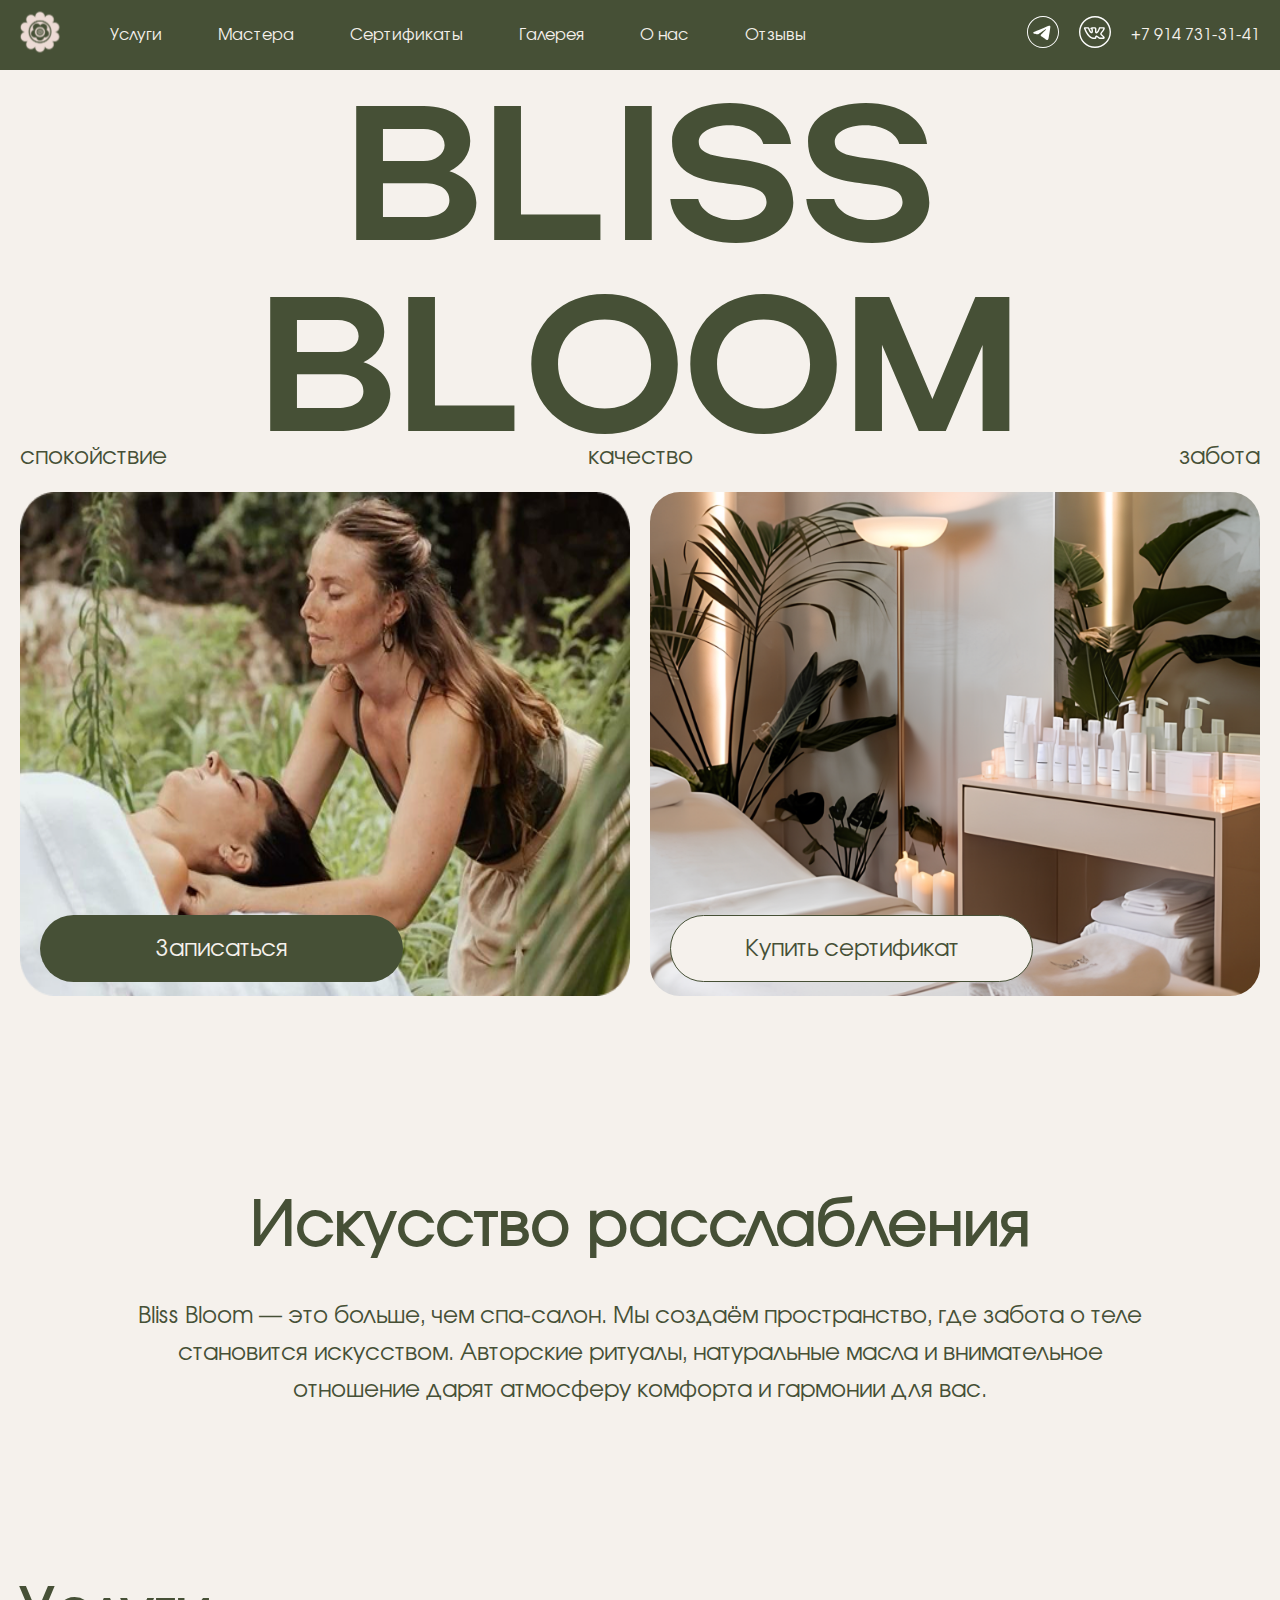
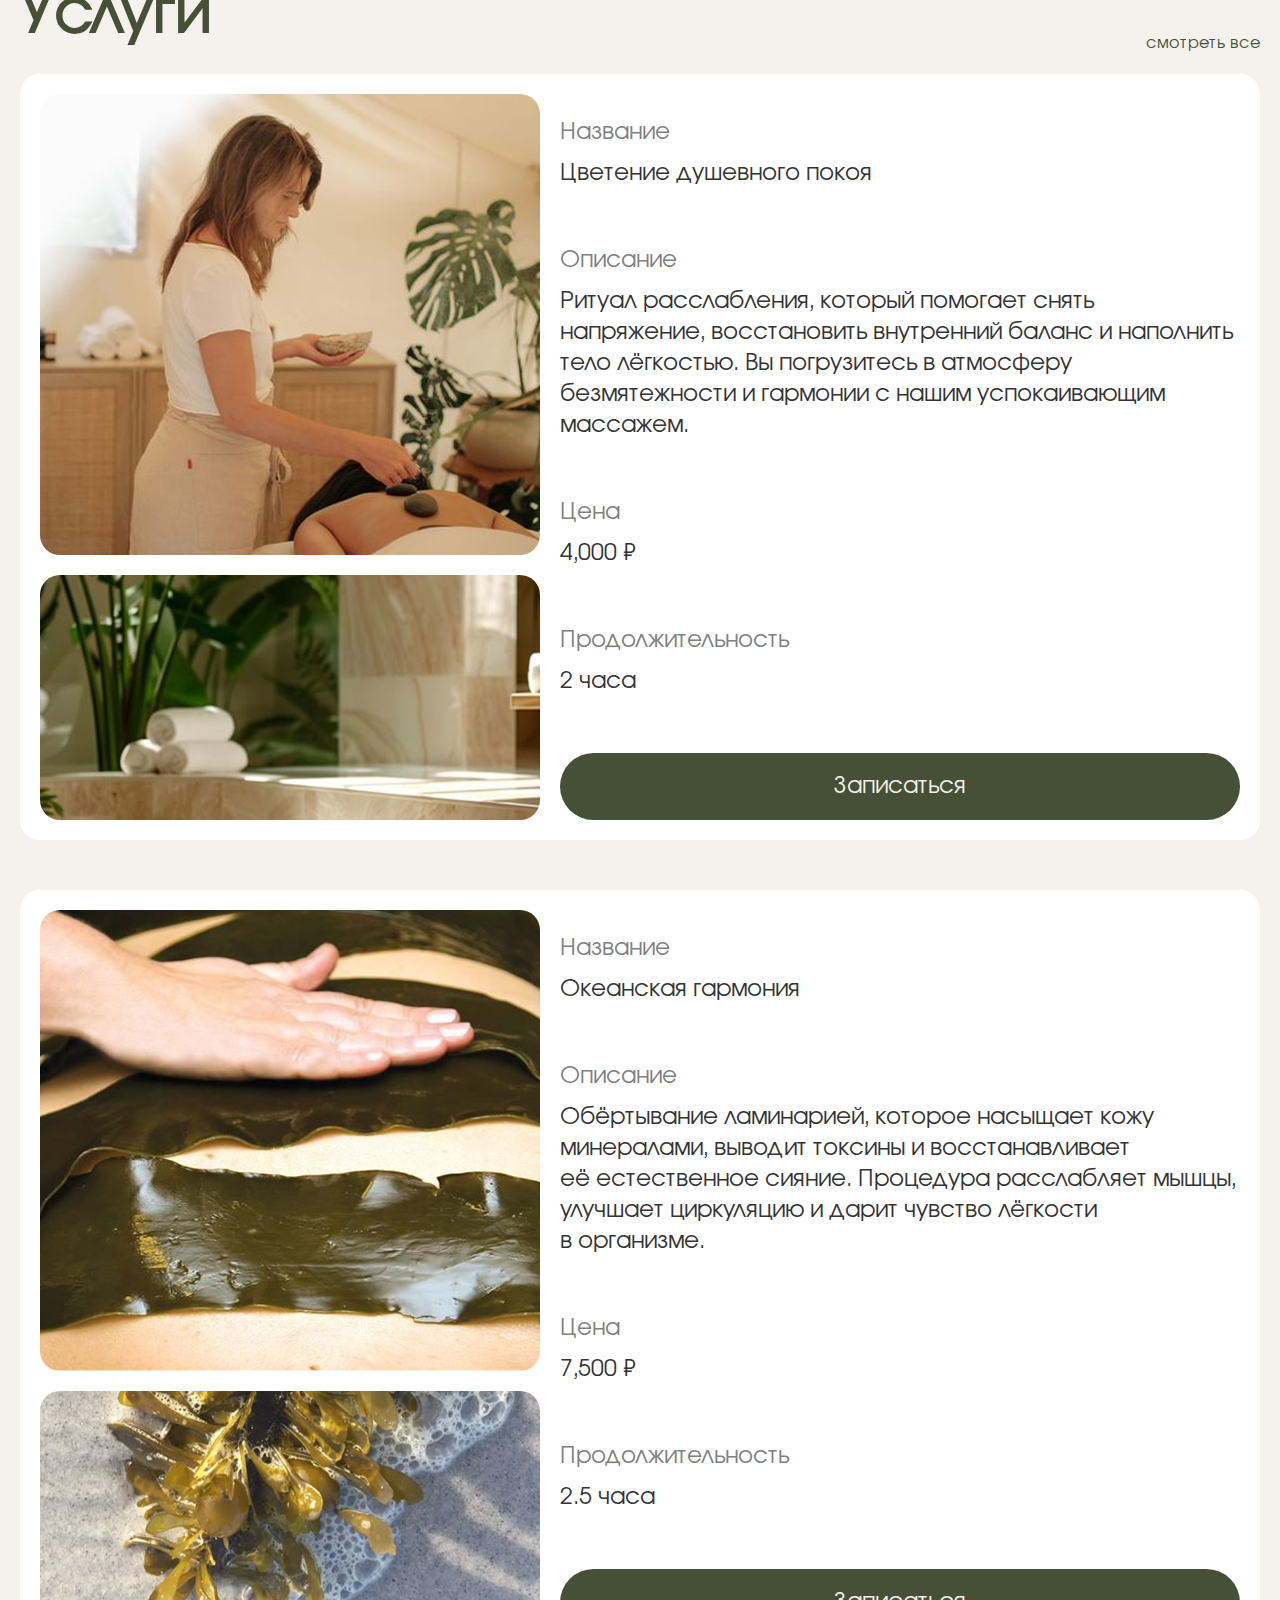
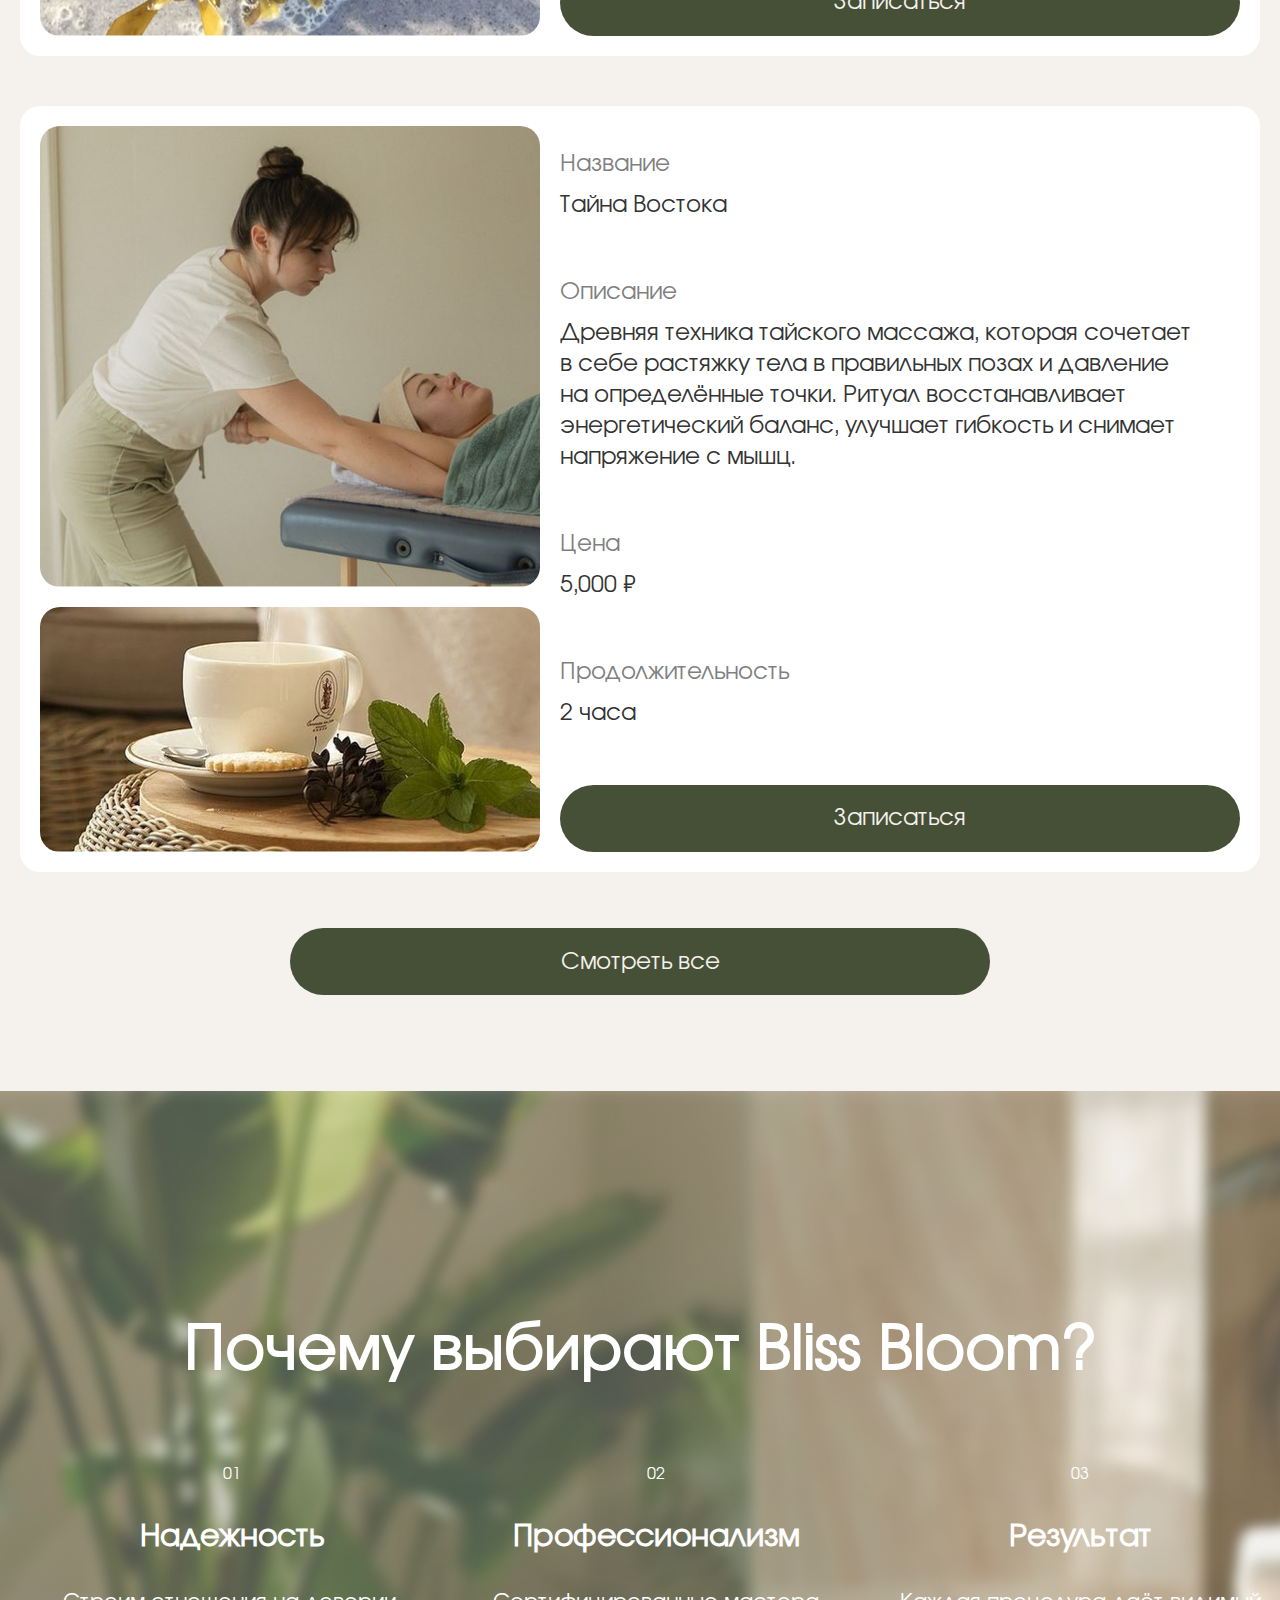
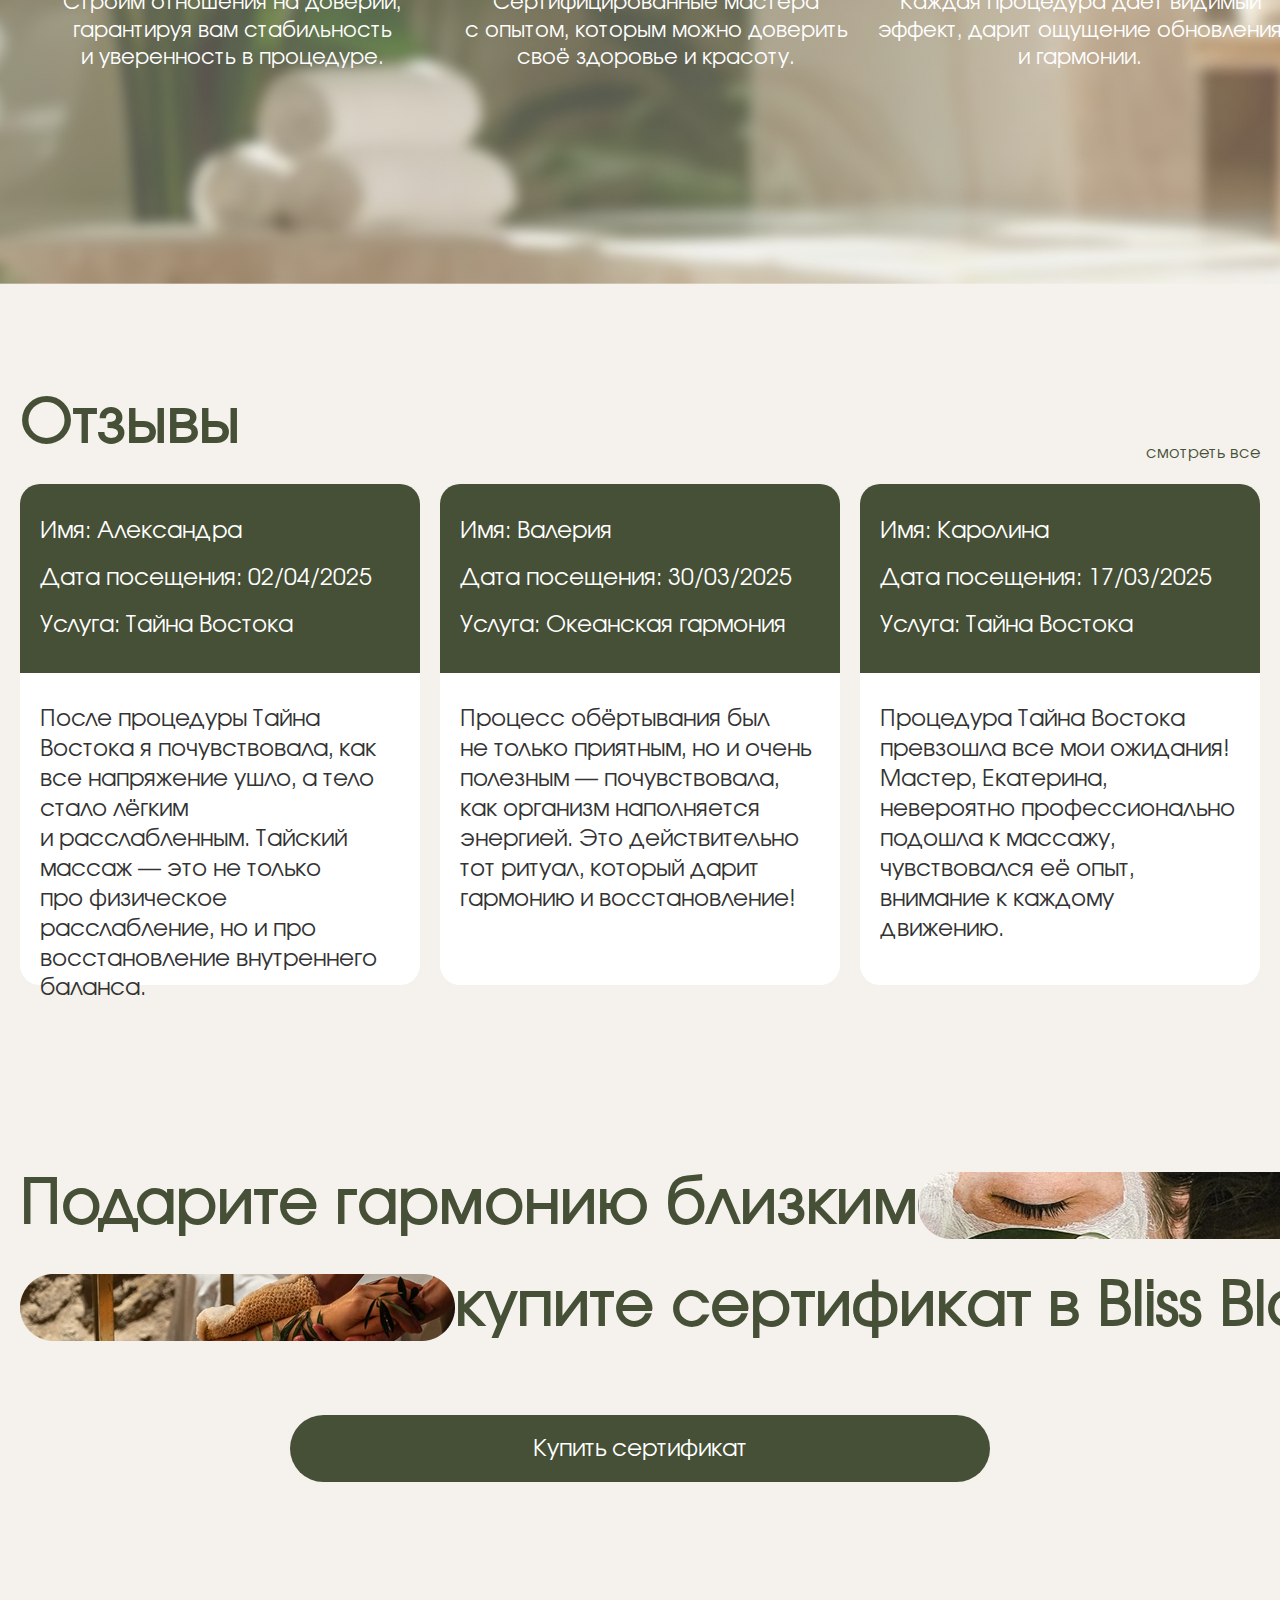
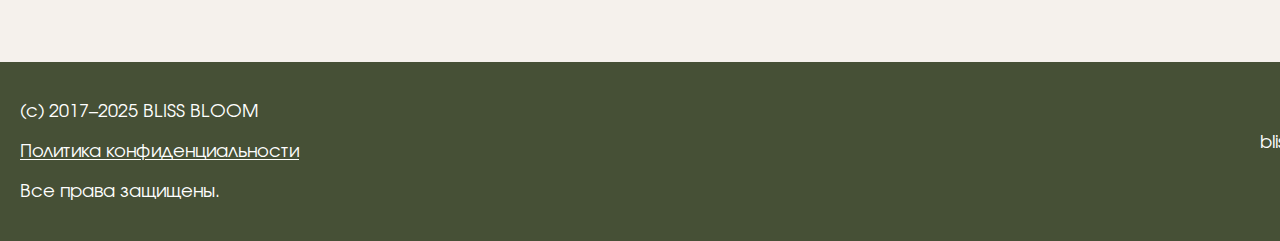
<file: html/index.html>
<!DOCTYPE html>
<html lang="ru">
<head>
    <meta charset="UTF-8">
    <meta name="viewport" content="width=device-width, initial-scale=1.0">
    <title>Bliss Bloom</title>
    <link rel="stylesheet" href="../css/index.css">
    <link rel="stylesheet" href="../css/modal.css">
    <script src="../js/modal.js"></script>
    <script src="../js/modal-services.js"></script>
    <script src="../js/mobile.js"></script>
</head>
<body>
    <!-- Хэдер -->
    <header class="container header-flex">
        <!-- Бургер (только для мобилки) -->
        <button class="burger" aria-label="Меню">
            <span class="burger-line"></span>
            <span class="burger-line"></span>
            <span class="burger-line"></span>
        </button>
        <!-- Мобильное меню только для мобилки -->
        <nav class="mobile-menu" id="mobileMenu">
            <button class="close-btn" aria-label="Закрыть меню">×</button>
            <ul class="mobile-menu-list">
                <li><a href="../html/index.html">Главная</a></li>
                <li><a href="../html/services.html">Услуги</a></li>
                <li><a href="../html/masters.html">Мастера</a></li>
                <li><a href="../html/sertificate.html">Сертификаты</a></li>
                <li><a href="../html/gallery.html">Галерея</a></li>
                <li><a href="../html/aboutus.html">О нас</a></li>
                <li><a href="../html/otziv.html">Отзывы</a></li>
            </ul>            
            <div class="mobile-contacts">
                <a href="tel:+79147313141" class="phone-mobile">+7 914 731-31-41</a>
                <p class="email">blissbloom@mail.ru</p>
            </div>
        </nav>
        <div class="overlay" id="overlay"></div>

        <!-- только для десктопа --> 
        <div class="header-left">
            <a href="/" class="logo">
                <img src="../images/logo.svg" alt="Логотип Bliss Bloom" width="54.47" height="56">
            </a>
            <nav aria-label="Основная навигация">
                <ul>
                    <li><a href="services.html">Услуги</a></li>
                    <li><a href="masters.html">Мастера</a></li>
                    <li><a href="sertificate.html">Сертификаты</a></li>
                    <li><a href="gallery.html">Галерея</a></li>
                    <li><a href="aboutus.html">О нас</a></li>
                    <li><a href="otziv.html">Отзывы</a></li>
                </ul>
            </nav>
        </div>
    
        <div class="header-right">
            <a href="https://t.me/sloborzhakka" class="social-icon">
                <img src="../images/tg.svg" alt="Telegram" width="35" height="35">
            </a>
            <a href="https://vk.com/blissbloom" class="social-icon">
                <img src="../images/vk.svg" alt="VK" width="35" height="35">
            </a>
            <a href="tel:+79147313141" class="phone">+7 914 731-31-41</a>
        </div>
    </header> 

  
    
    <!-- Гланвый блок (1) -->
    <div class="hero container">
        <div class="hero--info">
            <h1>
                <span class="bliss">BLISS</span>
                <span class="bloom">BLOOM</span>
            </h1>
            
            <div class="slogan-row" aria-label="Три ключевых ценности салона">
                <span class="slogan left">спокойствие</span>
                <span class="slogan center">качество</span>
                <span class="slogan right">забота</span>
            </div>
        </div>
    </div>

    <div class="image-row container">
        <div class="image-box">
            <img src="../images/записаться_фото.png" alt="Успокаивающий массаж">
            <button class="image-btn register-btn">Записаться</button>
        </div>
        <div class="image-box">
            <img src="../images/купить_сертификат.png" alt="Массажный кабинет">
            <a href="sertificate.html" class="image-btn certificate-btn">Купить сертификат</a>
        </div>
    </div>

    <!-- Блок 2 -->
    <div class="text-row container">
        <h2 class="text-title">Искусство расслабления</h2>
        <p class="text-description">
            Bliss Bloom — это больше, чем спа-салон. Мы&nbsp;создаём пространство, где забота о теле становится искусством.
            Авторские ритуалы, натуральные масла и внимательное отношение дарят атмосферу комфорта и&nbsp;гармонии для вас.
        </p>
    </div>

    <!-- Блок Услуги -->
    <div class="services-row">
        <div class="services-title">
            <h3 class="services-text">Услуги</h3> 
        </div>
        <div class="services-link">
            <a href="services.html" class="services-all">смотреть все</a>
        </div>
    </div>

    <div class="card">
        <div class="card-left">
          <img src="../images/цветдушпок.png" alt="Процедура Цветение душевного покоя" class="card-image large">
          <img src="../images/цветдушпок2.png" alt="Детали процедуры цветение душевного покоя" class="card-image small">
        </div>

        <div class="card-right">

          <div class="service-block">
            <span class="block-label">Название</span>
            <span class="block-value">Цветение душевного покоя</span>
          </div>
      
          <div class="service-block">
            <span class="block-label">Описание</span>
            <span class="block-value full-description">
                Ритуал расслабления, который помогает снять напряжение, восстановить внутренний баланс и наполнить тело лёгкостью. Вы погрузитесь в атмосферу безмятежности и гармонии с нашим успокаивающим массажем.
            </span>
              <!-- Сокращённый текст -->
            <span class="block-value short-description">
                Ритуал расслабления, который помогает снять напряжение, восстановить внутренний баланс и наполнить тело лёгкостью.
            </span>
          </div>

          <div class="service-block">
            <span class="block-label">Цена</span>
            <span class="block-value">4,000 ₽</span>
          </div>
      
          <div class="service-block">
            <span class="block-label">Продолжительность</span>
            <span class="block-value">2 часа</span>
          </div>
      
          <div class="button-row">
            <button class="action-button signup">Записаться</button>
          </div>
        </div>
    </div>

    <!--2 Блок Услуги -->

    <div class="card">
        <div class="card-left">
          <img src="../images/гармония.png" alt="Процедура Океанская гармония" class="card-image large">
          <img src="../images/гармония2.png" alt="Детали процедуры Океанская гармония" class="card-image small">
        </div>

        <div class="card-right">

          <div class="service-block">
            <span class="block-label">Название</span>
            <span class="block-value">Океанская гармония</span>
          </div>
      
          <div class="service-block">
            <span class="block-label">Описание</span>
            <span class="block-value full-description">
                Обёртывание ламинарией, которое насыщает кожу минералами, выводит токсины и восстанавливает её естественное сияние. Процедура расслабляет мышцы, улучшает циркуляцию и дарит чувство лёгкости в организме.
            </span>
            <span class="block-value short-description">
                Обёртывание ламинарией, насыщает кожу минералами, выводит токсины, восстанавливает её естественное сияние.
            </span>
          </div>

          <div class="service-block">
            <span class="block-label">Цена</span>
            <span class="block-value">7,500 ₽</span>
          </div>
      
          <div class="service-block">
            <span class="block-label">Продолжительность</span>
            <span class="block-value">2.5 часа</span>
          </div>
      
          <div class="button-row">
            <button class="action-button signup">Записаться</button>
          </div>
        </div>
    </div>

    <!--3 Блок Услуги -->

    <div class="card">
        <div class="card-left">
            <img src="../images/востока.png" alt="Процедура Тайна Востока" class="card-image large">
            <img src="../images/востока2.png" alt="Детали процедуры Тайна Востока" class="card-image small">
        </div>
    
        <div class="card-right">
    
            <div class="service-block">
                <span class="block-label">Название</span>
                <span class="block-value">Тайна Востока</span>
            </div>
          
            <div class="service-block">
                <span class="block-label">Описание</span>
                <span class="block-value full-description">
                    Древняя техника тайского массажа, которая сочетает в себе растяжку тела в правильных позах и давление на определённые точки. Ритуал восстанавливает энергетический баланс, улучшает гибкость и снимает напряжение с мышц.
                </span>
                <span class="block-value short-description">
                    Древняя техника, которая сочетает в себе растяжку, давление на определённые точки. Улучшает гибкость и снимает напряжение.
                </span>
            </div>
    
            <div class="service-block">
                <span class="block-label">Цена</span>
                <span class="block-value">5,000 ₽</span>
            </div>
          
            <div class="service-block">
                <span class="block-label">Продолжительность</span>
                <span class="block-value">2 часа</span>
            </div>
          
            <div class="button-row">
                <button class="action-button signup">Записаться</button>
            </div>
        </div>
    </div>

    <!-- Кнопка "Смотреть все" как ссылка -->
    <div class="view-all-button">
        <a href="services.html" class="action-button view-all">Смотреть все</a>
    </div>

    <!-- Блок "Почему выбирают Bliss Bloom?" -->
    <div class="why-choose container">
        <h4>Почему выбирают Bliss&nbsp;Bloom?</h4>
        <img src="../images/почемувыбирают.png" alt="Атмосфера салона Bliss Bloom" class="background-image">
        <div class="why-choose-content">
            <!-- Первая колонка -->
            <div class="why-choose-column">
                <span class="column-number">01</span>
                <span class="column-title">Надежность</span>
                <p class="column-description">Строим отношения на доверии, гарантируя вам стабильность и&nbsp;уверенность в&nbsp;процедуре.</p>
            </div>

            <!-- Первая разделительная полоска -->
            <div class="divider"></div>

            <!-- Вторая колонка -->
            <div class="why-choose-column">
                <span class="column-number">02</span>
                <span class="column-title">Профессионализм</span>
                <p class="column-description">Сертифицированные мастера с&nbsp;опытом, которым можно доверить своё здоровье и&nbsp;красоту.</p>
            </div>

            <!-- Вторая разделительная полоска -->
            <div class="divider"></div>

            <!-- Третья колонка -->
            <div class="why-choose-column">
                <span class="column-number">03</span>
                <span class="column-title">Результат</span>
                <p class="column-description">Каждая процедура даёт видимый эффект, дарит ощущение обновления и&nbsp;гармонии.</p>
            </div>
        </div>
    </div>

    <!-- 5 Блок Отзывы -->

    <div class="reviews">
        <!-- Заголовок и кнопка Смотреть все -->
        <div class="reviews-header">
          <h5>Отзывы</h5>
          <a href="otziv.html" class="view-reviews">смотреть все</a>
        </div>
        
        <!-- Три карточки с отзывами -->
        <div class="reviews-cards">
            <div class="review-card">
                <div class="review-header">
                    <p>Имя: Александра</p>
                    <p>Дата посещения: 02/04/2025</p>
                    <p>Услуга: Тайна Востока</p>
                </div>
                <div class="review-text">
                    <p>После процедуры Тайна Востока я&nbsp;почувствовала, как все напряжение ушло, а тело стало лёгким и&nbsp;расслабленным. Тайский массаж — это не только про&nbsp;физическое расслабление, но&nbsp;и про восстановление внутреннего баланса.</p>
                </div>
            </div>
            <div class="review-card">
                <div class="review-header">
                    <p>Имя: Валерия</p>
                    <p>Дата посещения: 30/03/2025</p>
                    <p>Услуга: Океанская гармония</p>
                </div>
                <div class="review-text">
                    <p>Процесс обёртывания был не&nbsp;только приятным, но и очень полезным — почувствовала, как организм наполняется энергией. Это действительно тот ритуал, который дарит гармонию и&nbsp;восстановление!</p>
                </div>
            </div>
            <div class="review-card">
                <div class="review-header">
                    <p>Имя: Каролина</p>
                    <p>Дата посещения: 17/03/2025</p>
                    <p>Услуга: Тайна Востока</p>
                </div>
                <div class="review-text">
                    <p>Процедура Тайна Востока превзошла все мои ожидания! Мастер, Екатерина, невероятно профессионально подошла к&nbsp;массажу, чувствовался её опыт, внимание к каждому движению.</p>
                </div>
            </div>
        </div>
    </div>

    <!-- 6 Блок Призыв купить сертификат -->
    <div class="gift-section">
        <!-- Верхняя строка: заголовок + правая картинка -->
        <div class="gift-row-top">
            <h6 class="gift-title">Подарите&nbsp;гармонию&nbsp;близким</h6>
            <img src="../images/купить серт1.png" alt="Фото процедуры" class="gift-line-right">
        </div>
    
        <!-- Средняя строка: левая картинка + текст -->
        <div class="gift-row-middle">
            <img src="../images/купить серт2.png" alt="Фото кабинета" class="gift-line-left">
            <h6 class="gift-subtitle">купите&nbsp;сертификат&nbsp;в&nbsp;Bliss&nbsp;Bloom!</h6>
        </div>
    
        <!-- Кнопка -->
        <div class="gift-button-wrapper">
            <a href="sertificate.html" class="gift-button">Купить сертификат</a>
        </div>
    </div>
  
    <!-- ФУТЕР -->
    <footer>
        <div class="footer-left">
            <div class="copyright">(с) 2017–2025 BLISS BLOOM</div>
            <div class="policy">Политика конфиденциальности</div>
            <div class="rights">Все права защищены.</div>
        </div>
      
        <div class="footer-right">
            <a href="tel:+79147313141" class="phone">+7 914 731-31-41</a>
            <div class="email">blissbloom@mail.ru</div>
            <div class="socials">
                <a href="https://t.me/sloborzhakka" class="social-icon">
                    <img src="../images/tg.svg" alt="Telegram" width="35" height="35">
                </a>
                <a href="https://vk.com/blissbloom" class="social-icon">
                    <img src="../images/vk.svg" alt="VK" width="35" height="35">
                </a>
            </div>
        </div>
    </footer>

    <!-- Модальное окно для первого блока главной страницы-->
    <div class="modal-overlay" id="modalOverlay">
      <div class="modal">
          <button class="modal-close" id="modalClose">✕</button>
          <h3 class="modal-title">Записаться</h3>
          <p class="modal-subtitle">*заполните форму и наш менеджер свяжется с вами в течение 10-15 минут для уточнения подробностей</p>
          <form class="modal-form" id="modalForm">
              <div class="input-field">
                  <input type="text" placeholder="Имя" required>
              </div>
              <div class="input-field">
                  <input type="tel" placeholder="Телефон (8 XXX XXX-XX-XX)" pattern="^(?:\+7|8)\s?\(?\d{3}\)?\s?\d{3}-?\d{2}-?\d{2}$" required>
              </div>
              <div class="input-field">
                  <input type="email" name="email" placeholder="Почта" required>
              </div>
              <div class="input-field">
                <input type="date" id="dateInput" placeholder="Дата записи" required>
              </div>
              <div class="input-field">
                  <select name="service" required>
                      <option value="" disabled selected>Выберите услугу</option>
                      <option value="peace">Цветение душевного покоя</option>
                      <option value="east">Тайна Востока</option>
                      <option value="ocean">Океанская гармония</option>
                      <option value="silk">Шелковое восстановление</option>
                  </select>
              </div>
              <div class="input-field">
                  <select name="contact-method" required>
                      <option value="" disabled selected>Как с Вами связаться</option>
                      <option value="email">По почте</option>
                      <option value="phone">По номеру телефона</option>
                      <option value="telegram">В Телеграме</option>
                      <option value="vk">В ВК</option>
                      <option value="whatsapp">В WhatsApp</option>
                  </select>
              </div>
              <button type="submit" class="modal-submit" id="modalSubmit">Отправить</button>
          </form>
      </div>
    </div>

    <!-- Модальное окно для блока с услугой -->
    <div class="modal-overlay" id="modalOverlayService">
        <div class="modal">
        <button class="modal-close" id="modalCloseService">✕</button>
        <h3 class="modal-title">Записаться</h3>
        <p class="modal-subtitle">
            *заполните форму и наш менеджер свяжется с вами в течение 10-15 минут для уточнения подробностей
        </p>
    
        <!-- Блок с услугой -->
        <div class="modal-service-row">
            <span class="modal-service-label">Услуга:</span>
            <span class="modal-service-name" id="modalServiceName">Название услуги</span>
        </div>
    
        <form class="modal-form" id="modalFormService">
            <div class="input-field">
            <input type="text" placeholder="Имя" required>
            </div>
            <div class="input-field">
            <input type="tel" placeholder="Телефон (8 XXX XXX-XX-XX)" pattern="^(?:\+7|8)\s?\(?\d{3}\)?\s?\d{3}-?\d{2}-?\d{2}$" required>
            </div>
            <div class="input-field">
            <input type="email" name="email" placeholder="Почта" required>
            </div>
            <div class="input-field">
            <input type="date" id="dateInputService" placeholder="Дата записи" required>
            </div>
            <div class="input-field">
            <select name="contact-method" required>
                <option value="" disabled selected>Как с Вами связаться</option>
                <option value="email">По почте</option>
                <option value="phone">По номеру телефона</option>
                <option value="telegram">В Телеграме</option>
                <option value="vk">В ВК</option>
                <option value="whatsapp">В WhatsApp</option>
            </select>
            </div>
            <button type="submit" class="modal-submit" id="modalSubmitService">Отправить</button>
        </form>
        </div>
    </div>
  
</body>
</html>
</file>
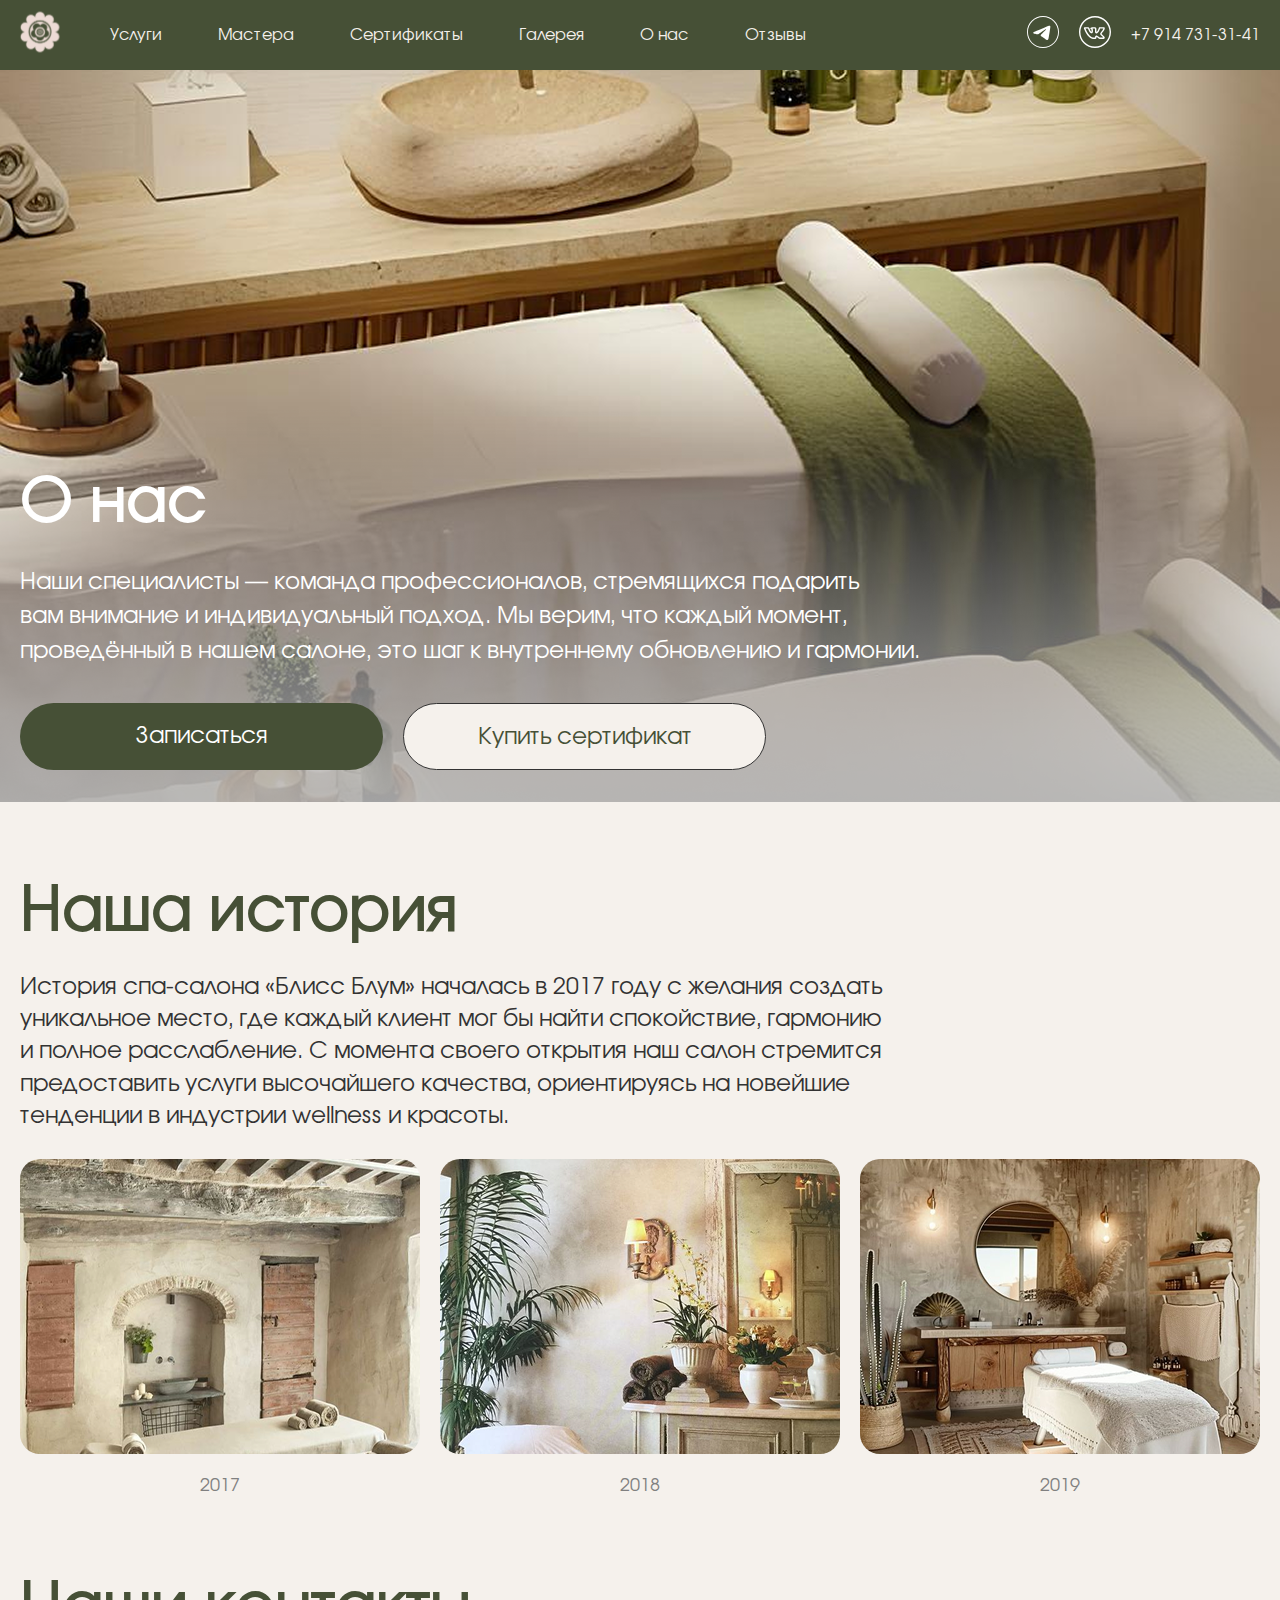
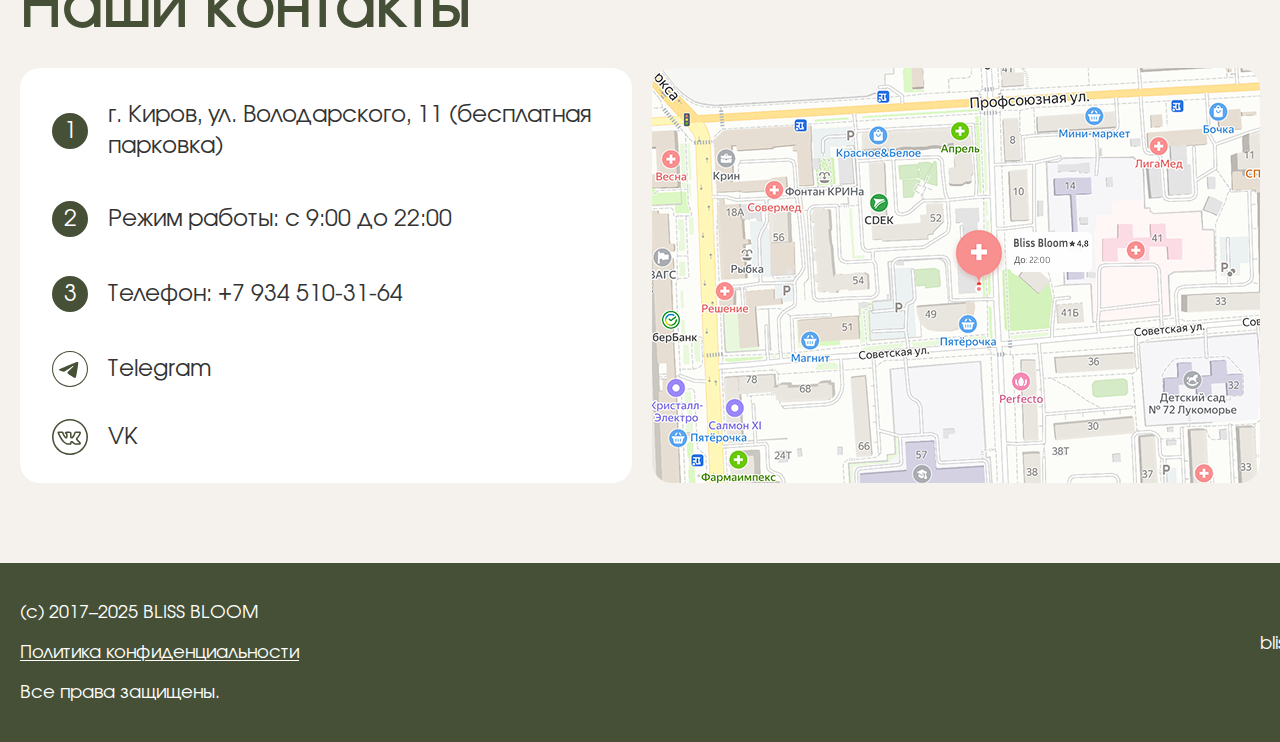
<file: html/aboutus.html>
<!DOCTYPE html>
<html lang="ru">
<head>
    <meta charset="UTF-8">
    <meta name="viewport" content="width=device-width, initial-scale=1.0">
    <title>О нас</title>
    <link rel="stylesheet" href="../css/aboutus.css">
    <link rel="stylesheet" href="../css/modal.css">
    <script src="../js/modal.js"></script>
    <script src="../js/mobile.js"></script>
</head>

<body>
    <!-- Хэдер -->
    <header class="container header-flex">
        <!-- Бургер (только для мобилки) -->
        <button class="burger" aria-label="Меню">
            <span class="burger-line"></span>
            <span class="burger-line"></span>
            <span class="burger-line"></span>
        </button>
        <!-- Мобильное меню только для мобилки -->
        <nav class="mobile-menu" id="mobileMenu">
            <button class="close-btn" aria-label="Закрыть меню">×</button>
            <ul class="mobile-menu-list">
                <li><a href="../html/index.html">Главная</a></li>
                <li><a href="../html/services.html">Услуги</a></li>
                <li><a href="../html/masters.html">Мастера</a></li>
                <li><a href="../html/sertificate.html">Сертификаты</a></li>
                <li><a href="../html/gallery.html">Галерея</a></li>
                <li><a href="../html/aboutus.html">О нас</a></li>
                <li><a href="../html/otziv.html">Отзывы</a></li>
            </ul>            
            <div class="mobile-contacts">
                <a href="tel:+79147313141" class="phone-mobile">+7 914 731-31-41</a>
                <p class="email">blissbloom@mail.ru</p>
            </div>
        </nav>
        <div class="overlay" id="overlay"></div>

        <!-- только для десктопа --> 
        <div class="header-left">
            <a href="index.html" class="logo">
                <img src="../images/logo.svg" alt="Логотип Bliss Bloom" width="54.47" height="56">
            </a>
            <nav aria-label="Основная навигация">
                <ul>
                    <li><a href="services.html">Услуги</a></li>
                    <li><a href="masters.html">Мастера</a></li>
                    <li><a href="sertificate.html">Сертификаты</a></li>
                    <li><a href="gallery.html">Галерея</a></li>
                    <li><a href="aboutus.html">О нас</a></li>
                    <li><a href="otziv.html">Отзывы</a></li>
                </ul>
            </nav>
        </div>
    
        <div class="header-right">
            <a href="https://t.me/sloborzhakka" class="social-icon">
                <img src="../images/tg.svg" alt="Telegram" width="35" height="35">
            </a>
            <a href="https://vk.com/blissbloom" class="social-icon">
                <img src="../images/vk.svg" alt="VK" width="35" height="35">
            </a>
            <a href="tel:+79147313141" class="phone">+7 914 731-31-41</a>
        </div>
    </header>

    <!-- 1 блок -->    
    <section class="aboutus-hero">
        <img src="../images/мастера главное.png" alt="Интерьер зоны отдыха с бассейном" class="aboutus-hero-image">
    
        <div class="aboutus-hero-content">
            <h1 class="aboutus-hero-title">О нас</h1>
            <p class="aboutus-hero-subtitle">
                Наши специалисты — команда профессионалов, стремящихся подарить вам внимание и индивидуальный подход. Мы верим, что каждый момент, проведённый в нашем салоне, это шаг к внутреннему обновлению и гармонии.
            </p>
            <div class="aboutus-hero-buttons">
                <button class="hero-button register-btn">Записаться</button>
                <a href="sertificate.html" class="hero-button gift-btn">Купить сертификат</a>
            </div>
        </div>
    </section>

    <!-- 2 блок --> 
    <div class="about-history">

        <h2 class="about-history-title">Наша история</h2>
      
        <p class="about-history-text">
          История спа-салона «Блисс Блум» началась в 2017 году с желания создать уникальное место, где каждый клиент мог бы найти спокойствие, гармонию и полное расслабление. С момента своего открытия наш салон стремится предоставить услуги высочайшего качества, ориентируясь на новейшие тенденции в индустрии wellness и красоты.
        </p>
      
        <div class="about-history-photos">
            <div>
                <img src="../images/наша история 2017.png" alt="Фото нашего салона 2017 год">
                <div class="about-history-caption">2017</div>
            </div>
            <div>
                <img src="../images/наша история 2018.png" alt="Фото нашего салона 2018 год">
                <div class="about-history-caption">2018</div>
            </div>
            <div>
                <img src="../images/наша история 2019.png" alt="Фото нашего салона 2019 год">
                <div class="about-history-caption">2019</div>
            </div>
        </div>
    </div>
      
    <!-- Третий блок - Контакты -->
    <div class="about-contacts">
        <h3 class="about-contacts-title">Наши контакты</h3>
    
        <div class="about-contacts-wrapper">
            <!-- Левый блок с контактами -->
            <div class="contact-info">
                <div class="contact-item">
                <div class="contact-circle">1</div>
                <div class="contact-text">
                    г. Киров, ул. Володарского, 11 (бесплатная парковка)
                </div>
                </div>
        
                <div class="contact-item">
                <div class="contact-circle">2</div>
                <div class="contact-text">Режим работы: с 9:00 до 22:00</div>
                </div>
        
                <div class="contact-item">
                    <div class="contact-circle">3</div>
                    <div class="contact-text">
                      Телефон: <a href="tel:+79345103164" class="phone-link">+7 934 510-31-64</a>
                    </div>
                </div>
        
                <div class="contact-social">
                <a href="https://t.me/sloborzhakka" target="_blank" class="social-link">
                    <img src="../images/tg aboutus.svg" alt="Ссылка на наш Telegram">
                    <span>Telegram</span>
                </a>
        
                <a href="https://vk.com/blissbloom" target="_blank" class="social-link">
                    <img src="../images/vk aboutus.svg" alt="Ссылка на наш VK">
                    <span>VK</span>
                </a>
                </div>
            </div>
        
            <!-- Правый блок с картой -->
            <div class="contact-map">
                <img src="../images/о нас карта.png" alt="Карта - расположение нашего магазина">
            </div>
        </div>
    </div>
  
    <!-- ФУТЕР -->
    <footer>
        <div class="footer-left">
            <div class="copyright">(с) 2017–2025 BLISS BLOOM</div>
            <div class="policy">Политика конфиденциальности</div>
            <div class="rights">Все права защищены.</div>
        </div>
      
        <div class="footer-right">
            <a href="tel:+79147313141" class="phone">+7 914 731-31-41</a>
            <div class="email">blissbloom@mail.ru</div>
            <div class="socials">
                <a href="https://t.me/sloborzhakka" class="social-icon">
                    <img src="../images/tg.svg" alt="Telegram" width="35" height="35">
                </a>
                <a href="https://vk.com/blissbloom" class="social-icon">
                    <img src="../images/vk.svg" alt="VK" width="35" height="35">
                </a>
            </div>
        </div>
    </footer>


    <!-- Модальное окно для первого блока главной страницы-->
    <div class="modal-overlay" id="modalOverlay">
      <div class="modal">
          <button class="modal-close" id="modalClose">✕</button>
          <h3 class="modal-title">Записаться</h3>
          <p class="modal-subtitle">*заполните форму и наш менеджер свяжется с вами в течение 10-15 минут для уточнения подробностей</p>
          <form class="modal-form" id="modalForm">
              <div class="input-field">
                  <input type="text" placeholder="Имя" required>
              </div>
              <div class="input-field">
                  <input type="tel" placeholder="Телефон (8 XXX XXX-XX-XX)" pattern="^(?:\+7|8)\s?\(?\d{3}\)?\s?\d{3}-?\d{2}-?\d{2}$" required>
              </div>
              <div class="input-field">
                  <input type="email" name="email" placeholder="Почта" required>
              </div>
              <div class="input-field">
                <input type="date" id="dateInput" placeholder="Дата записи" required>
              </div>
              <div class="input-field">
                  <select name="service" required>
                      <option value="" disabled selected>Выберите услугу</option>
                      <option value="peace">Цветение душевного покоя</option>
                      <option value="east">Тайна Востока</option>
                      <option value="ocean">Океанская гармония</option>
                      <option value="silk">Шелковое восстановление</option>
                  </select>
              </div>
              <div class="input-field">
                  <select name="contact-method" required>
                      <option value="" disabled selected>Как с Вами связаться</option>
                      <option value="email">По почте</option>
                      <option value="phone">По номеру телефона</option>
                      <option value="telegram">В Телеграме</option>
                      <option value="vk">В ВК</option>
                      <option value="whatsapp">В WhatsApp</option>
                  </select>
              </div>
              <button type="submit" class="modal-submit" id="modalSubmit">Отправить</button>
          </form>
      </div>
    </div>
</body>
</html>
</file>
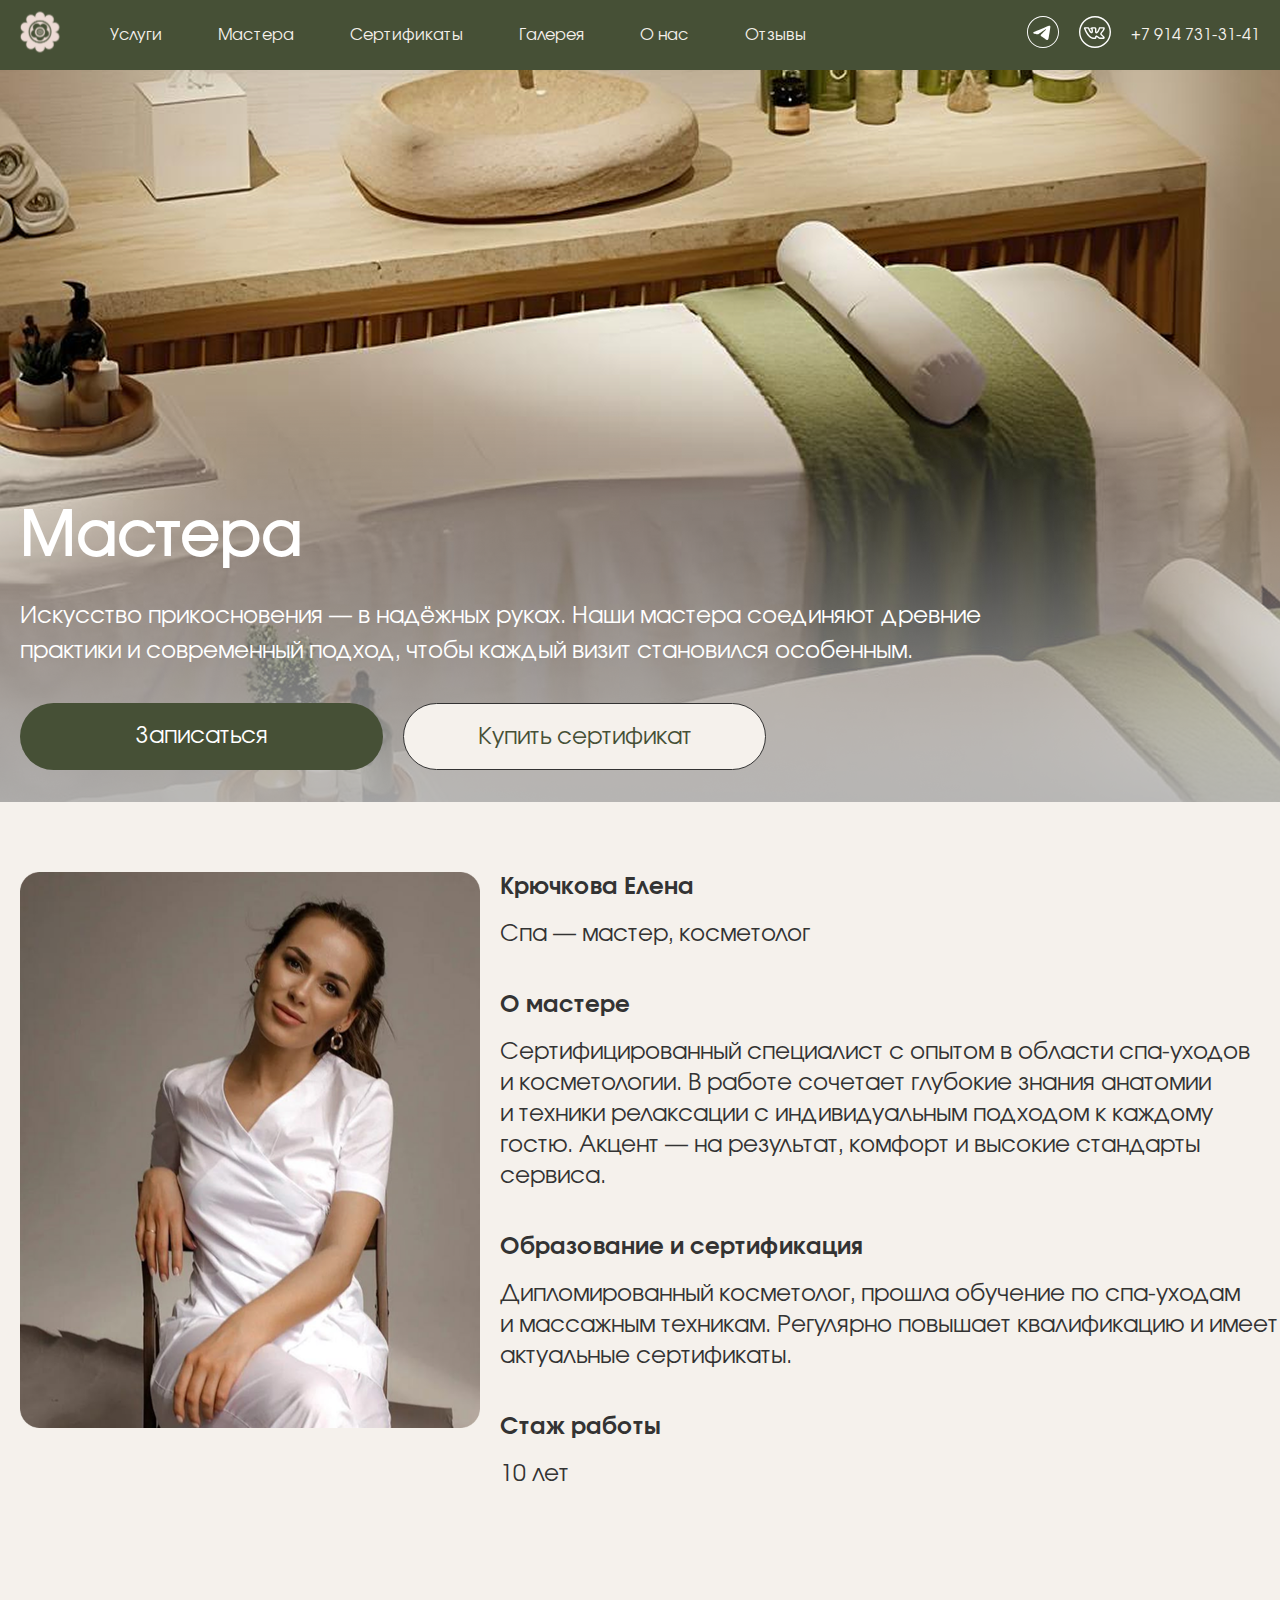
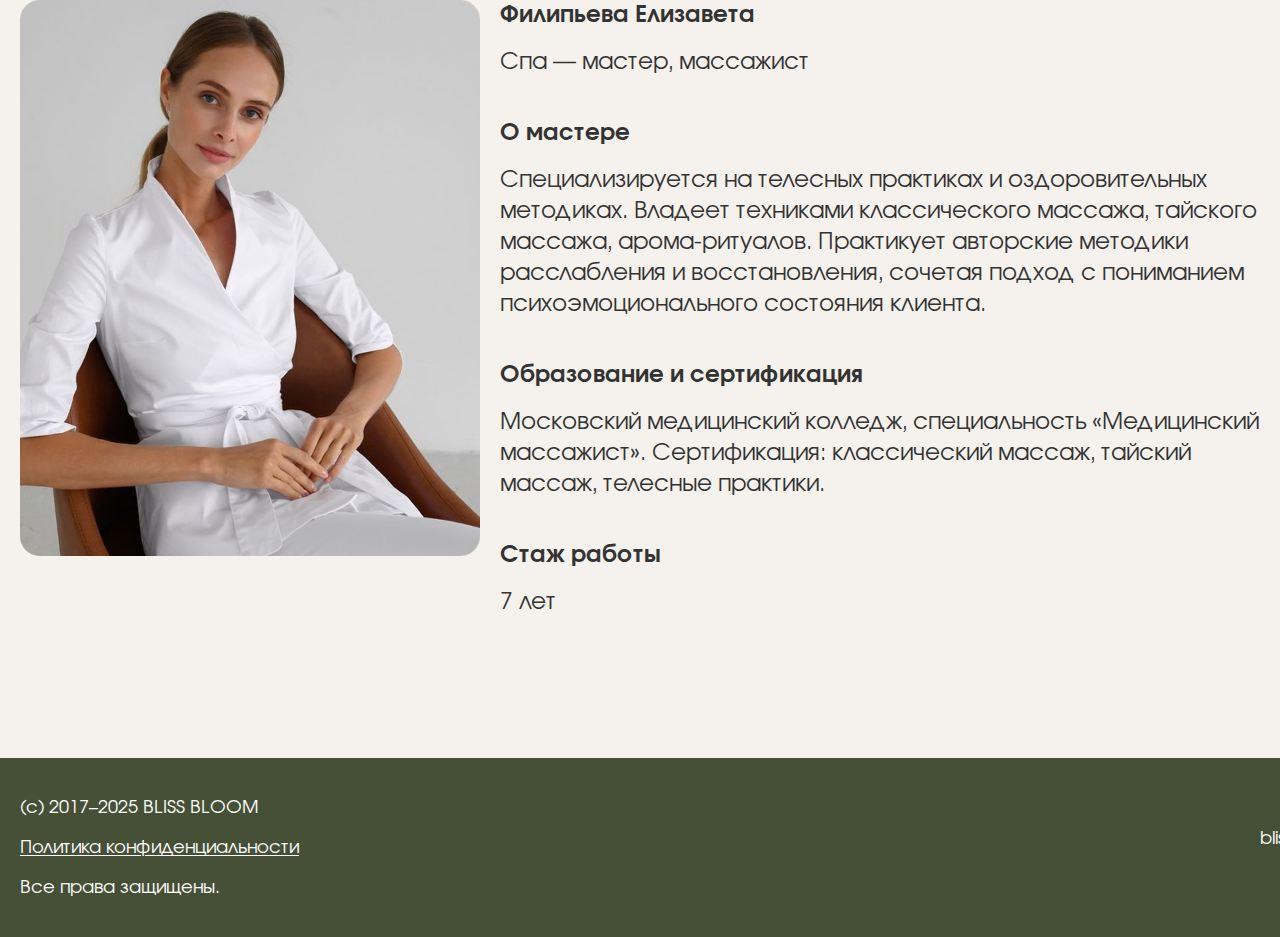
<file: html/masters.html>
<!DOCTYPE html>
<html lang="ru">
<head>
    <meta charset="UTF-8">
    <meta name="viewport" content="width=device-width, initial-scale=1.0">
    <title>Мастера</title>
    <link rel="stylesheet" href="../css/masters.css">
    <link rel="stylesheet" href="../css/modal.css">
    <script src="../js/modal.js"></script>
    <script src="../js/mobile.js"></script>
</head>

<body>
    <!-- Хэдер -->
    <header class="container header-flex">
        <!-- Бургер (только для мобилки) -->
        <button class="burger" aria-label="Меню">
            <span class="burger-line"></span>
            <span class="burger-line"></span>
            <span class="burger-line"></span>
        </button>
        <!-- Мобильное меню только для мобилки -->
        <nav class="mobile-menu" id="mobileMenu">
            <button class="close-btn" aria-label="Закрыть меню">×</button>
            <ul class="mobile-menu-list">
                <li><a href="../html/index.html">Главная</a></li>
                <li><a href="../html/services.html">Услуги</a></li>
                <li><a href="../html/masters.html">Мастера</a></li>
                <li><a href="../html/sertificate.html">Сертификаты</a></li>
                <li><a href="../html/gallery.html">Галерея</a></li>
                <li><a href="../html/aboutus.html">О нас</a></li>
                <li><a href="../html/otziv.html">Отзывы</a></li>
            </ul>            
            <div class="mobile-contacts">
                <a href="tel:+79147313141" class="phone-mobile">+7 914 731-31-41</a>
                <p class="email">blissbloom@mail.ru</p>
            </div>
        </nav>
        <div class="overlay" id="overlay"></div>

        <!-- только для десктопа --> 
        <div class="header-left">
            <a href="index.html" class="logo">
                <img src="../images/logo.svg" alt="Логотип Bliss Bloom" width="54.47" height="56">
            </a>
            <nav aria-label="Основная навигация">
                <ul>
                    <li><a href="services.html">Услуги</a></li>
                    <li><a href="masters.html">Мастера</a></li>
                    <li><a href="sertificate.html">Сертификаты</a></li>
                    <li><a href="gallery.html">Галерея</a></li>
                    <li><a href="aboutus.html">О нас</a></li>
                    <li><a href="otziv.html">Отзывы</a></li>
                </ul>
            </nav>
        </div>
    
        <div class="header-right">
            <a href="https://t.me/sloborzhakka" class="social-icon">
                <img src="../images/tg.svg" alt="Telegram" width="35" height="35">
            </a>
            <a href="https://vk.com/blissbloom" class="social-icon">
                <img src="../images/vk.svg" alt="VK" width="35" height="35">
            </a>
            <a href="tel:+79147313141" class="phone">+7 914 731-31-41</a>
        </div>
    </header>

    <!-- 1 блок -->    
    <section class="masters-hero">
        <img src="../images/мастера главное.png" alt="Интерьер процедурного кабинета" class="masters-hero-image">
    
        <div class="masters-hero-content">
            <h1 class="masters-hero-title">Мастера</h1>
            <p class="masters-hero-subtitle">
                Искусство прикосновения — в надёжных руках. Наши мастера соединяют древние практики и современный подход, чтобы каждый визит становился особенным.
            </p>
            <div class="masters-hero-buttons">
                <button class="hero-button register-btn">Записаться</button>
                <a href="sertificate.html" class="hero-button gift-btn">Купить сертификат</a>
            </div>
        </div>
    </section>

    <!-- 2 блок 1 мастер -->
    <div class="master-card">
        <img src="../images/мастера елена.png" alt="Крючкова Елена" class="master-photo" />
        <div class="master-info">
            <div class="info-block">
                <p class="title">Крючкова Елена</p>
                <p class="subtitle">Спа — мастер, косметолог</p>
            </div>
      
            <div class="info-block">
                <p class="title">О мастере</p>
                <p class="text">
                    Сертифицированный специалист с опытом в области спа-уходов и косметологии. В работе сочетает глубокие знания анатомии и техники релаксации с индивидуальным подходом к каждому гостю. Акцент — на результат, комфорт и высокие стандарты сервиса.
                </p>
            </div>
      
            <div class="info-block">
                <p class="title">Образование и сертификация</p>
                <p class="text">
                    Дипломированный косметолог, прошла обучение по спа-уходам и массажным техникам. Регулярно повышает квалификацию и имеет актуальные сертификаты.
                </p>
            </div>
      
            <div class="info-block">
                <p class="title">Стаж работы</p>
                <p class="text">10 лет</p>
            </div>
        </div>
    </div>
          
    <!-- 3 блок 2 мастер -->
    <div class="master-card">
        <img src="../images/мастера лиза.png" alt="Филипьева Елизавета" class="master-photo" />
        <div class="master-info">
            <div class="info-block">
                <p class="title">Филипьева Елизавета</p>
                <p class="subtitle">Спа — мастер, массажист</p>
            </div>
      
            <div class="info-block">
                <p class="title">О мастере</p>
                <p class="text">
                    Специализируется на телесных практиках и оздоровительных методиках. Владеет техниками классического массажа, тайского массажа, арома-ритуалов. Практикует авторские методики расслабления и восстановления, сочетая подход с пониманием психоэмоционального состояния клиента.
                </p>
            </div>
      
            <div class="info-block">
                <p class="title">Образование и сертификация</p>
                <p class="text">
                    Московский медицинский колледж, специальность «Медицинский массажист». Сертификация: классический массаж, тайский массаж, телесные практики.
            </div>
      
            <div class="info-block">
                <p class="title">Стаж работы</p>
                <p class="text">7 лет</p>
            </div>
        </div>
    </div>
        
    
    <!-- ФУТЕР -->
    <footer>
        <div class="footer-left">
            <div class="copyright">(с) 2017–2025 BLISS BLOOM</div>
            <div class="policy">Политика конфиденциальности</div>
            <div class="rights">Все права защищены.</div>
        </div>
      
        <div class="footer-right">
            <a href="tel:+79147313141" class="phone">+7 914 731-31-41</a>
            <div class="email">blissbloom@mail.ru</div>
            <div class="socials">
                <a href="https://t.me/sloborzhakka" class="social-icon">
                    <img src="../images/tg.svg" alt="Telegram" width="35" height="35">
                </a>
                <a href="https://vk.com/blissbloom" class="social-icon">
                    <img src="../images/vk.svg" alt="VK" width="35" height="35">
                </a>
            </div>
        </div>
    </footer>

    <!-- Модальное окно для первого блока главной страницы-->
    <div class="modal-overlay" id="modalOverlay">
      <div class="modal">
          <button class="modal-close" id="modalClose">✕</button>
          <h3 class="modal-title">Записаться</h3>
          <p class="modal-subtitle">*заполните форму и наш менеджер свяжется с вами в течение 10-15 минут для уточнения подробностей</p>
          <form class="modal-form" id="modalForm">
              <div class="input-field">
                  <input type="text" placeholder="Имя" required>
              </div>
              <div class="input-field">
                  <input type="tel" placeholder="Телефон (8 XXX XXX-XX-XX)" pattern="^(?:\+7|8)\s?\(?\d{3}\)?\s?\d{3}-?\d{2}-?\d{2}$" required>
              </div>
              <div class="input-field">
                  <input type="email" name="email" placeholder="Почта" required>
              </div>
              <div class="input-field">
                <input type="date" id="dateInput" placeholder="Дата записи" required>
              </div>
              <div class="input-field">
                  <select name="service" required>
                      <option value="" disabled selected>Выберите услугу</option>
                      <option value="peace">Цветение душевного покоя</option>
                      <option value="east">Тайна Востока</option>
                      <option value="ocean">Океанская гармония</option>
                      <option value="silk">Шелковое восстановление</option>
                  </select>
              </div>
              <div class="input-field">
                  <select name="contact-method" required>
                      <option value="" disabled selected>Как с Вами связаться</option>
                      <option value="email">По почте</option>
                      <option value="phone">По номеру телефона</option>
                      <option value="telegram">В Телеграме</option>
                      <option value="vk">В ВК</option>
                      <option value="whatsapp">В WhatsApp</option>
                  </select>
              </div>
              <button type="submit" class="modal-submit" id="modalSubmit">Отправить</button>
          </form>
      </div>
    </div>
</body>
</html>
</file>
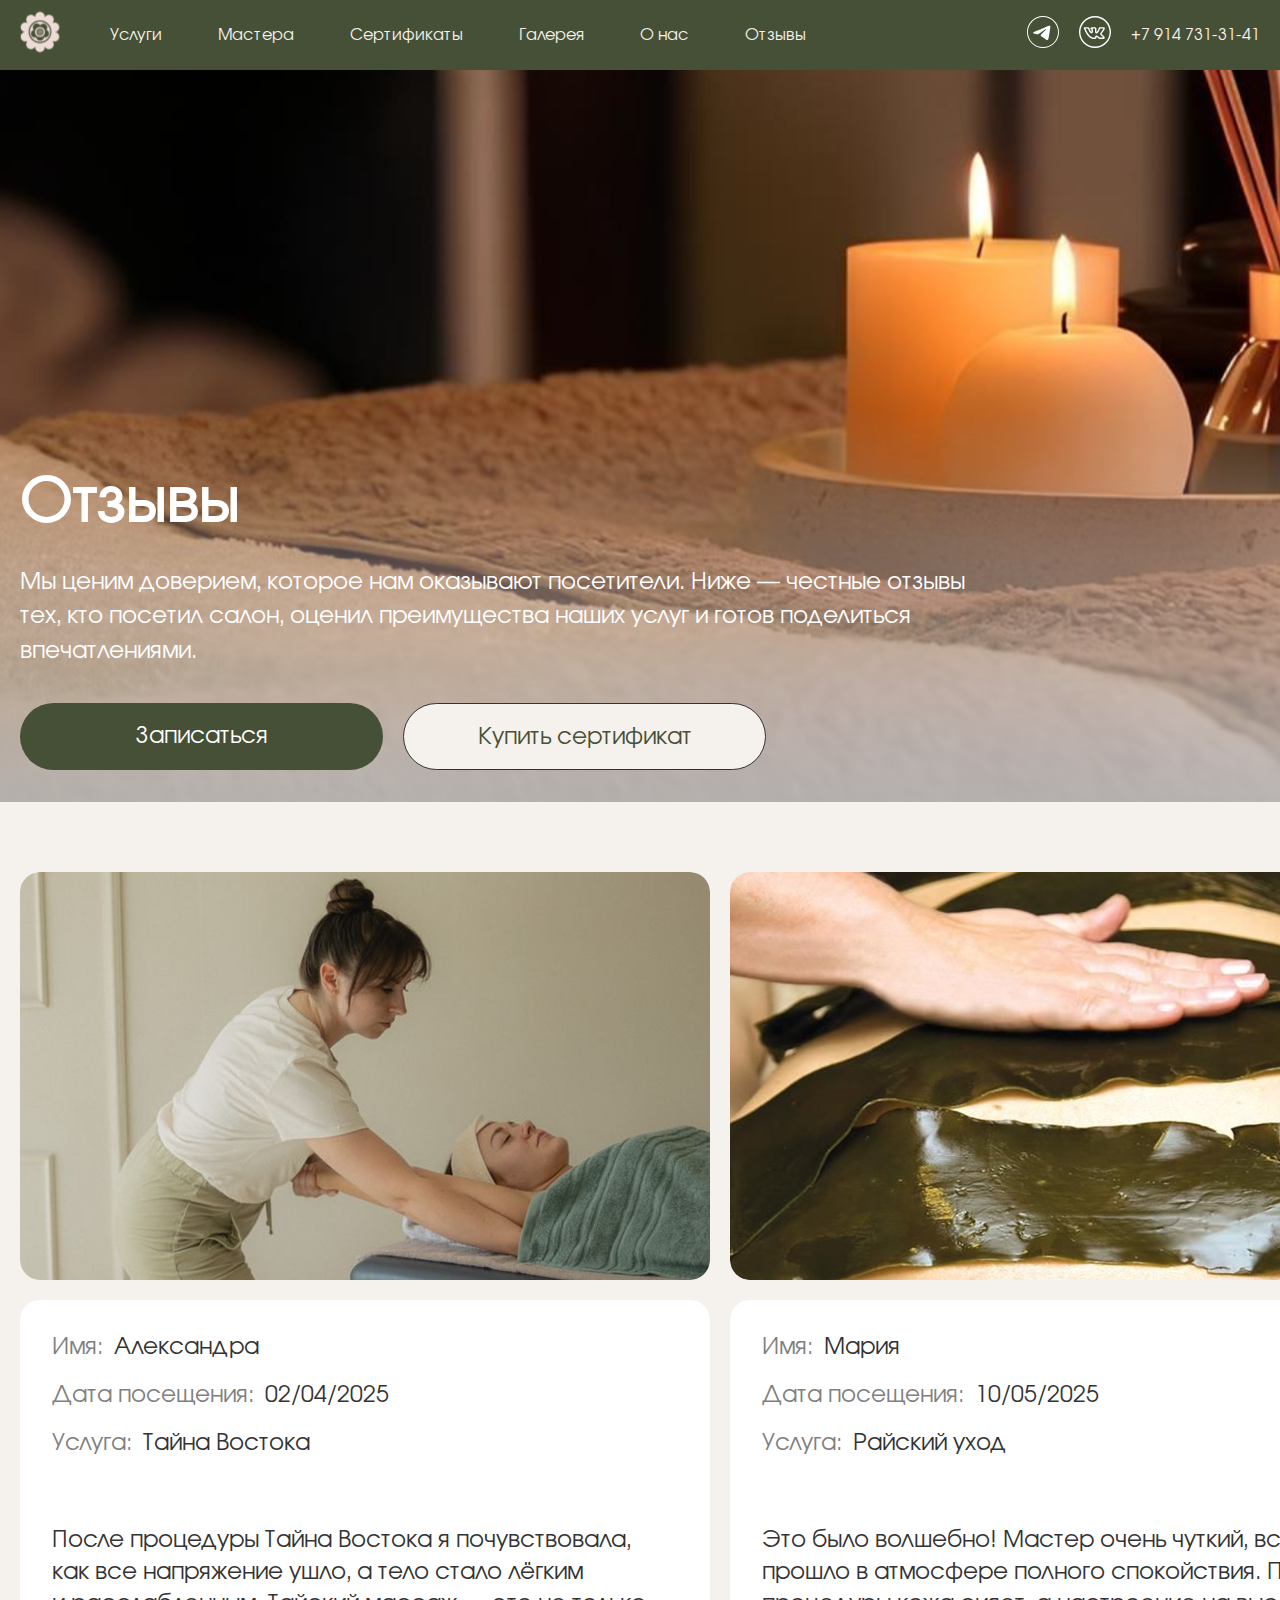
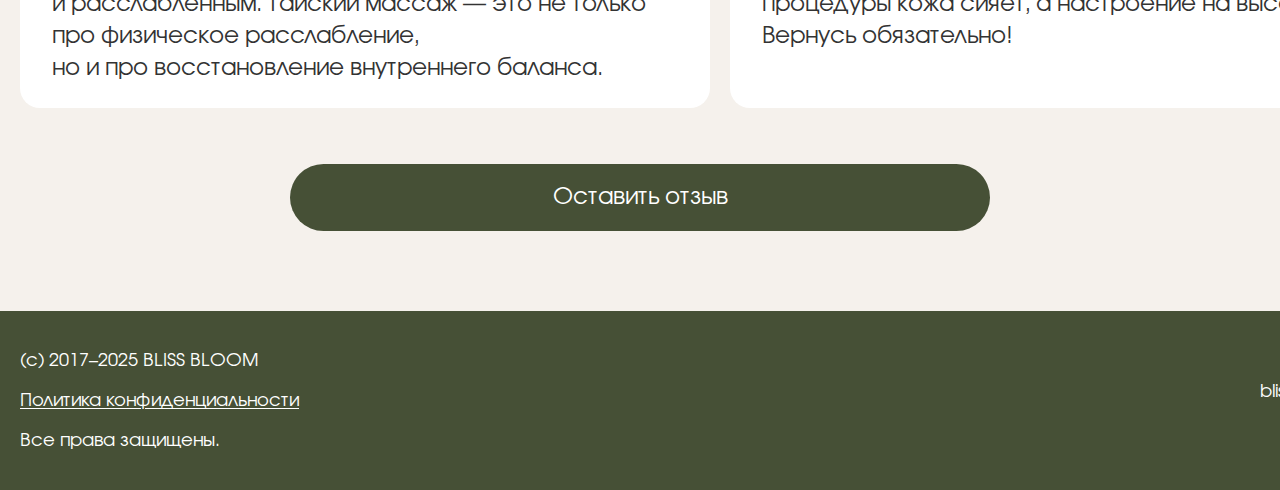
<file: html/otziv.html>
<!DOCTYPE html>
<html lang="ru">
<head>
    <meta charset="UTF-8">
    <meta name="viewport" content="width=device-width, initial-scale=1.0">
    <title>Отзывы</title>
    <link rel="stylesheet" href="../css/otziv.css">
    <link rel="stylesheet" href="../css/modal.css">
    <link rel="stylesheet" href="../css/modal-otziv.css">
    <script src="../js/modal.js"></script>
    <script src="../js/modal-otziv.js"></script>
    <script src="../js/mobile.js"></script>
</head>

<body>
    <!-- Хэдер -->
    <header class="container header-flex">
        <!-- Бургер (только для мобилки) -->
        <button class="burger" aria-label="Меню">
            <span class="burger-line"></span>
            <span class="burger-line"></span>
            <span class="burger-line"></span>
        </button>
        <!-- Мобильное меню только для мобилки -->
        <nav class="mobile-menu" id="mobileMenu">
            <button class="close-btn" aria-label="Закрыть меню">×</button>
            <ul class="mobile-menu-list">
                <li><a href="../html/index.html">Главная</a></li>
                <li><a href="../html/services.html">Услуги</a></li>
                <li><a href="../html/masters.html">Мастера</a></li>
                <li><a href="../html/sertificate.html">Сертификаты</a></li>
                <li><a href="../html/gallery.html">Галерея</a></li>
                <li><a href="../html/aboutus.html">О нас</a></li>
                <li><a href="../html/otziv.html">Отзывы</a></li>
            </ul>            
            <div class="mobile-contacts">
                <a href="tel:+79147313141" class="phone-mobile">+7 914 731-31-41</a>
                <p class="email">blissbloom@mail.ru</p>
            </div>
        </nav>
        <div class="overlay" id="overlay"></div>

        <!-- только для десктопа --> 
        <div class="header-left">
            <a href="index.html" class="logo">
                <img src="../images/logo.svg" alt="Логотип Bliss Bloom" width="54.47" height="56">
            </a>
            <nav aria-label="Основная навигация">
                <ul>
                    <li><a href="services.html">Услуги</a></li>
                    <li><a href="masters.html">Мастера</a></li>
                    <li><a href="sertificate.html">Сертификаты</a></li>
                    <li><a href="gallery.html">Галерея</a></li>
                    <li><a href="aboutus.html">О нас</a></li>
                    <li><a href="otziv.html">Отзывы</a></li>
                </ul>
            </nav>
        </div>
    
        <div class="header-right">
            <a href="https://t.me/sloborzhakka" class="social-icon">
                <img src="../images/tg.svg" alt="Telegram" width="35" height="35">
            </a>
            <a href="https://vk.com/blissbloom" class="social-icon">
                <img src="../images/vk.svg" alt="VK" width="35" height="35">
            </a>
            <a href="tel:+79147313141" class="phone">+7 914 731-31-41</a>
        </div>
    </header>

    <!-- 1 блок -->    
    <section class="otziv-hero">
        <img src="../images/отзывы фото.png" alt="Процедурный кабинет в деталях" class="otziv-hero-image">
    
        <div class="otziv-hero-content">
            <h1 class="otziv-hero-title">Отзывы</h1>
            <p class="otziv-hero-subtitle">
                Мы ценим доверием, которое нам оказывают посетители. Ниже — честные отзывы тех, кто посетил салон, оценил преимущества наших услуг и готов поделиться впечатлениями.
            </p>
            <div class="otziv-hero-buttons">
                <button class="hero-button register-btn">Записаться</button>
                <a href="sertificate.html" class="hero-button gift-btn">Купить сертификат</a>
            </div>
        </div>
    </section>

    <!-- Второй блок - Отзывы -->
    <div class="reviews-section">
        <!-- Левый отзыв -->
        <div class="review-block">
        <img src="../images/отзывы тайна востока.png" alt="Фото услуги Тайна Востока" class="review-photo">
    
        <div class="review-card">
            <p class="review-meta">
            <span class="meta-label">Имя:</span>
            <span class="meta-value">Александра</span>
            </p>
            <p class="review-meta">
            <span class="meta-label">Дата посещения:</span>
            <span class="meta-value">02/04/2025</span>
            </p>
            <p class="review-meta">
            <span class="meta-label">Услуга:</span>
            <span class="meta-value">Тайна Востока</span>
            </p>
            <p class="review-text">
            После процедуры Тайна Востока я почувствовала, как все напряжение ушло, а тело стало лёгким и расслабленным. Тайский массаж — это не только про физическое расслабление, но и про восстановление внутреннего баланса.
            </p>
        </div>
    </div>
  
    <!-- Правый отзыв -->
    <div class="review-block">
        <img src="../images/отзывы окенаская гармония.png" alt="Фото услуги Океанская гармония" class="review-photo">
    
        <div class="review-card">
            <p class="review-meta">
            <span class="meta-label">Имя:</span>
            <span class="meta-value">Мария</span>
            </p>
            <p class="review-meta">
            <span class="meta-label">Дата посещения:</span>
            <span class="meta-value">10/05/2025</span>
            </p>
            <p class="review-meta">
            <span class="meta-label">Услуга:</span>
            <span class="meta-value">Райский уход</span>
            </p>
            <p class="review-text">
            Это было волшебно! Мастер очень чуткий, всё прошло в атмосфере полного спокойствия. После процедуры кожа сияет, а настроение на высоте. Вернусь обязательно!
            </p>
        </div>
        </div>
    </div>
  
    <!-- Кнопка "Оставить отзыв" -->
    <div class="review-button-wrapper">
        <button class="leave-review-button" id="leaveReviewBtn">Оставить отзыв</button>
    </div>

    <!-- ФУТЕР -->
    <footer>
        <div class="footer-left">
            <div class="copyright">(с) 2017–2025 BLISS BLOOM</div>
            <div class="policy">Политика конфиденциальности</div>
            <div class="rights">Все права защищены.</div>
        </div>
      
        <div class="footer-right">
            <a href="tel:+79147313141" class="phone">+7 914 731-31-41</a>
            <div class="email">blissbloom@mail.ru</div>
            <div class="socials">
                <a href="https://t.me/sloborzhakka" class="social-icon">
                    <img src="../images/tg.svg" alt="Telegram" width="35" height="35">
                </a>
                <a href="https://vk.com/blissbloom" class="social-icon">
                    <img src="../images/vk.svg" alt="VK" width="35" height="35">
                </a>
            </div>
        </div>
    </footer>  

    <!-- Модальное окно для первого блока главной страницы-->
    <div class="modal-overlay" id="modalOverlay" style="display:none;">
      <div class="modal">
          <button class="modal-close" id="modalClose">✕</button>
          <h3 class="modal-title">Записаться</h3>
          <p class="modal-subtitle">*заполните форму и наш менеджер свяжется с вами в течение 10-15 минут для уточнения подробностей</p>
          <form class="modal-form" id="modalForm">
              <div class="input-field">
                  <input type="text" placeholder="Имя" required>
              </div>
              <div class="input-field">
                  <input type="tel" placeholder="Телефон (8 XXX XXX-XX-XX)" pattern="^(?:\+7|8)\s?\(?\d{3}\)?\s?\d{3}-?\d{2}-?\d{2}$" required>
              </div>
              <div class="input-field">
                  <input type="email" name="email" placeholder="Почта" required>
              </div>
              <div class="input-field">
                <input type="date" id="dateInput" placeholder="Дата записи" required>
              </div>
              <div class="input-field">
                  <select name="service" required>
                      <option value="" disabled selected>Выберите услугу</option>
                      <option value="peace">Цветение душевного покоя</option>
                      <option value="east">Тайна Востока</option>
                      <option value="ocean">Океанская гармония</option>
                      <option value="silk">Шелковое восстановление</option>
                  </select>
              </div>
              <div class="input-field">
                  <select name="contact-method" required>
                      <option value="" disabled selected>Как с Вами связаться</option>
                      <option value="email">По почте</option>
                      <option value="phone">По номеру телефона</option>
                      <option value="telegram">В Телеграме</option>
                      <option value="vk">В ВК</option>
                      <option value="whatsapp">В WhatsApp</option>
                  </select>
              </div>
              <button type="submit" class="modal-submit" id="modalSubmit">Отправить</button>
          </form>
      </div>
    </div>

    <!-- Модальное окно для отзыва -->
    <div class="review-modal-overlay" id="reviewModalOverlay" style="display:none;">
        <div class="review-modal">
            <button class="review-modal-close" id="reviewModalClose">✕</button>
            <h3 class="review-modal-title">Ваш отзыв</h3>
        
            <form class="review-modal-form" id="reviewForm">
                <div class="review-input-field first-field">
                    <input type="text" id="reviewName" placeholder="Имя" required>
                </div>
        
                <div class="review-input-field">
                    <select id="reviewService" required>
                        <option value="" disabled selected>Выберите оказанную услугу</option>
                        <option value="peace">Цветение душевного покоя</option>
                        <option value="east">Тайна Востока</option>
                        <option value="ocean">Океанская гармония</option>
                        <option value="silk">Шелковое восстановление</option>
                    </select>
                </div>
        
                <div class="review-input-field">
                    <input type="date" id="reviewDate" required>
                </div>
        
                <div class="review-input-field textarea-field">
                    <textarea id="reviewText" placeholder="Напишите свой отзыв" required></textarea>
                </div>
        
                <button type="submit" class="review-modal-submit" id="reviewSubmit">Отправить</button>
        
                <p class="review-modal-note">*перед публикацией отзыва его проверит модератор</p>
            </form>
        </div>
    </div>
  

</body>
</html>
</file>
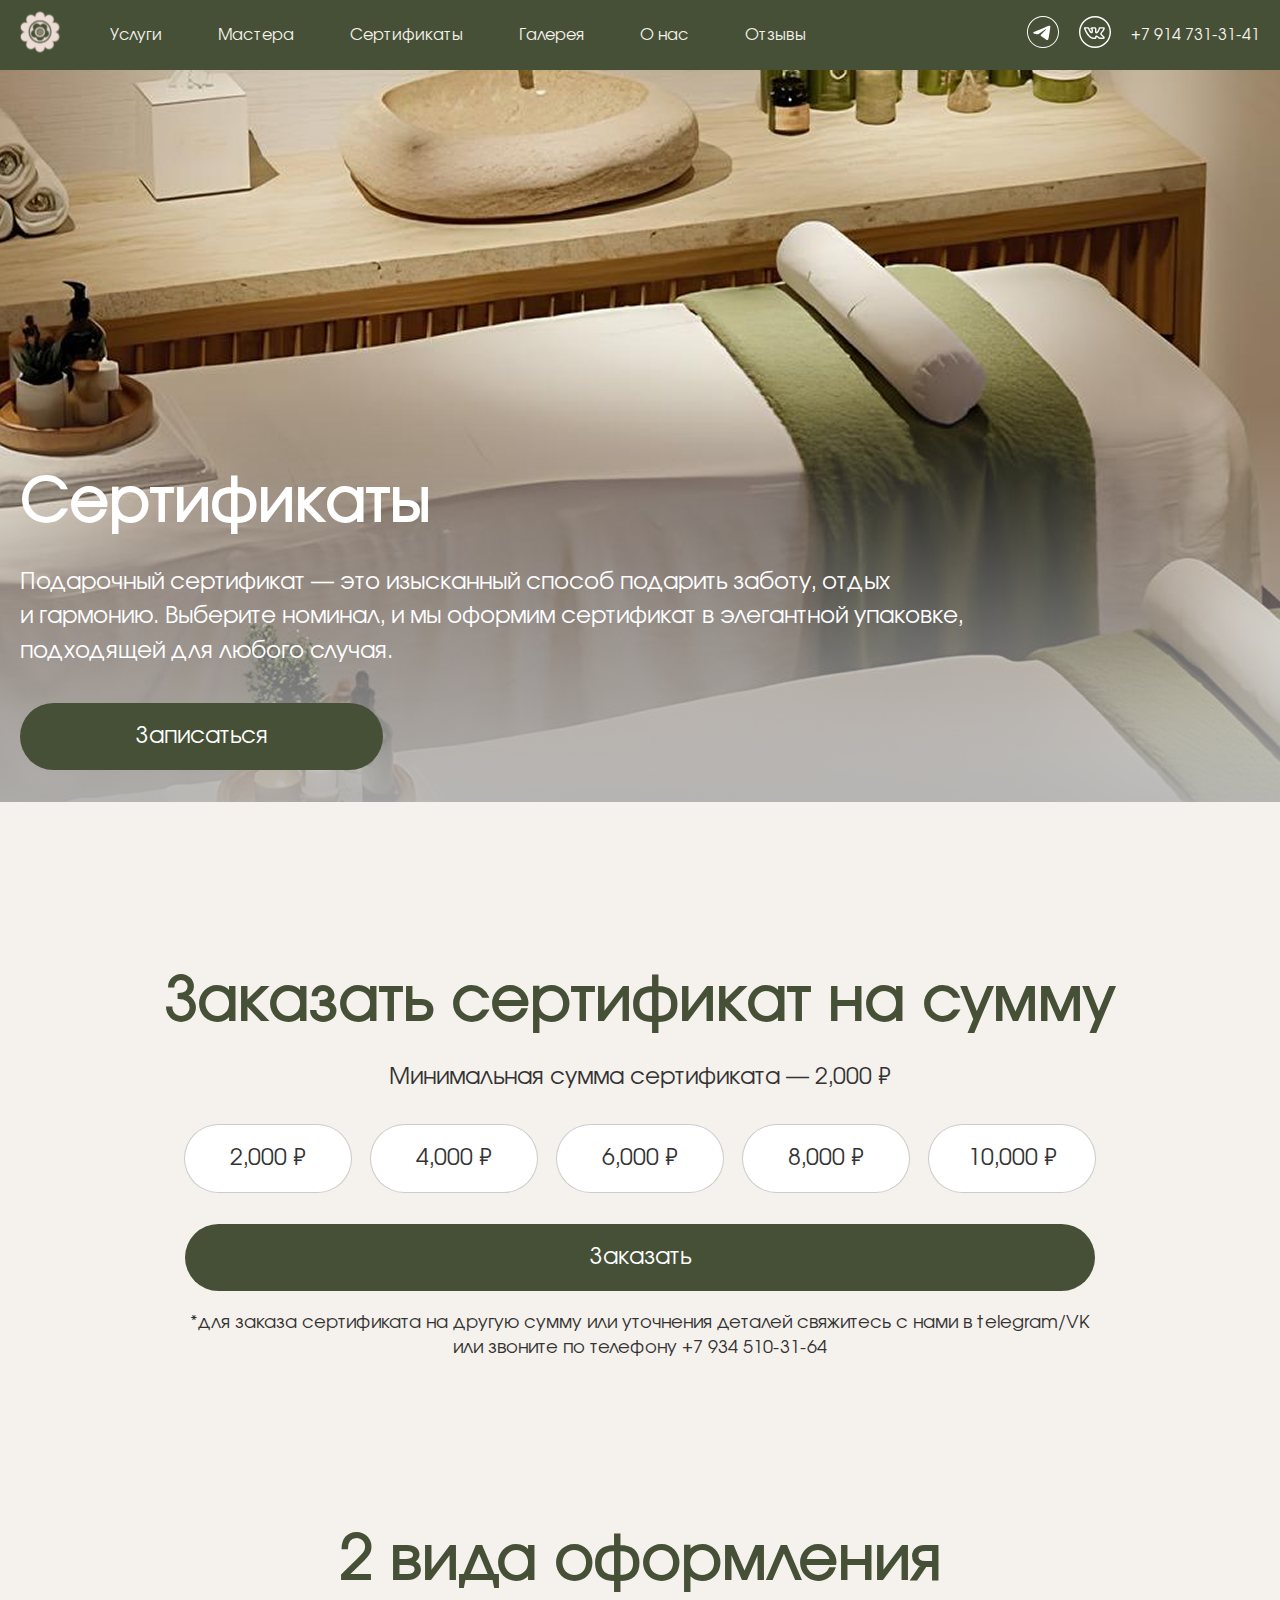
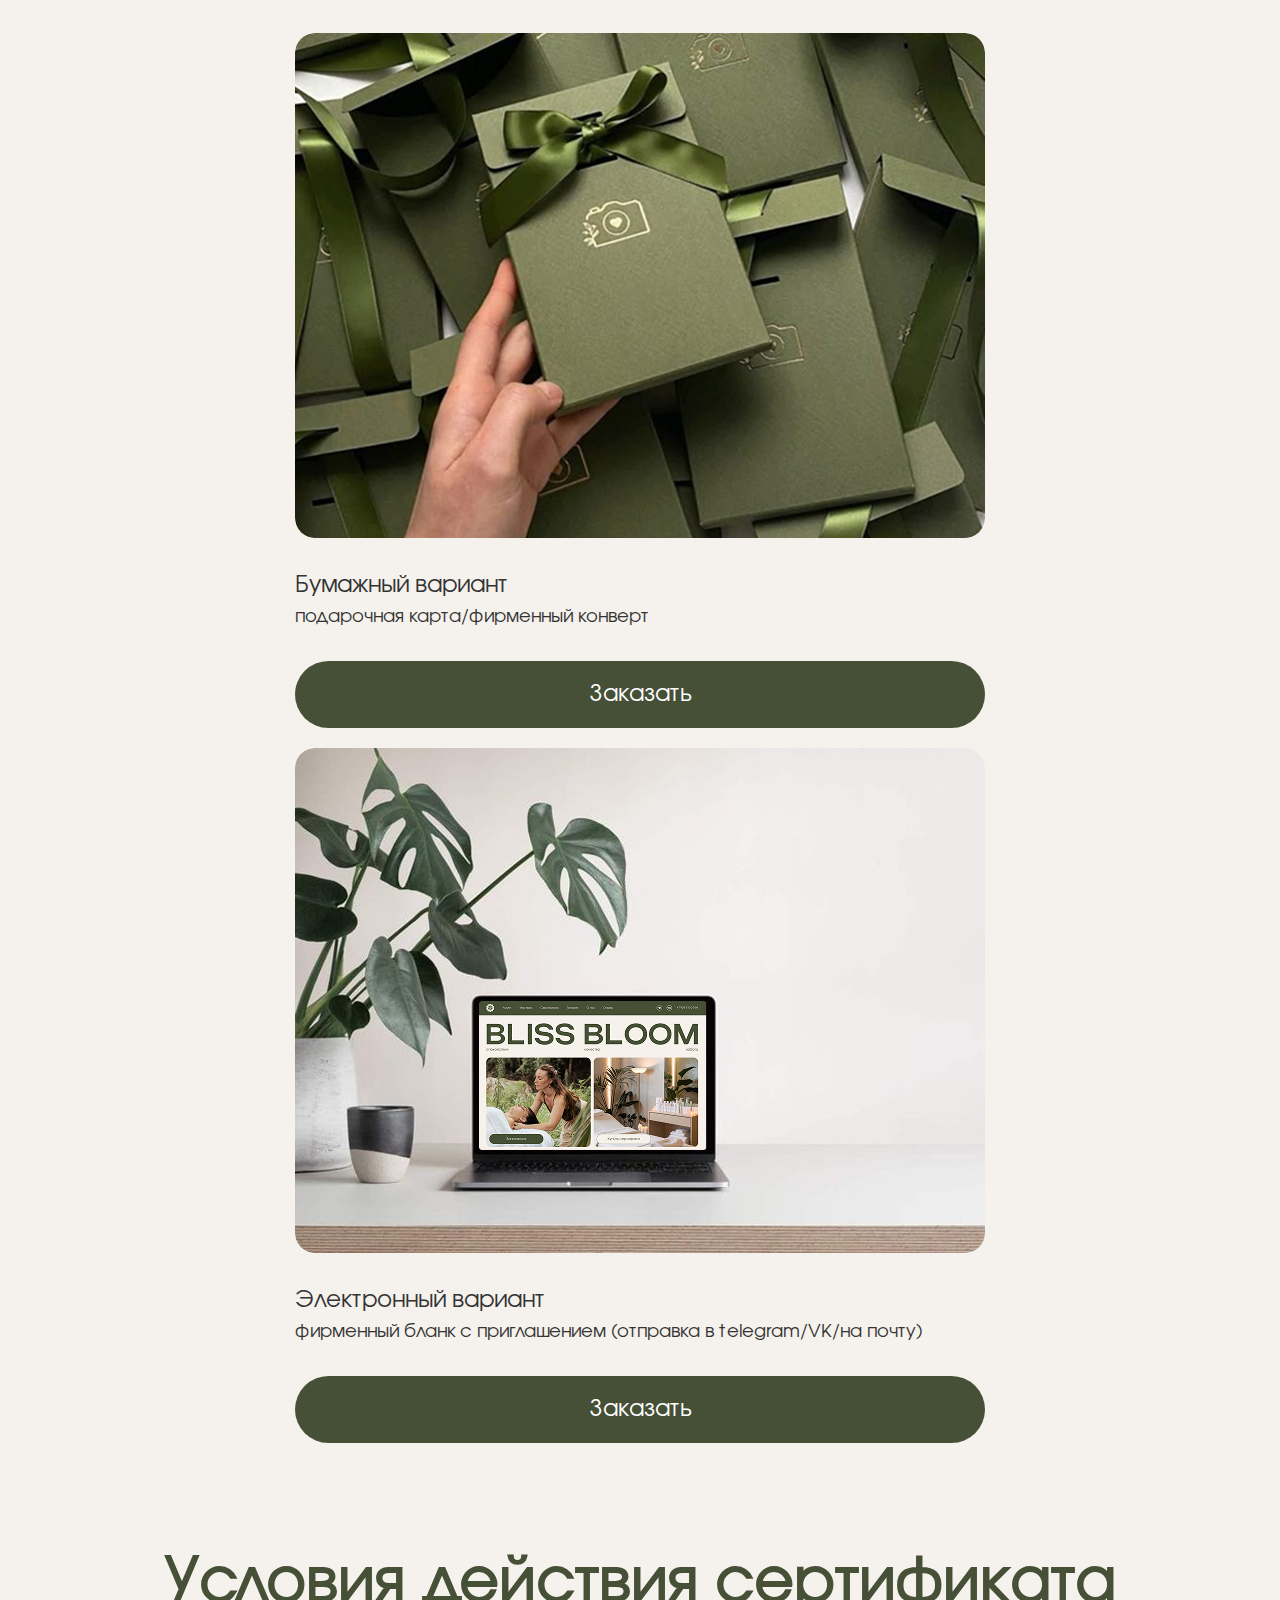
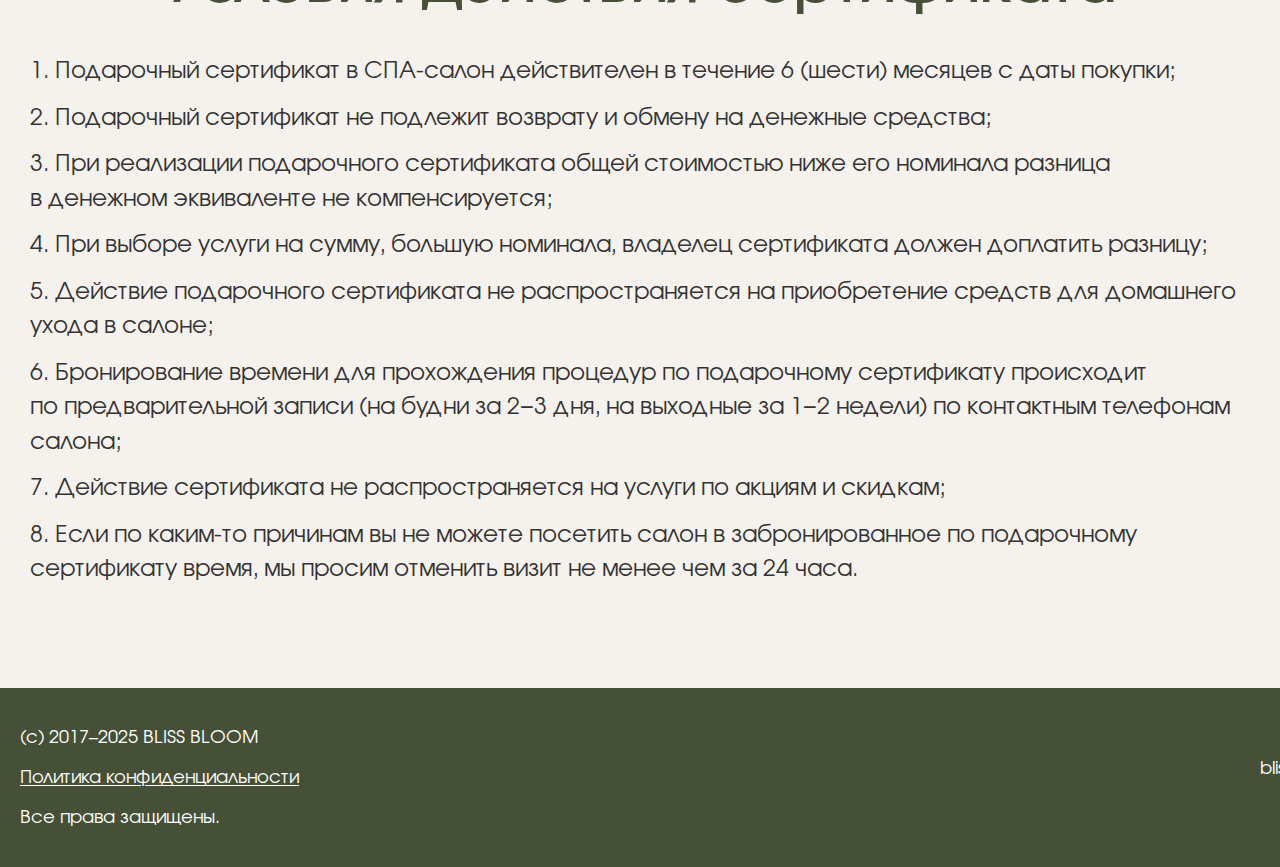
<file: html/sertificate.html>
<!DOCTYPE html>
<html lang="ru">
<head>
    <meta charset="UTF-8">
    <meta name="viewport" content="width=device-width, initial-scale=1.0">
    <title>Сертификаты</title>
    <link rel="stylesheet" href="../css/certificate.css">
    <link rel="stylesheet" href="../css/modal.css">
    <link rel="stylesheet" href="../css/modal-certificate.css">
    <link rel="stylesheet" href="../css/order-modal.css"> 
    <script src="../js/modal.js"></script>
    <script src="../js/modal-certificate.js"></script>
    <script src="../js/modal-electro.js"></script>  
    <script src="../js/modal-paper.js"></script>
    <script src="../js/mobile.js"></script>

</head>

<body>
    <!-- Хэдер -->
    <header class="container header-flex">
        <!-- Бургер (только для мобилки) -->
        <button class="burger" aria-label="Меню">
            <span class="burger-line"></span>
            <span class="burger-line"></span>
            <span class="burger-line"></span>
        </button>
        <!-- Мобильное меню только для мобилки -->
        <nav class="mobile-menu" id="mobileMenu">
            <button class="close-btn" aria-label="Закрыть меню">×</button>
            <ul class="mobile-menu-list">
                <li><a href="../html/index.html">Главная</a></li>
                <li><a href="../html/services.html">Услуги</a></li>
                <li><a href="../html/masters.html">Мастера</a></li>
                <li><a href="../html/sertificate.html">Сертификаты</a></li>
                <li><a href="../html/gallery.html">Галерея</a></li>
                <li><a href="../html/aboutus.html">О нас</a></li>
                <li><a href="../html/otziv.html">Отзывы</a></li>
            </ul>            
            <div class="mobile-contacts">
                <a href="tel:+79147313141" class="phone-mobile">+7 914 731-31-41</a>
                <p class="email">blissbloom@mail.ru</p>
            </div>
        </nav>
        <div class="overlay" id="overlay"></div>

        <!-- только для десктопа --> 
        <div class="header-left">
            <a href="index.html" class="logo">
                <img src="../images/logo.svg" alt="Логотип Bliss Bloom" width="54.47" height="56">
            </a>
            <nav aria-label="Основная навигация">
                <ul>
                    <li><a href="services.html">Услуги</a></li>
                    <li><a href="masters.html">Мастера</a></li>
                    <li><a href="sertificate.html">Сертификаты</a></li>
                    <li><a href="gallery.html">Галерея</a></li>
                    <li><a href="aboutus.html">О нас</a></li>
                    <li><a href="otziv.html">Отзывы</a></li>
                </ul>
            </nav>
        </div>
    
        <div class="header-right">
            <a href="https://t.me/sloborzhakka" class="social-icon">
                <img src="../images/tg.svg" alt="Telegram" width="35" height="35">
            </a>
            <a href="https://vk.com/blissbloom" class="social-icon">
                <img src="../images/vk.svg" alt="VK" width="35" height="35">
            </a>
            <a href="tel:+79147313141" class="phone">+7 914 731-31-41</a>
        </div>
    </header>

    <!-- 1 блок -->    
    <section class="sertificate-hero">
        <img src="../images/мастера главное.png" alt="Интерьер процедурного кабинета" class="sertificate-hero-image">
    
        <div class="sertificate-hero-content">
            <h1 class="sertificate-hero-title">Сертификаты</h1>
            <p class="sertificate-hero-subtitle">
                Подарочный сертификат — это изысканный способ подарить заботу, отдых и гармонию. Выберите номинал, и мы оформим сертификат в элегантной упаковке, подходящей для любого случая.
            </p>
            <div class="sertificate-hero-buttons">
                <button class="hero-button register-btn">Записаться</button>
            </div>
        </div>
    </section>


    <!-- 2 блок заказать сертификат-->      
    <section class="certificate-order">
        <h2 class="certificate-title">Заказать сертификат на сумму</h2>
        <p class="certificate-subtitle">Минимальная сумма сертификата — 2,000 ₽</p>
      
        <div class="certificate-options">
          <div class="certificate-option">2,000 ₽</div>
          <div class="certificate-option">4,000 ₽</div>
          <div class="certificate-option">6,000 ₽</div>
          <div class="certificate-option">8,000 ₽</div>
          <div class="certificate-option">10,000 ₽</div>
        </div>
      
        <button class="certificate-button">Заказать</button>
      
        <p class="certificate-note">
          *для заказа сертификата на другую сумму или уточнения деталей свяжитесь с нами в telegram/VK или звоните по телефону +7 934 510-31-64
        </p>
    </section>
      
    <!-- 3 блок – 2 вида оформления -->
    <section class="certificate-types">
        <h3 class="types-title">2 вида оформления</h3>
    
        <div class="types-wrapper">
            <!-- Левая карточка -->
            <div class="type-card">
                <img src="../images/серт бумажный вариант.png" alt="Бумажный вариант сертификата" class="type-image">
                <div class="type-name">Бумажный вариант</div>
                <div class="type-description">подарочная карта/фирменный конверт</div>
                <button class="type-button" data-type="paper">Заказать</button>
            </div>
        
            <!-- Правая карточка -->
            <div class="type-card">
                <img src="../images/серт электронный вариант.png" alt="Электронный вариант сертификата" class="type-image">
                <div class="type-name">Электронный вариант</div>
                <div class="type-description">фирменный бланк с приглашением (отправка в telegram/VK/на почту)</div>
                <button class="type-button" data-type="digital">Заказать</button>
            </div>
        </div>
    </section>
  
    <!-- 4 блок — Условия действия сертификата -->
    <section class="certificate-terms">
        <h4 class="terms-title">Условия действия сертификата</h4>
        <div class="terms-text">
            <p>1. Подарочный сертификат в СПА-салон действителен в течение 6 (шести) месяцев с даты покупки;</p>
            <p>2. Подарочный сертификат не подлежит возврату и обмену на денежные средства;</p>
            <p>3. При реализации подарочного сертификата общей стоимостью ниже его номинала разница в денежном эквиваленте не компенсируется;</p>
            <p>4. При выборе услуги на сумму, большую номинала, владелец сертификата должен доплатить разницу;</p>
            <p>5. Действие подарочного сертификата не распространяется на приобретение средств для домашнего ухода в салоне;</p>
            <p>6. Бронирование времени для прохождения процедур по подарочному сертификату происходит по предварительной записи (на будни за 2−3 дня, на выходные за 1−2 недели) по контактным телефонам салона;</p>
            <p>7. Действие сертификата не распространяется на услуги по акциям и скидкам;</p>
            <p>8. Если по каким‑то причинам вы не можете посетить салон в забронированное по подарочному сертификату время, мы просим отменить визит не менее чем за 24 часа.</p>
        </div>
    </section>
  

    <!-- ФУТЕР -->
    <footer>
        <div class="footer-left">
            <div class="copyright">(с) 2017–2025 BLISS BLOOM</div>
            <div class="policy">Политика конфиденциальности</div>
            <div class="rights">Все права защищены.</div>
        </div>
      
        <div class="footer-right">
            <a href="tel:+79147313141" class="phone">+7 914 731-31-41</a>
            <div class="email">blissbloom@mail.ru</div>
            <div class="socials">
                <a href="https://t.me/sloborzhakka" class="social-icon">
                    <img src="../images/tg.svg" alt="Telegram" width="35" height="35">
                </a>
                <a href="https://vk.com/blissbloom" class="social-icon">
                    <img src="../images/vk.svg" alt="VK" width="35" height="35">
                </a>
            </div>
        </div>
    </footer>

    <!-- Модальное окно для первого блока главной страницы-->
    <div class="modal-overlay" id="modalOverlay" style="display:none;">
      <div class="modal">
          <button class="modal-close" id="modalClose">✕</button>
          <h3 class="modal-title">Записаться</h3>
          <p class="modal-subtitle">*заполните форму и наш менеджер свяжется с вами в течение 10-15 минут для уточнения подробностей</p>
          <form class="modal-form" id="modalForm">
              <div class="input-field">
                  <input type="text" placeholder="Имя" required>
              </div>
              <div class="input-field">
                  <input type="tel" placeholder="Телефон(8 XXX XXX-XX-XX)" pattern="^(?:\+7|8)\s?\(?\d{3}\)?\s?\d{3}-?\d{2}-?\d{2}$" required>
              </div>
              <div class="input-field">
                  <input type="email" name="email" placeholder="Почта" required>
              </div>
              <div class="input-field">
                <input type="date" id="dateInput" placeholder="Дата записи" required>
              </div>
              <div class="input-field">
                  <select name="service" required>
                      <option value="" disabled selected>Выберите услугу</option>
                      <option value="peace">Цветение душевного покоя</option>
                      <option value="east">Тайна Востока</option>
                      <option value="ocean">Океанская гармония</option>
                      <option value="silk">Шелковое восстановление</option>
                  </select>
              </div>
              <div class="input-field">
                  <select name="contact-method" required>
                      <option value="" disabled selected>Как с Вами связаться</option>
                      <option value="email">По почте</option>
                      <option value="phone">По номеру телефона</option>
                      <option value="telegram">В Телеграме</option>
                      <option value="vk">В ВК</option>
                      <option value="whatsapp">В WhatsApp</option>
                  </select>
              </div>
              <button type="submit" class="modal-submit" id="modalSubmit">Отправить</button>
          </form>
      </div>
    </div>

    <!-- Новое модальное окно для заказа сертификата -->
    <div class="modal-certificate-overlay" id="modalCertificateOrder" style="display:none;">
        <div class="modal-certificate">
        <button class="modal-certificate-close" id="modalCertificateClose">✕</button>
        <h3 class="modal-certificate-title">Заказать сертификат</h3>
    
        <form class="modal-certificate-form" id="certificateOrderForm">
            <select name="format" required>
                <option value="" disabled selected>Выберите вариант оформления</option>
                <option value="paper">Бумажный сертификат</option>
                <option value="electronic">Электронный сертификат</option>
            </select>
    
            <select name="payment" required>
                <option value="" disabled selected>Выберите способ оплаты</option>
                <option value="on-delivery">Оплата при получении</option>
                <option value="online">Оплата онлайн</option>
            </select>
    
            <input type="email" name="email" placeholder="Почта" required>
    
            <div class="modal-certificate-total">
            <div>ИТОГО:</div>
            <div id="certificateTotal"></div>
            </div>
    
            <button type="submit" class="modal-certificate-submit">Заказать</button>
            <div class="modal-certificate-info">
                *для дальнейшей оплаты отправим вам письмо на почту
            </div>
        </form>
        </div>
    </div>

   <!-- Модальное окно Бумажный сертификат -->
    <div id="orderModalPaper" class="modal-overlay" style="display:none;">
        <div class="modal-content">
        <button class="modal-close" id="modalClosePaper">✕</button>
        <h2>Заказать сертификат</h2>
    
        <form id="orderFormPaper" novalidate>
            <div class="selected-type-row">
            <div class="selected-label">Вы выбрали:</div>
            <div class="selected-type-name">Бумажный вариант</div>
            </div>
    
            <select name="sumSelect" required>
            <option value="" disabled selected>Выберите сумму сертификата</option>
            <option value="2000">2,000 ₽</option>
            <option value="4000">4,000 ₽</option>
            <option value="6000">6,000 ₽</option>
            <option value="8000">8,000 ₽</option>
            <option value="10000">10,000 ₽</option>
            </select>
    
            <p class="order-info-text">
            *для заказа сертификата на другую сумму или уточнения&nbsp;деталей&nbsp;свяжитесь&nbsp;с&nbsp;нами&nbsp;в&nbsp;telegram/ VK&nbsp;или звоните по телефону +7 934 510-31-64
            </p>
    
            <select name="packagingSelect" required>
            <option value="" disabled selected>Выберите вариант оформления</option>
            <option value="Подарочная карта">Подарочная карта</option>
            <option value="Фирменный конверт">Фирменный конверт</option>
            </select>
    
            <select name="paymentSelect" required>
            <option value="" disabled selected>Выберите способ оплаты</option>
            <option value="Оплата при получении">Оплата при получении</option>
            <option value="Оплата онлайн">Оплата онлайн</option>
            </select>
    
            <input type="email" name="emailInput" placeholder="Почта" required>
    
            <button type="submit" class="type-button-order">Заказать</button>
        </form>
    
        <div class="modal-certificate-info">
            *для дальнейшей оплаты отправим вам письмо на почту
        </div>
        </div>
    </div>
  

    <!-- Модальное окно Электронный сертификат -->
    <div id="orderModalDigital" class="modal-overlay" style="display:none;">
        <div class="modal-content">
        <button class="modal-close" id="modalCloseDigital">✕</button>
        <h2>Заказать сертификат</h2>
    
        <form id="orderFormDigital" novalidate>
            <div class="selected-type-row">
            <div class="selected-label">Вы выбрали:</div>
            <div class="selected-type-name">Электронный вариант</div>
            </div>
    
            <select name="sumSelect" required>
            <option value="" disabled selected>Выберите сумму сертификата</option>
            <option value="2000">2,000 ₽</option>
            <option value="4000">4,000 ₽</option>
            <option value="6000">6,000 ₽</option>
            <option value="8000">8,000 ₽</option>
            <option value="10000">10,000 ₽</option>
            </select>
    
            <p class="order-info-text">
                *для заказа сертификата на другую сумму или уточнения&nbsp;деталей&nbsp;свяжитесь&nbsp;с&nbsp;нами&nbsp;в&nbsp;telegram/ VK&nbsp;или звоните по телефону +7 934 510-31-64
            </p>
    
            <!-- Электронный сертификат, скорее всего, не требует упаковки -->
            <select name="deliverySelect" required>
            <option value="" disabled selected>Выберите способ отправки</option>
            <option value="По почте">По почте</option>
            <option value="В Ватсап">В Ватсап</option>
            <option value="В Телеграм">В Телеграм</option>
            </select>
    
            <select name="paymentSelect" required>
            <option value="" disabled selected>Выберите способ оплаты</option>
            <option value="Оплата при получении">Оплата при получении</option>            
            <option value="Оплата онлайн">Оплата онлайн</option>
            </select>
    
            <input type="email" name="emailInput" placeholder="Почта" required>
    
            <button type="submit" class="type-button-order">Заказать</button>
        </form>
    
        <div class="modal-certificate-info">
            *для дальнейшей оплаты отправим вам письмо на почту
        </div>
        </div>
    </div>
    

  
  
</body>
</html>
</file>
<file: css/index.css>
@font-face {
    font-family: 'ActayWide';
    src: url('../fonts/ActayWide-Bold.woff2') format('woff2');
    font-weight: normal;
    font-style: normal;
}

@font-face {
    font-family: 'Involve';
    src: url('../fonts/Involve.woff2') format('woff2');
    font-weight: 400;
    font-style: normal;
}

* {
    margin: 0; /* Отключает внешние отступы у всех элементов */
    padding: 0; /* То же самое, но для внутренних отступов */
    box-sizing: border-box; /* Говорит браузеру считать padding и border внутрь ширины и высоты элемента */
}

.container {
    max-width: 1440px; /* Основной контент сосредоточен на 1440px */
    margin: 0 auto;
    padding: 0 20px;
}

body {
    font-family: 'Involve', sans-serif;
    background-color: #F5F1EC; /* Светлый фон */
    color: #465036; /* Тёмно-зелёный цвет текста */
}

img {
    max-width: 100%;
}

/* ----------- 1 БЛОК ----------- */

header {
    position: fixed;         /* фиксируем хэдер */
    top: 0;                  /* прижимаем его к верхней части окна */
    width: 100%;             /* на всю ширину экрана */
    z-index: 999;            /* чтобы был поверх всего остального */

    background-color: #465036;
    height: 70px;
    display: flex;
    align-items: center;
    justify-content: space-between;
}

.header-left {
    display: flex;
    align-items: center; /* Выравнивание логотипа и меню по вертикали */
    gap: 50px; /* Отступ между логотипом и меню */
}

.logo img {
    width: 40px;
    height: 42px;
}

nav ul {
    display: flex;
    list-style: none;
    gap: 56px; /* Отступы между пунктами навигации 56px */
}

nav ul li a {
    color: #F5F1EC;
    text-decoration: none;
    font-size: 16px;
}

nav ul li a:hover {
    text-decoration: underline;
}

/* Блок справа (иконки и номер телефона) */
.header-right {
    display: flex;
    align-items: center;
    gap: 20px; /* Отступы между иконками и номером 32px */
}

.social-icon img {
    width: 32px;
    height: 32px;
}

.phone {
    color: #F5F1EC;
    text-decoration: none;
    font-size: 16px;
}

.phone:hover {
    text-decoration: underline;
}

.hero {
    text-align: center;
    padding: 95px 0 25px;
}

.hero--info h1 {
    font-family: 'ActayWide', sans-serif;
    font-size: 191px;
    line-height: 1;
    text-transform: uppercase;
    color: #465036;
}

.slogan-row {
    display: flex;
    justify-content: center;
    gap: 530px;
    margin-top: -35px;
    padding: 20;
    position: relative;
}

.slogan {
    font-family: 'Involve', sans-serif;
    font-size: 23px;
    color: #465036;
}

.slogan.left {
    position: absolute;
    left: 20px;
    text-align: left;
}

.slogan.center {
    position: absolute;
    left: 50%;
    transform: translateX(-50%);
    text-align: center;
}

.slogan.right {
    position: absolute;
    right: 20px; /* Отступ 20 пикселей от правого края */
    text-align: right;
}

.image-row {
    display: flex;
    justify-content: center;
    gap: 20px;
    padding: 25px 20px;
}

.image-box {
    position: relative; /* Для того, чтобы кнопка располагалась внутри этой области */
}


.image-box img {
    width: 720px;
    height: 504px;
    border-radius: 30px;
}

.image-btn {
    position: absolute;
    bottom: 20px;
    left: 20px;
    width: 363px;
    height: 67px; /* задаём точную высоту */
    border-radius: 40px;
    cursor: pointer;
    font-family: 'Involve', sans-serif;
    font-size: 23px;
    text-align: center;
    line-height: 67px; /* текст по центру по вертикали */
    box-sizing: border-box;
    white-space: nowrap;
    padding: 0; /* убираем padding, используем height + line-height */
    border: 1px solid transparent; /* прозрачная рамка по умолчанию */
    transition: background-color 0.3s ease, border-color 0.3s ease; /* плавность */
}

.register-btn {
    background-color: #465036; 
    color: #F5F1EC;
}

.register-btn:hover{
    background-color: #FFFFFF;
    color: #465036;
    border-color: #333333;
}

.certificate-btn {
    background-color: #F5F1EC; 
    color: #465036;
    border: 1px solid #465036; 
}

a.certificate-btn {
    display: inline-block;
    text-align: center;
    line-height: 67px; /* центрируем текст по вертикали */
    text-decoration: none; /* убираем подчёркивание */
}

.certificate-btn:hover{
    background-color: #465036;
    border: none;
    color:#FFFFFF;
}

/*----------- скрытие мобилки для десктопа ---------------*/
@media (min-width: 769px) {
    .burger,
    .mobile-menu,
    .overlay {
      display: none !important;
    }
}
  

/* ----------- 2 БЛОК ----------- */

.text-row {
    padding: 160px 0 0; 
    text-align: center;
}

.text-title {
    font-family: 'Involve', sans-serif;
    font-size: 60px; /* Меньший размер для заголовка */
    color: #465036;
    margin-bottom: 32px; /* Отступ снизу для заголовка */
}

.text-description {
    font-family: 'Involve', sans-serif;
    font-size: 23px; /* Размер текста для описания */
    color: #465036;
    line-height: 1.6; /* Межстрочный интервал для лучшего восприятия текста */
    max-width: 1019px; /* Ограничим ширину для лучшей читаемости */
    margin: 0 auto; /* Центрируем описание */
}

/* ----------- 3 БЛОК ----------- */

.services-row {
    display: flex;
    justify-content: space-between; /* Размещение элементов по краям */
    align-items: flex-end; /* Центрирование по вертикали */
    padding: 165px 20px 20px; /* Отступ сверху 160px */
}

.services-title {
    display: flex;
    align-items: flex-end; /* Выравнивание по нижнему краю */
}

.services-title .services-text {
    font-family: 'Involve', sans-serif;
    font-size: 60px;
    color: #465036;
}

.services-link .services-all {
    font-family: 'Involve', sans-serif;
    font-size: 16px;
    color: #465036;
    text-decoration: none;
}

.services-link .services-all:hover {
    text-decoration: underline;
}

/* сами блоки с услугами */

.card {
    display: flex;
    background-color: white;
    border-radius: 20px;
    width: calc(100% - 40px); /* 100% ширины минус отступы */
    height: 766px;
    padding: 20px;
    box-sizing: border-box;
    gap: 20px;
    margin: 0 20px 50px 20px; /* отступы слева и справа + снизу */
}
  
.card-left {
    display: flex;
    flex-direction: column;
    gap: 20px;
}
  
.card-image.large {
    width: 680px;
    height: 461px;
    object-fit: cover;
    border-radius: 20px;
}
  
.card-image.small {
    width: 680px;
    height: 245px;
    object-fit: cover;
    border-radius: 20px;
}
  
.card-right {
    flex: 1;
    display: flex;
    flex-direction: column;
    justify-content: flex-start;
}
  
.service-block {
    display: flex;
    flex-direction: column;
    margin-bottom: 56px;
}

.short-description {
    display: none;
}

/* Добавление отступа для блока "Название" */
.service-block:first-child {
    margin-top: 23px; /* Устанавливаем отступ сверху только для блока "Название" */
}
  
.block-label {
    font-family: 'Involve', sans-serif;
    font-size: 23px;
    color: #808080;
    margin-bottom: 10px;
}
  
.block-value {
    font-family: 'Involve', sans-serif;
    font-size: 23px;
    color: #333333;
}
  
.button-row {
    display: flex;
    gap: 20px;
    margin-top: auto;
}

.action-button {
    width: 680px;
    height: 67px;
    border-radius: 40px;
    font-family: 'Involve', sans-serif;
    font-size: 23px;
    cursor: pointer;
    border: none;
}
  
/* Кнопка "Записаться" */
.action-button.signup {
    background-color: #465036;
    color: #F5F1EC;
    border: 1px solid transparent; /* прозрачная рамка по умолчанию */
    transition: background-color 0.3s ease, border-color 0.3s ease; /* плавность */
}

.action-button.signup:hover{
    background-color: #FFFFFF;
    color: #465036;
    border-color: #333333;
}

/* Кнопка "Смотреть все" */
.view-all-button {
    margin-top: 56px; /* Отступ 56px от предыдущего блока */
    text-align: center; /* Центрируем кнопку */
    margin-bottom: 96px;
}
a.action-button.view-all {
    display: inline-block;
    text-align: center;
    line-height: 67px; /* центрируем текст по вертикали */
    text-decoration: none; /* убираем подчёркивание */
}
.action-button.view-all {
    width: 700px; /* Ширина кнопки */
    height: 67px; /* Высота кнопки */
    background-color: #465036; /* Цвет фона кнопки */
    color: #F5F1EC; /* Цвет текста */
    border-radius: 40px; /* Скругленные углы */
    font-family: 'Involve', sans-serif;
    font-size: 23px; /* Размер шрифта */
    cursor: pointer;
    border: 1px solid transparent; /* прозрачная рамка по умолчанию */
    transition: background-color 0.3s ease, border-color 0.3s ease; /* плавность */
}

.action-button.view-all:hover{
    background-color: #FFFFFF;
    color: #465036;
    border-color: #333333;
}

/* ----------- 4 БЛОК ----------- */

/* Блок "Почему выбирают Bliss Bloom?" */
.why-choose {
    position: relative;
    width: 100%;
    max-width: 1440px;
    height: 793px;
    margin: 0 auto;
    padding: 220px 0 141px 0;
    color: #FFFFFF;
}

.why-choose h4 {
    font-size: 60px;
    font-weight: bold;
    text-align: center;
    margin-bottom: 73px;
}

.background-image {
    position: absolute;
    top: 0;
    left: 0;
    width: 100%;
    height: 100%;
    object-fit: cover;
    z-index: -1;
}

.why-choose-content {
    position: relative;
    width: 100%;
    max-width: 1440px;
    padding: 0 20px; /* 20px слева и справа */
    margin: 0 auto;
    display: flex;
    justify-content: space-between;
    align-items: center;
    box-sizing: border-box;
}

/* Колонки */
.why-choose-column {
    width: 424px;
    height: 225px;
    text-align: center;
    padding: 0 0px; /* Центрируем контент внутри колонки */
    box-sizing: border-box;
}

.column-number {
    font-size: 16px;
    display: block;
    margin-bottom: 32px;
}

.column-title {
    font-size: 30px;
    font-weight: bold;
    margin-bottom: 32px;
    display: block;
}

.column-description {
    font-family: 'Involve', sans-serif;
    font-weight: 400; /* Regular начертание */
    font-size: 21px; 
    line-height: 1.3; 
    text-align: center;
    width: 424px;
    height: 93px;
    margin: 0 auto;
}

/* Разделительные вертикальные полоски */
.divider {
    width: 1px;
    height: 225px;
    background-color: white;
}

/* ----------- 5 БЛОК ----------- */
/* Блок Отзывы */

.reviews {
    padding-top: 100px; /* Отступ сверху для блока с отзывами */
}

.reviews-header {
    display: flex;
    justify-content: space-between;
    align-items: flex-end;
    padding: 0 20px;
    margin-bottom: 20px;
}

.reviews-header h5 {
    font-size: 60px;
    color: #465036; /* Цвет заголовка */
    margin: 0; /* Убираем отступы вокруг заголовка */
}

.view-reviews {
    font-size: 16px;
    color: #465036;
    text-decoration: none;
}

.view-reviews:hover {
    text-decoration: underline;
}

.reviews-cards {
    display: flex;
    gap: 20px;           /* Расстояние между карточками */
    padding: 0 20px;     /* Отступы от краёв страницы */
    box-sizing: border-box;
}

.review-card {
    width: 460px;
    height: 501px;
    background-color: white;
    border-radius: 20px;
    box-sizing: border-box;
    position: relative;
}

.review-header {
    width: 100%;
    height: 189px;
    background-color: #465036;
    border-radius: 20px 20px 0 0;
    padding: 32px 20px;
    color: white;
    box-sizing: border-box;
}

.review-header p {
    margin-bottom: 16px;
    font-size: 23px;
    font-weight: 400;
}

.review-text {
    padding: 32px 20px;
    font-size: 23px;
    color: #333333;
    line-height: 1.3;
}

.review-text p {
    margin-bottom: 16px;
}

/* ----------- 6 БЛОК ----------- */
/* Призыв купить сертификат */

.gift-section {
    margin-top: 180px; /* Отступ от блока отзывов */
}

.gift-row-top {
    display: flex;
    justify-content: space-between;
    align-items: center;
    padding: 0 20px;
}

.gift-title {
    font-size: 60px;
    margin: 0;
    color: #465036;
    text-align: left;
    font-style: normal;
}

.gift-line-right {
    width: 502px;
    height: 67px;
    object-fit: contain;
}

.gift-row-middle {
    display: flex;
    justify-content: space-between;
    align-items: center;
    margin-top: 22px;
    padding: 0 20px;
}

.gift-line-left {
    width: 435px;
    height: 67px;
    object-fit: contain;
}

.gift-subtitle {
    font-size: 60px;
    margin: 0;
    color: #465036;
    text-align: right;
    font-style: normal;
}

.gift-button-wrapper {
    display: flex;
    justify-content: center;
    margin-top: 68px;
}

.gift-button {
    width: 700px;
    height: 67px;
    font-size: 23px;
    background-color: #465036;
    color: #fff;
    border-radius: 40px;
    cursor: pointer;
    font-family: 'Involve', sans-serif; /* Шрифт Involve */
    text-align: center;
    border: 1px solid transparent; /* прозрачная рамка по умолчанию */
    transition: background-color 0.3s ease, border-color 0.3s ease; /* плавность */
}

a.gift-button{
    display: inline-block;
    text-align: center;
    line-height: 67px; /* центрируем текст по вертикали */
    text-decoration: none; /* убираем подчёркивание */
}

.gift-button:hover{
    background-color: #FFFFFF;
    color: #465036;
    border-color: #333333;
}

/* ----------- FOOTER ----------- */

footer {
    background-color: #465036;
    width: 1440px;
    height: 179px;
    margin-top: 180px;
    display: flex;
    justify-content: space-between;
    padding: 38px 20px 0 20px;
    color: white;
    font-size: 18px;
    box-sizing: border-box;
    font-family: 'Involve', sans-serif;
}

/* Левая часть футера */
.footer-left {
    display: flex;
    flex-direction: column;
}

.footer-left .copyright {
    margin-bottom: 16px;
}

.footer-left .policy {
    margin-bottom: 16px;
    text-decoration: underline;
    text-underline-offset: 2px;
    text-decoration-thickness: 1px;
    width: fit-content;
}

.footer-left .rights {
    margin: 0;
}

/* Правая часть футера */
.footer-right {
    display: flex;
    flex-direction: column;
    align-items: flex-end;
    margin-top: -6px; /* чтобы телефон был на 32px от верха */
}

.footer-right .phone {
    color: white;
    text-decoration: none;
    margin-bottom: 16px;
}

.footer-right .phone:hover{
    text-decoration: underline;
}

.footer-right .email {
    margin-bottom: 16px;
}

.footer-right .socials {
    display: flex;
    gap: 24px;
    justify-content: flex-end;
}

.footer-right .social-icon img {
    width: 35px;
    height: 35px;
}




/* ===== Мобильные стили ===== */
@media (max-width: 768px) { 
    header {
        position: fixed;         /* фиксируем хэдер */
        top: 0; 
        z-index: 999;  
        width: 375px; /* Ограничиваем максимальную ширину */
        height: 62px;
        padding: 0 16px;
        display: flex;
        align-items: center;
        justify-content: space-between;
        background-color: #465036;
    }

    /* Скрываем ВСЁ, что не нужно в мобилке */
    .header-left nav,
    .header-left .logo,
    .phone,
    .footer,
    .footer-left,
    .footer-right {
        display: none !important
    }

    .mobile-menu {
        display: none;
        position: fixed;
        top: 0;
        left: 0;
        width: 375px;
        height: 490px;
        background-color: #F5F1EC;
        z-index: 999;
        box-shadow: 0 4px 8px rgba(0, 0, 0, 0.2);
    }
    
    .mobile-menu.active {
        display: block;
    }

    .overlay {
        display: none;
        position: fixed;
        top: 0; left: 0;
        width: 100vw;
        height: 100vh;
        background-color: rgba(255, 255, 255, 0.5); /* полупрозрачный белый */
        z-index: 998; /* ниже, чем меню с 999 */
    }
    
    
    .close-btn {
        position: absolute;
        top: 43px;
        right: 16px;
        width: 21px;
        height: 21px;
        font-size: 40px;
        line-height: 21px;
        text-align: center;
        color: #808080;
        background: none;
        border: none;
        cursor: pointer;
    }
    
    .mobile-menu-list {
        display: flex !important;
        flex-direction: column !important;
        padding-left: 16px;
        list-style: none;
        margin-top: 45px;
    }
    
    .mobile-menu-list li {
        font-family: 'InvolveBold', sans-serif;
        margin-bottom: -30px;
        display: block; /* важно, чтобы пункты шли в столбик */
    }
    
    .mobile-menu-list li a {
        padding: 0;
        margin: 0;
        font-size: 18px;
        font-weight: bold;
        color: #465036;
        text-decoration: none;
        display: block;
    }
    
    .mobile-contacts {
        margin-top: 87px;
        padding-left: 16px;
        font-size: 13px;
        color: #465036;
    }

    .mobile-contacts .phone-mobile {
        margin-top: 0;
        color: #465036;
        text-decoration: none;
    }
    
    .mobile-contacts .email {
        margin-top: 10px;
    }
    
    .no-scroll {
        overflow: hidden;
        position: fixed;
        width: 100%;
    }

    /* Бургер-меню */
    .burger {
        display: flex !important;
        flex-direction: column;
        justify-content: space-between;
        width: 24px;
        height: 15px; /* 3 линии по 2px + 2 промежутка по 6px */
        background: transparent;
        border: none;
        padding: 0;
        cursor: pointer;
    }

    .burger-line {
        display: block;
        width: 29px;
        height: 1.5px;
        background: #F5F1EC;
        transition: all 0.3s;
    }

    /* Иконки справа */
    .header-right {
        display: flex;
        gap: 16px;
        align-items: center;
    }

    .header-right .social-icon img {
        width: 27px;
        height: 27px;
    }

    /*--------- 1 блок -----------*/
    .hero {
        text-align: center;
        padding-top: 70px; /* отступ от хедера */
    }
      
    .hero h1 {
        margin: 0;
        line-height: 1; /* убираем лишнее пространство */
    }
      
    .bliss {
        display: block;
        font-size: 115px;
        line-height: 1;
        margin: 0;
        padding: 0;
    }
      
    .bloom {
        display: block;
        font-size: 89px;
        line-height: 1;
        margin-top: -10px; /* отступ от BLISS */
        padding: 0;
    }



    .slogan-row {
        display: flex;
        justify-content: center;
        gap: 530px;
        margin-top: -15px;
        padding: 20;
        position: relative;
    }
    
    .slogan {
        font-family: 'Involve', sans-serif;
        font-size: 14px;
        color: #465036;
    }
    
    .slogan.left {
        position: absolute;
        left: 16px;
        text-align: left;
    }
    
    .slogan.center {
        position: absolute;
        left: 50%;
        transform: translateX(-50%);
        text-align: center;
    }
    
    .slogan.right {
        position: absolute;
        right: 15px; /* Отступ 20 пикселей от правого края */
        text-align: right;
    }

    .image-row {
        flex-direction: column;
        gap: 16px;
        padding: 5px 16px; /* немного меньше паддинг */
    }
    
    .image-box img {
        width: 344px;
        border-radius: 20px;
        height: auto;
    }
    
    .image-box:first-child img {
        height: 250px;
    }
    
    .image-box:last-child img {
        height: 190px;
    }
    
    .image-btn {
        position: absolute;
        bottom: 12px;
        left: 8px;
        width: 328px;
        height: 41px;
        line-height: 41px;
        font-size: 14px;
        border-radius: 40px;
    }

    a.certificate-btn {
        display: flex;
        align-items: center;
        justify-content: center;
        text-align: center;
        line-height: normal; /* сбрасываем прежнее */
        text-decoration: none;
        font-size: 14px;
        height: 41px;
    }

    /* ----------- 2 БЛОК ----------- */

    .text-row {
        padding: 110px 0px 0px; 
        text-align: center;
    }

    .text-title {
        font-family: 'Involve', sans-serif;
        font-size: 24px; /* Меньший размер для заголовка */
        color: #465036;
        margin-bottom: 15px; /* Отступ снизу для заголовка */
    }

    .text-description {
        font-family: 'Involve', sans-serif;
        font-size: 14px; /* Размер текста для описания */
        color: #465036;
        line-height: 1.4; /* Межстрочный интервал для лучшего восприятия текста */
        width: 338px;
        height: 114px; /* Ограничим ширину для лучшей читаемости */
        margin: 0 auto; /* Центрируем описание */
    }

    /* ----------- 3 БЛОК ----------- */

    .services-row {
        display: flex;
        justify-content: space-between; /* Размещение элементов по краям */
        align-items: flex-end; /* Центрирование по вертикали */
        padding: 110px 16px 15px; /* Отступ сверху 160px */
    }

    .services-title {
        display: flex;
        align-items: flex-end; /* Выравнивание по нижнему краю */
    }

    .services-title .services-text {
        font-family: 'Involve', sans-serif;
        font-size: 24px;
        color: #465036;
    }

    .services-link .services-all {
        font-family: 'Involve', sans-serif;
        font-size: 12px;
        color: #465036;
        text-decoration: none;
    }

    .services-link .services-all:hover {
        text-decoration: underline;
    }

    .card {
        flex-direction: column;
        align-items: center;
        width: 344px;
        height: 548px;
        padding: 0;
        margin: 0 auto 20px auto; /* по центру, нижний отступ между карточками 32px */
        border-radius: 20px;
        background-color: white;
        box-sizing: border-box;
    }
    
    .card-left {
        width: 100%;
    }
    
    .card-image.large {
        width: 320px;
        height: 194px;
        margin: 13px 12px 10px 12px;
        border-radius: 15px;
        object-fit: cover;
    }
    
    .card-image.small {
        display: none;
    }
    
    .card-right {
        width: 100%;
        padding: 0px 12px 0 12px;
    }
    
    /* Отступ между блоками Название, Описание, Цена, Продолжительность — 16px */
    .service-block {
        margin-bottom: 16px;
    }
    
    /* Отступ внутри блока между заголовком и значением — 8px */
    .block-label {
        display: block;
        margin-bottom: 5px;
        font-size: 14px;
    }
    
    .block-value {
        display: block;
        font-size: 14px;
    }
    
    /* Первый блок чуть выше */
    .service-block:first-child {
        margin-top: -12px;
    }
    
    /* Укороченное описание отображается, полное — скрыто */
    .full-description {
        display: none;
    }
    
    .short-description {
        display: inline;
    }
    
    /* Кнопка "Записаться" — отступ 8px сверху */
    .button-row {
        margin-top: 0px;
        justify-content: center;
    }
    
    .action-button {
        width: 344px;
        height: 41px;
        font-size: 14px;
        line-height: 41px;
        border-radius: 40px;
    }

    /* Кнопка смотреть все */
    /* Обертка для отступов и выравнивания по центру */
    .view-all-button {
        margin-top: -13px;
        margin-bottom: 96px;
        text-align: center;
    }

    /* Сброс всех старых стилей кнопки и стилизация под ссылку с подчеркиванием */
    a.action-button.view-all {
        all: unset; /* <— ВАЖНО: сбрасывает все стандартные и ранее заданные стили */
        display: inline-block;
        font-size: 12px;
        color: #333333;
        font-family: 'Involve', sans-serif;
        position: relative;
        cursor: pointer;
        padding-bottom: 2px;
        text-align: center;
    }

    /* Тонкая линия под текстом */
    a.action-button.view-all::after {
        content: "";
        position: absolute;
        left: 0;
        bottom: 0;
        width: 100%;
        height: 1px;
        background-color: #333333;
    }

    /*---------- 4 блок -----------*/
    .why-choose {
        padding: 45px 20px 45px 20px; /* отступ сверху 96px от предыдущей кнопки */
        height: auto;
        color: initial; /* сброс белого текста */
    }

    .background-image {
        display: none;
    }

    .why-choose h4 {
        font-size: 24px;
        color: #465036;
        text-align: center;
        margin-bottom: 40px;
    }

    .why-choose-content {
        display: block;
        padding: 0;
    }

    .why-choose-column {
        width: 100%;
        max-width: 100%;
        text-align: center;
        padding: 0;
        margin-bottom: -48px;
    }

    .column-number {
        font-size: 12px;
        color: #808080;
        margin-bottom: 16px;
    }

    .column-title {
        font-size: 18px;
        color: #465036;
        font-weight: bold;
        margin-bottom: 16px;
    }

    .column-description {
        font-size: 14px;
        width: 318px;
        color: #333333;
        font-family: 'Involve', sans-serif;
        font-weight: 400;
        line-height: 1.4;
        max-width: none;
        margin: 0 auto;
    }

    .divider {
        display: none;
    }

    /*--------- 5 блок отзывы ----------*/
    .reviews {
        padding-top: 10px; /* Отступ сверху от предыдущего блока */
    }
    
    .reviews-header {
        padding: 0 0px 0px 16px;
        margin-bottom: 15px;
    }
    
    .reviews-header h5 {
        font-size: 24px;
        color: #465036;
        margin: 0;
        text-align: left;
    }
    
    .view-reviews {
        font-size: 12px;
        color: #465036;
        text-decoration: none;
        margin-left: auto;
        padding-right: 15px;
    }
    
    .reviews-cards {
        display: flex;
        flex-direction: column;
        gap: 0;
        padding: 0 16px;
    }
    
    .review-card {
        width: 344px;
        height: 303px;
        background-color: white;
        border-radius: 20px;
        box-sizing: border-box;
        position: relative;
        overflow: hidden;
    }
    
    .review-header {
        width: 344px;
        height: 128px;
        background-color: #465036;
        border-radius: 20px 20px 0 0;
        padding: 24px 24px;
        color: white;
        box-sizing: border-box;
    }
    
    .review-header p {
        margin-bottom: 12px;
        font-size: 14px;
        font-weight: 400;
    }
    
    .review-text {
        padding: 24px 24px 0 24px;
        font-size: 14px;
        width: 350px;
        color: #333333;
        line-height: 1.3;
    }
    
    .review-text p {
        margin-bottom: 0;
    }
    
      /* Скрываем вторую и третью карточки */
    .reviews-cards .review-card:nth-child(2),
    .reviews-cards .review-card:nth-child(3) {
        display: none;
    }
    
    /*---------- 6 блок купите серт----------*/
    .gift-section {
        margin-top: 70px;
        padding: 0 0px; /* небольшой отступ по краям */
    }

    .gift-row-top {
        display: block;
        text-align: center;
        margin-bottom: -15px;
    }

    .gift-title {
        font-size: 23px;
        margin-bottom: 5px;
        text-align: center;
    }

    .gift-line-right {
        display: none; /* скрываем первое изображение */
    }

    .gift-row-middle {
        display: block;
        text-align: center;
        margin-bottom: 5px;
    }

    .gift-line-left {
        display: block;
        margin: 0 0 5px 0;
        width: 348px;
        height: 31px;
        border-radius: 40px;
        object-fit: cover; /* Обрезает лишнее */
        object-position: center; /* Центрирует обрезку */
    }

    .gift-subtitle {
        font-size: 21.5px;
        text-align: center;
        margin: 0 auto;
    }

    .gift-button-wrapper {
        margin-top: 20px;
        display: flex;
        justify-content: center;
    }

    .gift-button {
        width: 344px;
        height: 41px;
        font-size: 14px;
        border-radius: 40px;
        line-height: 41px;
        margin-bottom: 50px;
    }

    a.gift-button {
        line-height: 41px;
    }

    footer {
        display: none;
    }
}
</file>
<file: css/modal.css>
@font-face {
  font-family: 'Involve';
  src: url('../fonts/Involve.woff2') format('woff2');
  font-weight: 400;
  font-style: normal;
}
@font-face {
  font-family: 'InvolveBold';
  src: url('../fonts/Involve.woff2') format('woff2');
  font-weight: 700;
  font-style: normal;
}


.modal-overlay {
  display: none;
  position: fixed;
  top: 0;
  left: 0;
  width: 100%;
  height: 100%;
  background-color: rgba(255, 255, 255, 0.5);
  z-index: 1000;
  justify-content: center;
  align-items: center;
}

.modal {
  position: relative;
  width: 700px;
  height: 650px;
  background-color: #F5F1EC;
  border-radius: 20px;
  padding: 30px 0 0;
  text-align: center;
  border: 1px solid #465036;
}

.modal-close {
  position: absolute;
  top: 18px;
  right: 18px;
  background: none;
  border: none;
  font-size: 18px;
  color: #808080;
  cursor: pointer;
}

.modal-title {
  font-size: 60px;
  color: #465036;
  margin-bottom: 2px;
  font-family: 'Involve', sans-serif;
}

.modal-subtitle {
  width: 500px;
  height: 48px;
  font-size: 18px;
  color: #333333;
  margin: 0 auto 22px;
  font-family: 'Involve', sans-serif;
}

.modal-form {
  display: flex;
  flex-direction: column;
  align-items: center;
}

.input-field {
  width: 500px;
  height: 50px;
  margin-bottom: 8px;
}

.input-field input,
.input-field select {
  width: 100%;
  height: 100%;
  background-color: #FFFFFF;
  border: none;
  border-radius: 40px;
  font-size: 18px;
  padding: 0 0 0 31px;
  box-sizing: border-box;
  font-family: 'Involve', sans-serif;
  line-height: 50px;
  color: #333333; /* основной цвет текста */
}

/* placeholder по умолчанию */
.input-field input::placeholder {
  color: #808080 !important;
}

/* placeholder (совместимость для поля даты) */
.input-field input[type="date"]::placeholder {
  color: #808080 !important;
}

/* цвет текста input[type="date"] до выбора даты */
.input-field input[type="date"]:not(:valid)::-webkit-datetime-edit {
  color: #808080;
}

/* после выбора — тёмный текст */
.input-field input[type="date"]:valid::-webkit-datetime-edit,
.input-field input[type="date"]:valid::-webkit-datetime-edit-text {
  color: #333333;
}


/* select */
.input-field select {
  color: #808080;
  appearance: none;
  -webkit-appearance: none;
  -moz-appearance: none;
  cursor: pointer;
}

.input-field select option {
  color: #333333;
}

/* иконка календаря */
.input-field input[type="date"]::-webkit-calendar-picker-indicator {
  cursor: pointer;
  margin-right: 118px;
  position: absolute;
  right: 0;
  transform: translateX(-50%);
}

.modal-submit {
  width: 500px;
  height: 50px;
  background-color: #465036;
  color: #FFFFFF;
  font-size: 18px;
  border: none;
  border-radius: 40px;
  cursor: pointer;
  margin-top: 30px;
  font-family: 'Involve', sans-serif;
  line-height: 50px;
  transition: background-color 0.3s ease, border-color 0.3s ease; /* плавность */
}

.modal-submit:hover {
  background-color: #FFFFFF;
  color: #465036;
  border: 1px solid #333333;
}


/* Второе модальное окно: Услуга и название */
#modalOverlayService {
  display: none;
  position: fixed;
  top: 0; left: 0;
  width: 100vw;
  height: 100vh;
  background-color: rgba(255, 255, 255, 0.5);
  justify-content: center;
  align-items: center;
  z-index: 9999;
}

.modal-service-row {
  margin-top: 16px;
  font-family: 'InvolveBold', sans-serif;
  font-weight: 700;
  margin-bottom: 16px;
  margin-left: 100px;
  margin-right: 100px;
  display: flex;
  justify-content: space-between;
  align-items: center;
  font-size: 23px;
  color: #465036; /* цвет */
}


.modal-service-label,
.modal-service-name {
  font-weight: normal;
}

@media (max-width: 768px) {
  .modal {
    width: 345px;
    height: 508px;
    padding-top: 20px;
    border-radius: 20px;
  }

  .modal-title {
    font-size: 30px;
  }

  .modal-subtitle {
    font-size: 12px;
    width: 324px;
    margin-top: 5px;
    margin-bottom: 8px;
  }
  
  .input-field input[type="email"] {
    width: 314px !important;
    height: 41px !important;
    font-size: 14px !important;
    padding-left: 31px !important;
    line-height: 41px !important;
  }

  .modal-close {
    width: 15.2px;
    height: 15.2px;
    font-size: 16px;
    top: 16px;
    right: 16px;
  }

  .input-field {
    width: 314px !important;
    height: 41px !important;
    margin-bottom: 8px !important;
  }

  .input-field input,
  .input-field select {
    font-size: 14px !important;
    padding-left: 31px !important;
    line-height: 41px !important;
  }

  .modal-submit {
    width: 314px;
    height: 41px;
    font-size: 14px;
    margin-top: 20px;
    line-height: 41px;
  }

  /* иконка календаря */
  .input-field input[type="date"]::-webkit-calendar-picker-indicator {
    cursor: pointer;
    margin-right: 35px;
    position: absolute;
    right: 0;
    transform: translateX(-50%);
  }


  /* Второе модальное окно: Услуга и название */
  #modalOverlayService {
    display: none;
    position: fixed;
    top: 0; left: 0;
    width: 100vw;
    height: 100vh;
    background-color: rgba(255, 255, 255, 0.5);
    justify-content: center;
    align-items: center;
    z-index: 9999;
  }

  .modal-service-row {
    margin-top: 16px;
    font-family: 'InvolveBold', sans-serif;
    font-weight: 700;
    margin-bottom: 16px;
    margin-left: 16px;
    margin-right: 16px;
    display: flex;
    justify-content: space-between;
    align-items: center;
    font-size: 17px;
    color: #465036; /* цвет */
  }


  .modal-service-label,
  .modal-service-name {
    font-weight: normal;
  }
}
</file>
<file: css/aboutus.css>
@font-face {
    font-family: 'ActayWide';
    src: url('../fonts/ActayWide-Bold.woff2') format('woff2');
    font-weight: normal;
    font-style: normal;
}

@font-face {
    font-family: 'Involve';
    src: url('../fonts/Involve.woff2') format('woff2');
    font-weight: 400;
    font-style: normal;
}

* {
    margin: 0; /* Отключает внешние отступы у всех элементов */
    padding: 0; /* То же самое, но для внутренних отступов */
    box-sizing: border-box; /* Говорит браузеру считать padding и border внутрь ширины и высоты элемента */
}

.container {
    max-width: 1440px; /* Основной контент сосредоточен на 1440px */
    margin: 0 auto;
    padding: 0 20px;
}

body {
    font-family: 'Involve', sans-serif;
    background-color: #F5F1EC; /* Светлый фон */
    color: #465036; /* Тёмно-зелёный цвет текста */
}

img {
    max-width: 100%;
}

header {
    position: fixed;         /* фиксируем хэдер */
    top: 0;                  /* прижимаем его к верхней части окна */
    left: 0;                 /* прижимаем к левому краю */
    width: 100%;             /* на всю ширину экрана */
    z-index: 999;            /* чтобы был поверх всего остального */

    background-color: #465036;
    height: 70px;
    display: flex;
    align-items: center;
    justify-content: space-between;
    font-family: 'Involve', sans-serif;
}

.header-left {
    display: flex;
    align-items: center; /* Выравнивание логотипа и меню по вертикали */
    gap: 50px; /* Отступ между логотипом и меню */
}

.logo img {
    width: 40px;
    height: 42px;
}

nav ul {
    display: flex;
    list-style: none;
    gap: 56px; /* Отступы между пунктами навигации 56px */
}

nav ul li a {
    color: #F5F1EC;
    text-decoration: none;
    font-size: 16px;
}

nav ul li a:hover {
    text-decoration: underline;
}

/* Блок справа (иконки и номер телефона) */
.header-right {
    display: flex;
    align-items: center;
    gap: 20px; /* Отступы между иконками и номером 32px */
}

.social-icon img {
    width: 32px;
    height: 32px;
}

.phone {
    color: #F5F1EC;
    text-decoration: none;
    font-size: 16px;
}

.phone:hover {
    text-decoration: underline;
}

/*----------- скрытие мобилки для десктопа ---------------*/
@media (min-width: 769px) {
    .burger,
    .mobile-menu,
    .overlay {
      display: none !important;
    }
}



/* ---------------- 1 блок ---------------- */
.aboutus-hero {
    position: relative;
    width: 1440px;
    height: 802px;
    margin: 0 auto;
    overflow: hidden;
}

.aboutus-hero-image {
    width: 100%;
    height: 100%;
    object-fit: cover;
    display: block;
}

/* Контейнер с текстом поверх фото */
.aboutus-hero-content {
    position: absolute;
    bottom: 32px;
    left: 20px;
    color: #ffffff;
    width: 963px;
}

.aboutus-hero-title {
    font-family: 'Involve', sans-serif;
    font-size: 60px;
    margin: 0 0 23px 0;
}

.aboutus-hero-subtitle {
    font-size: 23px;
    font-family: 'Involve', sans-serif;
    width: 963px;
    margin: 0 0 34px 0;
    line-height: 1.5;
}

.aboutus-hero-buttons {
    display: flex;
    gap: 20px;
}

/* Кнопки */
.hero-button {
    width: 363px;
    height: 67px;
    font-size: 23px;
    border-radius: 40px;
    border: none;
    cursor: pointer;
    transition: all 0.3s ease;
    font-family: 'Involve', sans-serif;
}

/* Кнопка Записаться */
.register-btn {
    background-color: #465036;
    color: #ffffff;
    border: 1px solid transparent; /* прозрачная рамка по умолчанию */
    transition: background-color 0.3s ease, border-color 0.3s ease; /* плавность */
}

.register-btn:hover {
    background-color: #ffffff;
    color: #465036;
    border: 1px solid #333333;
}

/* Кнопка Купить сертификат */
.gift-btn {
    background-color: #F5F1EC;
    color: #465036;
    border: 1px solid #333333;
    transition: background-color 0.3s ease, border-color 0.3s ease; /* плавность */
}

a.gift-btn{
    display: inline-block;
    text-align: center;
    line-height: 67px; /* центрируем текст по вертикали */
    text-decoration: none; /* убираем подчёркивание */
}

.gift-btn:hover {
    background-color: #465036;
    color: #ffffff;
    border: none;
}

/*------------- 2 блок наша история ---------------*/
/* Отступ сверху от первого блока */
.about-history {
  margin-top: 70px;
}

/* Заголовок "Наша история" */
.about-history-title {
  font-size: 60px;
  color: #465036;
  text-align: left;
  margin-left: 20px;
  margin-bottom: 20px;
  font-family: 'Involve', sans-serif;
  font-weight: 700;
}

/* Текст истории */
.about-history-text {
  font-size: 23px;
  color: #333333;
  width: 940px; 
  height: 155px;
  margin-left: 20px;
  margin-bottom: 32px;
  line-height: 1.4em;
  font-family: 'Involve', sans-serif;
}

.about-history-photos {
    display: grid;
    grid-template-columns: repeat(3, 1fr); /* 3 равные колонки */
    gap: 20px;                /* отступы между фото */
    padding: 0 20px;          /* отступы от краёв по 20px */
    box-sizing: border-box;   /* учитываем padding в ширине */
    max-width: 1440px;        /* максимальная ширина контейнера, можно подкорректировать */
    margin: 0 auto;           /* центрируем */
}
  
/* Стили для фоток */
.about-history-photos img {
    width: 100%;              /* ширина по колонке, гибкая */
    height: 295px;            /* фиксированная высота */
    border-radius: 20px;
    object-fit: cover;
    display: block;
    margin-bottom: 20px;
}

/* Подписи под фотками */
.about-history-caption {
  font-size: 18px;
  color: #808080;
  text-align: center;
  font-family: 'Involve', sans-serif;
}

/*----------- 3 блок наши контакты -------------*/
/* Контейнер всего блока */
.about-contacts {
  margin-top: 70px;
}

/* Заголовок "Наши контакты" */
.about-contacts-title {
  font-size: 60px;
  color: #465036;
  text-align: left;
  margin-left: 20px;
  margin-bottom: 20px;
  font-family: 'Involve', sans-serif;
  font-weight: 700;
}

/* Обертка для двух блоков */
.about-contacts-wrapper {
  display: flex;
  gap: 20px;
  padding: 0 20px;
  box-sizing: border-box;
}

/* Левый блок с текстом */
.contact-info {
  background-color: #ffffff;
  width: 690px;
  height: 415px;
  border-radius: 20px;
  padding: 32px 0 0 32px;
  box-sizing: border-box;
  position: relative;
  font-family: 'Involve', sans-serif;
}

/* Контактная строка */
.contact-item {
  display: flex;
  align-items: center;
  margin-bottom: 39px;
}

/* Круг с цифрой */
.contact-circle {
  width: 36px;
  height: 36px;
  background-color: #465036;
  border-radius: 50%;
  color: #ffffff;
  font-size: 23px;
  display: flex;
  align-items: center;
  justify-content: center;
  flex-shrink: 0;
}

/* Текст рядом с кругом */
.contact-text {
  font-size: 23px;
  color: #333333;
  margin-left: 20px;
  width: 510px;
}

/* Блок с соцсетями */
.contact-social {
  display: flex;
  flex-direction: column;
  gap: 32px;
}

/* Одна соцсеть */
.social-link {
  display: flex;
  align-items: center;
  text-decoration: none;
}

.phone-link {
    color: #333333;
    text-decoration: none;
    font-size: 23px;
    font-family: 'Involve', sans-serif;
}
  
.phone-link:hover {
    text-decoration: underline;
}

.social-link img {
  width: 36px;
  height: 36px;
  margin-right: 20px;
}

.social-link span {
  font-size: 23px;
  color: #333333;
  font-family: 'Involve', sans-serif;
}


.social-link:hover span {
    text-decoration: underline;
}

/* Правый блок с картой */
.contact-map {
  width: 690px;
  height: 415px;
  border-radius: 20px;
  overflow: hidden;
}

.contact-map img {
  width: 100%;
  height: 100%;
  object-fit: cover;
  display: block;
  border-radius: 20px;
}

/* ----------- FOOTER ----------- */

footer {
    background-color: #465036;
    width: 1440px;
    height: 179px;
    margin-top: 80px;
    display: flex;
    justify-content: space-between;
    padding: 38px 20px 0 20px;
    color: white;
    font-size: 18px;
    box-sizing: border-box;
    font-family: 'Involve', sans-serif;
}

/* Левая часть футера */
.footer-left {
    display: flex;
    flex-direction: column;
}

.footer-left .copyright {
    margin-bottom: 16px;
}

.footer-left .policy {
    margin-bottom: 16px;
    text-decoration: underline;
    text-underline-offset: 2px;
    text-decoration-thickness: 1px;
    width: fit-content;
}

.footer-left .rights {
    margin: 0;
}

/* Правая часть футера */
.footer-right {
    display: flex;
    flex-direction: column;
    align-items: flex-end;
    margin-top: -6px; /* чтобы телефон был на 32px от верха */
}

.footer-right .phone {
    color: white;
    text-decoration: none;
    margin-bottom: 16px;
}

.footer-right .phone:hover{
    text-decoration: underline;
}

.footer-right .email {
    margin-bottom: 16px;
}

.footer-right .socials {
    display: flex;
    gap: 24px;
    justify-content: flex-end;
}

.footer-right .social-icon img {
    width: 35px;
    height: 35px;
}

@media (max-width: 768px){
    body {
        padding-bottom: 50px;
    }
    header {
        position: fixed;         /* фиксируем хэдер */
        top: 0; 
        z-index: 999;  
        width: 375px; /* Ограничиваем максимальную ширину */
        height: 62px;
        padding: 0 16px;
        display: flex;
        align-items: center;
        justify-content: space-between;
        background-color: #465036;
    }

    /* Скрываем ВСЁ, что не нужно в мобилке */
    .header-left nav,
    .header-left .logo,
    .phone,
    .footer,
    .footer-left,
    .footer-right {
        display: none !important
    }

    .mobile-menu {
        display: none;
        position: fixed;
        top: 0;
        left: 0;
        width: 375px;
        height: 490px;
        background-color: #F5F1EC;
        z-index: 999;
        box-shadow: 0 4px 8px rgba(0, 0, 0, 0.2);
    }
    
    .mobile-menu.active {
        display: block;
    }

    .overlay {
        display: none;
        position: fixed;
        top: 0; left: 0;
        width: 100vw;
        height: 100vh;
        background-color: rgba(255, 255, 255, 0.5); /* полупрозрачный белый */
        z-index: 998; /* ниже, чем меню с 999 */
    }
    
    
    .close-btn {
        position: absolute;
        top: 43px;
        right: 16px;
        width: 21px;
        height: 21px;
        font-size: 40px;
        line-height: 21px;
        text-align: center;
        color: #808080;
        background: none;
        border: none;
        cursor: pointer;
    }
    
    .mobile-menu-list {
        display: flex !important;
        flex-direction: column !important;
        padding-left: 16px;
        list-style: none;
        margin-top: 45px;
    }
    
    .mobile-menu-list li {
        font-family: 'InvolveBold', sans-serif;
        margin-bottom: -30px;
        display: block; /* важно, чтобы пункты шли в столбик */
    }
    
    .mobile-menu-list li a {
        padding: 0;
        margin: 0;
        font-size: 18px;
        font-weight: bold;
        color: #465036;
        text-decoration: none;
        display: block;
    }
    
    .mobile-contacts {
        margin-top: 87px;
        padding-left: 16px;
        font-size: 13px;
        color: #465036;
    }

    .mobile-contacts .phone-mobile {
        margin-top: 0;
        color: #465036;
        text-decoration: none;
    }
    
    .mobile-contacts .email {
        margin-top: 10px;
    }
    
    .no-scroll {
        overflow: hidden;
        position: fixed;
        width: 100%;
    }

    /* Бургер-меню */
    .burger {
        display: flex !important;
        flex-direction: column;
        justify-content: space-between;
        width: 24px;
        height: 15px; /* 3 линии по 2px + 2 промежутка по 6px */
        background: transparent;
        border: none;
        padding: 0;
        cursor: pointer;
    }

    .burger-line {
        display: block;
        width: 29px;
        height: 1.5px;
        background: #F5F1EC;
        transition: all 0.3s;
    }

    /* Иконки справа */
    .header-right {
        display: flex;
        gap: 16px;
        align-items: center;
    }

    .header-right .social-icon img {
        width: 27px;
        height: 27px;
    }

    /*-------- 1 блок  ---------*/
    .aboutus-hero {
        margin-top: 62px;
        width: 100%;
        height: 513px;
        position: relative;
    }
    
    .aboutus-hero-image {
        width: 100%;
        height: 513px;
        width: 375px;
        object-fit: cover;
        object-position: left;
    }
    
    .aboutus-hero-content {
        position: absolute;
        bottom: 16px; /* 178 + 10 + 14 + 16 + 41 ≈ 259 от низа — это мы поднимаем всю группу выше, чтобы она влезла */
        left: 16px;
        width: calc(100% - 32px);
        color: #ffffff;
    }
    
    .aboutus-hero-title {
        font-size: 30px;
        margin: 0 0 10px 0;
    }
    
    .aboutus-hero-subtitle {
        font-size: 14px;
        line-height: 1.4;
        margin: 0 0 16px 0;
        max-width: 100%;
    }
    
    .aboutus-hero-buttons {
        display: flex;
        flex-direction: row;
        gap: 16px;
    }
    
    .hero-button {
        width: 164px;
        height: 41px;
        font-size: 14px;
        border-radius: 40px;
    }
    
    a.gift-btn {
        line-height: 41px;
    }

    /*-------- блок наша история ----------*/
    .about-history {
        margin-top: 50px;
    }
    
    .about-history-title {
        font-size: 24px;
        margin-left: 16px;
        margin-bottom: 10px;
    }
    
    .about-history-text {
        font-size: 14px;
        width: auto;
        height: auto;
        margin-left: 16px;
        margin-right: 16px;
        margin-bottom: 16px;
        line-height: 1.4em;
    }
    
    .about-history-photos {
        display: flex;
        flex-direction: column;
        padding: 0 16px;
        gap: 10px;
    }
    
    .about-history-photos img {
        width: 100%;
        max-width: 344px;
        height: 221px;
        border-radius: 10px;
        object-fit: cover;
        margin: 0 auto 8px auto;
    }
    
    .about-history-caption {
        font-size: 12px;
        color: #808080;
        text-align: center;
        margin-bottom: 10px;
    }


    /*------- блок наши контакты ---------*/
    /*------- блок наши контакты ---------*/
    .about-contacts {
        margin-top: 40px;
    }
    
    .about-contacts-title {
        font-size: 24px;
        margin-left: 16px;
        margin-bottom: 16px;
    }
    
    .about-contacts-wrapper {
        flex-direction: column;
        padding: 0;
        gap: 16px;
    }
    
    .contact-info {
        width: 344px;
        height: 280px; 
        border-radius: 10px;
        padding: 16px 0 0 16px;
        margin: 0 auto;
        background-color: #ffffff;
        box-sizing: border-box;
        font-family: 'Involve', sans-serif;
    }
    
    .contact-item {
        display: flex;
        align-items: center;
        margin-bottom: 25px;
    }
    
    .contact-circle {
        width: 27px;
        height: 27px;
        background-color: #465036;
        border-radius: 50%;
        color: #ffffff;
        font-size: 14px;
        display: flex;
        align-items: center;
        justify-content: center;
        flex-shrink: 0;
    }
    
    .contact-text {
        font-size: 14px;
        color: #333333;
        margin-left: 11px;
        width: auto;
    }
    
    .phone-link {
        color: #333333;
        text-decoration: none;
        font-size: 14px;
        font-family: 'Involve', sans-serif;
    }
    
    .phone-link:hover {
        text-decoration: underline;
    }
    
    .contact-social {
        display: flex;
        flex-direction: column;
        margin-top: 0;
    }
    
    .social-link {
        display: flex;
        align-items: center;
        text-decoration: none;
        margin-bottom: -10px; /* Добавлено для выравнивания с .contact-item */
    }
    
    .social-link img {
        width: 27px;
        height: 27px;
        margin-right: 12px;
    }
    
    .social-link span {
        font-size: 14px;
        color: #333333;
        font-family: 'Involve', sans-serif;
    }
    
    .social-link:hover span {
        text-decoration: underline;
    }
    
    .contact-map {
        width: 344px;
        height: 204px;
        border-radius: 10px;
        overflow: hidden;
        margin: 0px 0px 20px 16px;
    }
    
    .contact-map img {
        width: 100%;
        height: 100%;
        object-fit: cover;
        display: block;
        border-radius: 10px;
    }
  


    /*------- скрываем футер --------*/
    footer {
        display: none;
    }
}
</file>
<file: css/masters.css>
@font-face {
    font-family: 'ActayWide';
    src: url('../fonts/ActayWide-Bold.woff2') format('woff2');
    font-weight: normal;
    font-style: normal;
}

@font-face {
    font-family: 'Involve';
    src: url('../fonts/Involve.woff2') format('woff2');
    font-weight: 400;
    font-style: normal;
}

@font-face {
    font-family: 'InvolveBold';
    src: url('../fonts/Involve.woff2') format('woff2');
    font-weight: 700;
    font-style: normal;
}

* {
    margin: 0; /* Отключает внешние отступы у всех элементов */
    padding: 0; /* То же самое, но для внутренних отступов */
    box-sizing: border-box; /* Говорит браузеру считать padding и border внутрь ширины и высоты элемента */
}

.container {
    max-width: 1440px; /* Основной контент сосредоточен на 1440px */
    margin: 0 auto;
    padding: 0 20px;
}

body {
    font-family: 'Involve', sans-serif;
    background-color: #F5F1EC; /* Светлый фон */
    color: #465036; /* Тёмно-зелёный цвет текста */
}

img {
    max-width: 100%;
}

header {
    position: fixed;         /* фиксируем хэдер */
    top: 0;                  /* прижимаем его к верхней части окна */
    left: 0;                 /* прижимаем к левому краю */
    width: 100%;             /* на всю ширину экрана */
    z-index: 999;            /* чтобы был поверх всего остального */

    background-color: #465036;
    height: 70px;
    display: flex;
    align-items: center;
    justify-content: space-between;
    font-family: 'Involve', sans-serif;
}

.header-left {
    display: flex;
    align-items: center; /* Выравнивание логотипа и меню по вертикали */
    gap: 50px; /* Отступ между логотипом и меню */
}

.logo img {
    width: 40px;
    height: 42px;
}

nav ul {
    display: flex;
    list-style: none;
    gap: 56px; /* Отступы между пунктами навигации 56px */
}

nav ul li a {
    color: #F5F1EC;
    text-decoration: none;
    font-size: 16px;
}

nav ul li a:hover {
    text-decoration: underline;
}

/* Блок справа (иконки и номер телефона) */
.header-right {
    display: flex;
    align-items: center;
    gap: 20px; /* Отступы между иконками и номером 32px */
}

.social-icon img {
    width: 32px;
    height: 32px;
}

.phone {
    color: #F5F1EC;
    text-decoration: none;
    font-size: 16px;
}

.phone:hover {
    text-decoration: underline;
}

/* ---------------- 1 блок ---------------- */
.masters-hero {
    position: relative;
    width: 1440px;
    height: 802px;
    margin: 0 auto;
    overflow: hidden;
}

.masters-hero-image {
    width: 100%;
    height: 100%;
    object-fit: cover;
    display: block;
    margin-bottom: 70px;
}

/* Контейнер с текстом поверх фото */
.masters-hero-content {
    position: absolute;
    bottom: 32px;
    left: 20px;
    color: #ffffff;
    width: 963px;
}

.masters-hero-title {
    font-family: 'Involve', sans-serif;
    font-size: 60px;
    margin: 0 0 23px 0;
    font-size: 400;
}

.masters-hero-subtitle {
    font-size: 23px;
    font-family: 'Involve', sans-serif;
    width: 963px;
    margin: 0 0 34px 0;
    line-height: 1.5;
}

.masters-hero-buttons {
    display: flex;
    gap: 20px;
}

/* Кнопки */
.hero-button {
    width: 363px;
    height: 67px;
    font-size: 23px;
    border-radius: 40px;
    border: none;
    cursor: pointer;
    transition: all 0.3s ease;
    font-family: 'Involve', sans-serif;
}

/* Кнопка Записаться */
.register-btn {
    background-color: #465036;
    color: #ffffff;
    border: 1px solid transparent; /* прозрачная рамка по умолчанию */
    transition: background-color 0.3s ease, border-color 0.3s ease; /* плавность */
}

.register-btn:hover {
    background-color: #ffffff;
    color: #465036;
    border: 1px solid #333333;
}

/* Кнопка Купить сертификат */
.gift-btn {
    background-color: #F5F1EC;
    color: #465036;
    border: 1px solid #333333;
    transition: background-color 0.3s ease, border-color 0.3s ease; /* плавность */
}

a.gift-btn{
    display: inline-block;
    text-align: center;
    line-height: 67px; /* центрируем текст по вертикали */
    text-decoration: none; /* убираем подчёркивание */
}

.gift-btn:hover {
    background-color: #465036;
    color: #ffffff;
    border: none;
}

/*----------- скрытие мобилки для десктопа ---------------*/
@media (min-width: 769px) {
    .burger,
    .mobile-menu,
    .overlay {
      display: none !important;
    }
}

/* ----------- блок с мастерами ------------ */
.master-card {
  display: flex;
  gap: 20px;
}

.master-photo {
  width: 460px;
  height: 556px;
  object-fit: cover;
  margin-left: 20px;  
  margin-top: 70px;
}

.master-info {
  display: flex;
  flex-direction: column;
  justify-content: flex-start;
  margin-top: 70px;
}

.info-block {
  margin-bottom: 40px;
}

.title {
  font-family: 'InvolveBold', sans-serif;
  font-weight: 700;
  font-size: 23px;
  color: #333333;
  margin: 0;
}

.subtitle {
  font-family: 'Involve', sans-serif;
  font-weight: normal;
  font-size: 23px;
  color: #333333;
  margin-top: 16px;
}

.text {
  font-family: 'Involve', sans-serif;
  font-weight: normal;
  font-size: 23px;
  color: #333333;
  margin-top: 16px;
}

/* ----------- FOOTER ----------- */

footer {
    background-color: #465036;
    width: 1440px;
    height: 179px;
    margin-top: 100px;
    display: flex;
    justify-content: space-between;
    padding: 38px 20px 0 20px;
    color: white;
    font-size: 18px;
    box-sizing: border-box;
    font-family: 'Involve', sans-serif;
}

/* Левая часть футера */
.footer-left {
    display: flex;
    flex-direction: column;
}

.footer-left .copyright {
    margin-bottom: 16px;
}

.footer-left .policy {
    margin-bottom: 16px;
    text-decoration: underline;
    text-underline-offset: 2px;
    text-decoration-thickness: 1px;
    width: fit-content;
}

.footer-left .rights {
    margin: 0;
}

/* Правая часть футера */
.footer-right {
    display: flex;
    flex-direction: column;
    align-items: flex-end;
    margin-top: -6px; /* чтобы телефон был на 32px от верха */
}

.footer-right .phone {
    color: white;
    text-decoration: none;
    margin-bottom: 16px;
}

.footer-right .phone:hover{
    text-decoration: underline;
}

.footer-right .email {
    margin-bottom: 16px;
}

.footer-right .socials {
    display: flex;
    gap: 24px;
    justify-content: flex-end;
}

.footer-right .social-icon img {
    width: 35px;
    height: 35px;
}

@media (max-width: 768px){
    body {
        padding-bottom: 50px;
    }
    
    header {
        position: fixed;         /* фиксируем хэдер */
        top: 0; 
        z-index: 999;  
        width: 375px; /* Ограничиваем максимальную ширину */
        height: 62px;
        padding: 0 16px;
        display: flex;
        align-items: center;
        justify-content: space-between;
        background-color: #465036;
    }

    /* Скрываем ВСЁ, что не нужно в мобилке */
    .header-left nav,
    .header-left .logo,
    .phone,
    .footer,
    .footer-left,
    .footer-right {
        display: none !important
    }

    .mobile-menu {
        display: none;
        position: fixed;
        top: 0;
        left: 0;
        width: 375px;
        height: 490px;
        background-color: #F5F1EC;
        z-index: 999;
        box-shadow: 0 4px 8px rgba(0, 0, 0, 0.2);
    }
    
    .mobile-menu.active {
        display: block;
    }

    .overlay {
        display: none;
        position: fixed;
        top: 0; left: 0;
        width: 100vw;
        height: 100vh;
        background-color: rgba(255, 255, 255, 0.5); /* полупрозрачный белый */
        z-index: 998; /* ниже, чем меню с 999 */
    }
    
    
    .close-btn {
        position: absolute;
        top: 43px;
        right: 16px;
        width: 21px;
        height: 21px;
        font-size: 40px;
        line-height: 21px;
        text-align: center;
        color: #808080;
        background: none;
        border: none;
        cursor: pointer;
    }
    
    .mobile-menu-list {
        display: flex !important;
        flex-direction: column !important;
        padding-left: 16px;
        list-style: none;
        margin-top: 45px;
    }
    
    .mobile-menu-list li {
        font-family: 'InvolveBold', sans-serif;
        margin-bottom: -30px;
        display: block; /* важно, чтобы пункты шли в столбик */
    }
    
    .mobile-menu-list li a {
        padding: 0;
        margin: 0;
        font-size: 18px;
        font-weight: bold;
        color: #465036;
        text-decoration: none;
        display: block;
    }
    
    .mobile-contacts {
        margin-top: 87px;
        padding-left: 16px;
        font-size: 13px;
        color: #465036;
    }

    .mobile-contacts .phone-mobile {
        margin-top: 0;
        color: #465036;
        text-decoration: none;
    }
    
    .mobile-contacts .email {
        margin-top: 10px;
    }
    
    .no-scroll {
        overflow: hidden;
        position: fixed;
        width: 100%;
    }

    /* Бургер-меню */
    .burger {
        display: flex !important;
        flex-direction: column;
        justify-content: space-between;
        width: 24px;
        height: 15px; /* 3 линии по 2px + 2 промежутка по 6px */
        background: transparent;
        border: none;
        padding: 0;
        cursor: pointer;
    }

    .burger-line {
        display: block;
        width: 29px;
        height: 1.5px;
        background: #F5F1EC;
        transition: all 0.3s;
    }

    /* Иконки справа */
    .header-right {
        display: flex;
        gap: 16px;
        align-items: center;
    }

    .header-right .social-icon img {
        width: 27px;
        height: 27px;
    }

    /*-------- блок с мастерами ---------*/
    .masters-hero {
        margin-top: 62px;
        width: 100%;
        height: 513px;
        position: relative;
    }
    
    .masters-hero-image {
        width: 100%;
        height: 513px;
        width: 375px;
        object-fit: cover;
        object-position: left;
    }
    
    .masters-hero-content {
        position: absolute;
        bottom: 16px; /* 178 + 10 + 14 + 16 + 41 ≈ 259 от низа — это мы поднимаем всю группу выше, чтобы она влезла */
        left: 16px;
        width: calc(100% - 32px);
        color: #ffffff;
    }
    
    .masters-hero-title {
        font-size: 30px;
        margin: 0 0 10px 0;
    }
    
    .masters-hero-subtitle {
        font-size: 14px;
        line-height: 1.4;
        margin: 0 0 16px 0;
        max-width: 100%;
    }
    
    .masters-hero-buttons {
        display: flex;
        flex-direction: row;
        gap: 16px;
    }
    
    .hero-button {
        width: 164px;
        height: 41px;
        font-size: 14px;
        border-radius: 40px;
    }
    
    a.gift-btn {
        line-height: 41px;
    }

    /*------- блок с мастерами --------*/
    .master-card {
        display: flex;
        flex-direction: column;
        margin-top: 56px; /* отступ от картинки из первого блока */
    }
    
    .master-photo {
        width: 344px;
        height: 415px;
        object-fit: cover;
        border-radius: 15px;
        margin: 0 0 0px 16px; /* слева 16px, снизу 16px, сверху и справа — 0 */
    }
    
    .master-info {
        margin: 0 16px; /* отступы слева и справа */
        display: flex;
        flex-direction: column;
        gap: 8px; /* отступы между блоками */
    }
    
    .info-block {
        padding: 5px;
        margin: 0; /* убираем margin-bottom из десктопа */
    }
    
    .title,
    .subtitle,
    .text {
        font-size: 14px;
        margin-top: 0; /* убираем отступ сверху, лишний */
    }
    
    .subtitle,
    .text {
        margin-top: 5px; /* небольшой отступ от заголовков */
    }
    
    /*------- скрываем футер --------*/
    footer {
        display: none;
    }
}
</file>
<file: css/otziv.css>
@font-face {
    font-family: 'ActayWide';
    src: url('../fonts/ActayWide-Bold.woff2') format('woff2');
    font-weight: normal;
    font-style: normal;
}

@font-face {
    font-family: 'Involve';
    src: url('../fonts/Involve.woff2') format('woff2');
    font-weight: 400;
    font-style: normal;
}

* {
    margin: 0; /* Отключает внешние отступы у всех элементов */
    padding: 0; /* То же самое, но для внутренних отступов */
    box-sizing: border-box; /* Говорит браузеру считать padding и border внутрь ширины и высоты элемента */
}

.container {
    max-width: 1440px; /* Основной контент сосредоточен на 1440px */
    margin: 0 auto;
    padding: 0 20px;
}

body {
    font-family: 'Involve', sans-serif;
    background-color: #F5F1EC; /* Светлый фон */
    color: #465036; /* Тёмно-зелёный цвет текста */
}

img {
    max-width: 100%;
}

header {
    position: fixed;         /* фиксируем хэдер */
    top: 0;                  /* прижимаем его к верхней части окна */
    left: 0;                 /* прижимаем к левому краю */
    width: 100%;             /* на всю ширину экрана */
    z-index: 999;            /* чтобы был поверх всего остального */

    background-color: #465036;
    height: 70px;
    display: flex;
    align-items: center;
    justify-content: space-between;
    font-family: 'Involve', sans-serif;
}

.header-left {
    display: flex;
    align-items: center; /* Выравнивание логотипа и меню по вертикали */
    gap: 50px; /* Отступ между логотипом и меню */
}

.logo img {
    width: 40px;
    height: 42px;
}

nav ul {
    display: flex;
    list-style: none;
    gap: 56px; /* Отступы между пунктами навигации 56px */
}

nav ul li a {
    color: #F5F1EC;
    text-decoration: none;
    font-size: 16px;
}

nav ul li a:hover {
    text-decoration: underline;
}

/* Блок справа (иконки и номер телефона) */
.header-right {
    display: flex;
    align-items: center;
    gap: 20px; /* Отступы между иконками и номером 32px */
}

.social-icon img {
    width: 32px;
    height: 32px;
}

.phone {
    color: #F5F1EC;
    text-decoration: none;
    font-size: 16px;
}

.phone:hover {
    text-decoration: underline;
}

/*----------- скрытие мобилки для десктопа ---------------*/
@media (min-width: 769px) {
    .burger,
    .mobile-menu,
    .overlay {
      display: none !important;
    }
}

/* ---------------- 1 блок ---------------- */
.otziv-hero {
    position: relative;
    width: 1440px;
    height: 802px;
    margin: 0 auto;
    overflow: hidden;
}

.otziv-hero-image {
    width: 100%;
    height: 100%;
    object-fit: cover;
    display: block;
}

/* Контейнер с текстом поверх фото */
.otziv-hero-content {
    position: absolute;
    bottom: 32px;
    left: 20px;
    color: #ffffff;
    width: 963px;
}

.otziv-hero-title {
    font-family: 'Involve', sans-serif;
    font-size: 60px;
    margin: 0 0 23px 0;
}

.otziv-hero-subtitle {
    font-size: 23px;
    font-family: 'Involve', sans-serif;
    width: 963px;
    margin: 0 0 34px 0;
    line-height: 1.5;
}

.otziv-hero-buttons {
    display: flex;
    gap: 20px;
}

/* Кнопки */
.hero-button {
    width: 363px;
    height: 67px;
    font-size: 23px;
    border-radius: 40px;
    border: none;
    cursor: pointer;
    transition: all 0.3s ease;
    font-family: 'Involve', sans-serif;
}

/* Кнопка Записаться */
.register-btn {
    background-color: #465036;
    color: #ffffff;
    border: 1px solid transparent; /* прозрачная рамка по умолчанию */
    transition: background-color 0.3s ease, border-color 0.3s ease; /* плавность */
}

.register-btn:hover {
    background-color: #ffffff;
    color: #465036;
    border: 1px solid #333333;
}

/* Кнопка Купить сертификат */
.gift-btn {
    background-color: #F5F1EC;
    color: #465036;
    border: 1px solid #333333;
    transition: background-color 0.3s ease, border-color 0.3s ease; /* плавность */
}

a.gift-btn{
    display: inline-block;
    text-align: center;
    line-height: 67px; /* центрируем текст по вертикали */
    text-decoration: none; /* убираем подчёркивание */
}

.gift-btn:hover {
    background-color: #465036;
    color: #ffffff;
    border: none;
}

/*----------- 2 блок с отзывами ------------*/
.reviews-section {
  display: flex;
  gap: 20px;
  margin-top: 70px;
  padding: 0 20px;
}

.review-block {
  display: flex;
  flex-direction: column;
  width: 690px;
}

.review-photo {
  width: 690px;
  height: 408px;
  object-fit: cover;
  border-radius: 20px;
}

.review-card {
  margin-top: 20px;
  width: 690px;
  height: 408px;
  background-color: #fff;
  border-radius: 20px;
  padding: 32px;
  box-sizing: border-box;
}

.review-meta {
  font-size: 23px;
  margin-bottom: 16px;
  line-height: 1.4;
}

.meta-label {
  color: #808080;
  margin-right: 5px;
}

.meta-value {
  color: #333333;
}

.review-text {
  margin-top: 64px;
  font-size: 23px;
  color: #333333;
  width: 621px;
  height: 155px;
  line-height: 1.4;
}

.review-button-wrapper {
  margin-top: 56px;
  display: flex;
  justify-content: center;
}

.leave-review-button {
  width: 700px;
  height: 67px;
  background-color: #465036;
  color: #ffffff;
  font-size: 23px;
  font-family: 'Involve', sans-serif;
  border-radius: 40px;
  cursor: pointer;
  text-align: center;
  border: 1px solid transparent; /* прозрачная рамка по умолчанию */
  transition: background-color 0.3s ease, border-color 0.3s ease; /* плавность */
}

.leave-review-button:hover {
    background-color: #ffffff;
    color: #465036;
    border: 1px solid #333333;
}

/* ----------- FOOTER ----------- */

footer {
    background-color: #465036;
    width: 1440px;
    height: 179px;
    margin-top: 80px;
    display: flex;
    justify-content: space-between;
    padding: 38px 20px 0 20px;
    color: white;
    font-size: 18px;
    box-sizing: border-box;
    font-family: 'Involve', sans-serif;
}

/* Левая часть футера */
.footer-left {
    display: flex;
    flex-direction: column;
}

.footer-left .copyright {
    margin-bottom: 16px;
}

.footer-left .policy {
    margin-bottom: 16px;
    text-decoration: underline;
    text-underline-offset: 2px;
    text-decoration-thickness: 1px;
    width: fit-content;
}

.footer-left .rights {
    margin: 0;
}

/* Правая часть футера */
.footer-right {
    display: flex;
    flex-direction: column;
    align-items: flex-end;
    margin-top: -6px; /* чтобы телефон был на 32px от верха */
}

.footer-right .phone {
    color: white;
    text-decoration: none;
    margin-bottom: 16px;
}

.footer-right .phone:hover{
    text-decoration: underline;
}

.footer-right .email {
    margin-bottom: 16px;
}

.footer-right .socials {
    display: flex;
    gap: 24px;
    justify-content: flex-end;
}

.footer-right .social-icon img {
    width: 35px;
    height: 35px;
}

@media (max-width: 768px){
    body {
        padding-bottom: 50px;
    }
    header {
        position: fixed;         /* фиксируем хэдер */
        top: 0; 
        z-index: 999;  
        width: 375px; /* Ограничиваем максимальную ширину */
        height: 62px;
        padding: 0 16px;
        display: flex;
        align-items: center;
        justify-content: space-between;
        background-color: #465036;
    }

    /* Скрываем ВСЁ, что не нужно в мобилке */
    .header-left nav,
    .header-left .logo,
    .phone,
    .footer,
    .footer-left,
    .footer-right {
        display: none !important
    }

    .mobile-menu {
        display: none;
        position: fixed;
        top: 0;
        left: 0;
        width: 375px;
        height: 490px;
        background-color: #F5F1EC;
        z-index: 999;
        box-shadow: 0 4px 8px rgba(0, 0, 0, 0.2);
    }
    
    .mobile-menu.active {
        display: block;
    }

    .overlay {
        display: none;
        position: fixed;
        top: 0; left: 0;
        width: 100vw;
        height: 100vh;
        background-color: rgba(255, 255, 255, 0.5); /* полупрозрачный белый */
        z-index: 998; /* ниже, чем меню с 999 */
    }
    
    
    .close-btn {
        position: absolute;
        top: 43px;
        right: 16px;
        width: 21px;
        height: 21px;
        font-size: 40px;
        line-height: 21px;
        text-align: center;
        color: #808080;
        background: none;
        border: none;
        cursor: pointer;
    }
    
    .mobile-menu-list {
        display: flex !important;
        flex-direction: column !important;
        padding-left: 16px;
        list-style: none;
        margin-top: 45px;
    }
    
    .mobile-menu-list li {
        font-family: 'InvolveBold', sans-serif;
        margin-bottom: -30px;
        display: block; /* важно, чтобы пункты шли в столбик */
    }
    
    .mobile-menu-list li a {
        padding: 0;
        margin: 0;
        font-size: 18px;
        font-weight: bold;
        color: #465036;
        text-decoration: none;
        display: block;
    }
    
    .mobile-contacts {
        margin-top: 87px;
        padding-left: 16px;
        font-size: 13px;
        color: #465036;
    }

    .mobile-contacts .phone-mobile {
        margin-top: 0;
        color: #465036;
        text-decoration: none;
    }
    
    .mobile-contacts .email {
        margin-top: 10px;
    }
    
    .no-scroll {
        overflow: hidden;
        position: fixed;
        width: 100%;
    }

    /* Бургер-меню */
    .burger {
        display: flex !important;
        flex-direction: column;
        justify-content: space-between;
        width: 24px;
        height: 15px; /* 3 линии по 2px + 2 промежутка по 6px */
        background: transparent;
        border: none;
        padding: 0;
        cursor: pointer;
    }

    .burger-line {
        display: block;
        width: 29px;
        height: 1.5px;
        background: #F5F1EC;
        transition: all 0.3s;
    }

    /* Иконки справа */
    .header-right {
        display: flex;
        gap: 16px;
        align-items: center;
    }

    .header-right .social-icon img {
        width: 27px;
        height: 27px;
    }

    /*-------- 1 блок  ---------*/
    .otziv-hero {
        margin-top: 62px;
        width: 100%;
        height: 513px;
        position: relative;
    }
    
    .otziv-hero-image {
        width: 100%;
        height: 513px;
        width: 375px;
        object-fit: cover;
        object-position: left;
    }
    
    .otziv-hero-content {
        position: absolute;
        bottom: 16px; /* 178 + 10 + 14 + 16 + 41 ≈ 259 от низа — это мы поднимаем всю группу выше, чтобы она влезла */
        left: 16px;
        width: calc(100% - 32px);
        color: #ffffff;
    }
    
    .otziv-hero-title {
        font-size: 30px;
        margin: 0 0 10px 0;
    }
    
    .otziv-hero-subtitle {
        font-size: 14px;
        line-height: 1.4;
        margin: 0 0 16px 0;
        max-width: 100%;
    }
    
    .otziv-hero-buttons {
        display: flex;
        flex-direction: row;
        gap: 16px;
    }
    
    .hero-button {
        width: 164px;
        height: 41px;
        font-size: 14px;
        border-radius: 40px;
    }
    
    a.gift-btn {
        line-height: 41px;
    }

    .reviews-section {
        display: block;
        margin-top: 50px;
        padding: 0 16px;
    }
    
    .review-block {
        width: 344px;
        margin: 0 auto 40px;
    }
    
    .review-photo {
        width: 344px;
        height: 201px;
        border-radius: 10px;
        object-fit: cover;
        display: block;
    }
    
    .review-card {
        width: 344px;
        background-color: #fff;
        border-radius: 10px;
        padding: 12px 16px 0 16px;
        box-sizing: border-box;
        margin-top: 8px;
        font-family: 'Involve', sans-serif;
    }
    
    .review-meta {
        font-size: 14px;
        margin-bottom: 5px;
        line-height: 1.3;
        color: #333333;
    }
    
    .meta-label {
        color: #808080;
        margin-right: 5px;
    }
    
    .meta-value {
        color: #333333;
    }
    
    .review-text {
        margin-top: 24px;
        font-size: 14px;
        color: #333333;
        line-height: 1.4;
        width: 312px;
        overflow-wrap: break-word;
        margin-bottom: 0;
    }
    
    .review-button-wrapper {
        margin-top: -20px;
        display: flex;
        justify-content: center;
        margin-bottom: 20px;
    }
    
    .leave-review-button {
        width: 344px;
        height: 50px;
        font-size: 16px;
        border-radius: 30px;
    }
    
    /* Разные размеры подложек для первого и второго отзывов */
    /* Первый отзыв */
    .review-block:nth-child(1) .review-card {
        height: 252px;
        padding-bottom: 16px; /* для отступа снизу */
    }
    
    /* Второй отзыв */
    .review-block:nth-child(2) .review-card {
        height: 210px;
        padding-bottom: 16px;
    }

    /*------- скрываем футер --------*/
    footer {
        display: none;
    }
}
</file>
<file: css/modal-otziv.css>
/* Модальное окно отзывов */
.review-modal-overlay {
  display: none;
  position: fixed;
  top: 0;
  left: 0;
  width: 100%;
  height: 100%;
  background-color: rgba(255, 255, 255, 0.5);
  z-index: 1000;
  justify-content: center;
  align-items: center;
}

.review-modal {
  position: relative;
  width: 700px;
  height: 650px;
  background-color: #F5F1EC;
  border-radius: 20px;
  padding: 30px 0 0;
  text-align: center;
  border: 1px solid #465036;
}

.review-modal-close {
  position: absolute;
  top: 18px;
  right: 18px;
  background: none;
  border: none;
  font-size: 18px;
  color: #808080;
  cursor: pointer;
}

.review-modal-title {
  font-size: 60px;
  color: #465036;
  margin-bottom: 20px;
  font-family: 'Involve', sans-serif;
}

.review-modal-form {
  display: flex;
  flex-direction: column;
  align-items: center;
}

/* Поля ввода */
.review-input-field {
  width: 500px;
  margin-bottom: 8px;
  position: relative;
}

.review-input-field.first-field {
  margin-top: 0;
}

.review-input-field.textarea-field {
  margin-top: 32px;
  margin-bottom: 30px;
}

/* Стили для полей ввода */
.review-input-field input,
.review-input-field select,
.review-input-field textarea {
  width: 100%;
  background-color: #FFFFFF;
  border: none;
  font-size: 18px;
  box-sizing: border-box;
  font-family: 'Involve', sans-serif;
}

/* Текст в заполненных полях */
.review-input-field input:not(:placeholder-shown),
.review-input-field select:valid,
.review-input-field textarea:not(:placeholder-shown) {
  color: #333333;
}

/* Плейсхолдеры и невыбранные значения */
.review-input-field input::placeholder,
.review-input-field select:invalid,
.review-input-field textarea::placeholder {
  color: #808080 !important;
}

/* Стили для input и select */
.review-input-field input,
.review-input-field select {
  height: 50px;
  border-radius: 40px;
  padding: 0 31px;
  line-height: 50px;
  color: #808080; /* Цвет по умолчанию для не заполненных полей */
}

/* Стиль для textarea */
.review-input-field textarea {
  height: 150px;
  border-radius: 20px;
  padding: 15px 0px 0px 31px;
  resize: none;
  color: #808080; /* Цвет по умолчанию для не заполненных полей */
}

/* Кастомизация select (удаление стандартной стрелки) */
.review-input-field select {
  -webkit-appearance: none;
  -moz-appearance: none;
  appearance: none;
  cursor: pointer;
}

/* Иконка календаря */
.review-input-field input[type="date"]::-webkit-calendar-picker-indicator {
  cursor: pointer;
  position: absolute;
  right: 30px;
  top: 50%;
  transform: translateY(-50%);
  opacity: 1;
}

/* Кнопка отправки */
.review-modal-submit {
  width: 500px;
  height: 50px;
  background-color: #465036;
  color: #FFFFFF;
  font-size: 18px;
  border: none;
  border-radius: 40px;
  cursor: pointer;
  font-family: 'Involve', sans-serif;
  margin-bottom: 8px;
  transition: background-color 0.3s ease, border-color 0.3s ease;
}

.review-modal-submit:hover {
  background-color: #FFFFFF;
  color: #465036;
  border: 1px solid #333333;
}

/* Текст под кнопкой */
.review-modal-note {
  font-family: 'Involve', sans-serif;
  font-size: 18px;
  color: #333333;
  text-align: center;
}

/* Исправление цвета placeholder для поля даты */
.review-input-field input[type="date"]:not(:valid),
.review-input-field input[type="date"]:invalid {
  color: #808080 !important;
}

.review-input-field input[type="date"]:valid,
.review-input-field input[type="date"]:not(:placeholder-shown) {
  color: #333333;
}

/* Дополнительно для браузеров, которые не поддерживают :placeholder-shown */
.review-input-field input[type="date"]::-webkit-datetime-edit {
  color: #808080;
}

.review-input-field input[type="date"]:valid::-webkit-datetime-edit {
  color: #333333;
}

@media (max-width: 768px) {
  .review-modal {
    width: 345px;
    height: 533px;
    padding-top: 20px;
    border-radius: 20px;
  }

  .review-modal-close {
    width: 15.2px;
    height: 15.2px;
    font-size: 16px;
    top: 16px;
    right: 16px;
  }

  .review-modal-title {
    font-size: 30px;
  }

  /* Поля ввода */
  .review-input-field {
    width: 314px;
    margin-bottom: 8px;
    position: relative;
  }

  .review-input-field.textarea-field {
    margin-top: 20px;
    margin-bottom: 0px;
  }

  /* Стили для полей ввода */
  .review-input-field input,
  .review-input-field select {
    width: 314px;
    height: 41px;
    background-color: #FFFFFF;
    border: none;
    font-size: 14px;
    box-sizing: border-box;
    font-family: 'Involve', sans-serif;
  }

  .review-input-field textarea{
    width: 314px;
    height: 153px;
    background-color: #FFFFFF;
    border: none;
    margin-bottom: 20px;
    font-size: 14px;
    box-sizing: border-box;
    font-family: 'Involve', sans-serif;
  }

  /* Стили для input и select */
  .review-input-field input,
  .review-input-field select {
    height: 41px;
    border-radius: 40px;
    padding: 0 31px;
    line-height: 41px;
    color: #808080; /* Цвет по умолчанию для не заполненных полей */
  }

  .review-modal-submit {
    width: 314px;
    height: 41px;
    background-color: #465036;
    color: #FFFFFF;
    font-size: 14px;
    border: none;
    border-radius: 40px;
    cursor: pointer;
    font-family: 'Involve', sans-serif;
    margin-bottom: 8px;
    transition: background-color 0.3s ease, border-color 0.3s ease;
  }

  /* Текст под кнопкой */
  .review-modal-note {
    font-family: 'Involve', sans-serif;
    width: 193px;
    height: 32px;
    font-size: 12px;
    color: #333333;
    text-align: center;
  }
}
</file>
<file: css/certificate.css>
@font-face {
    font-family: 'ActayWide';
    src: url('../fonts/ActayWide-Bold.woff2') format('woff2');
    font-weight: normal;
    font-style: normal;
}

@font-face {
    font-family: 'Involve';
    src: url('../fonts/Involve.woff2') format('woff2');
    font-weight: 400;
    font-style: normal;
}

* {
    margin: 0; /* Отключает внешние отступы у всех элементов */
    padding: 0; /* То же самое, но для внутренних отступов */
    box-sizing: border-box; /* Говорит браузеру считать padding и border внутрь ширины и высоты элемента */
}

.container {
    max-width: 1440px; /* Основной контент сосредоточен на 1440px */
    margin: 0 auto;
    padding: 0 20px;
}

body {
    font-family: 'Involve', sans-serif;
    background-color: #F5F1EC; /* Светлый фон */
    color: #465036; /* Тёмно-зелёный цвет текста */
}

img {
    max-width: 100%;
}

header {
    position: fixed;         /* фиксируем хэдер */
    top: 0;                  /* прижимаем его к верхней части окна */
    left: 0;                 /* прижимаем к левому краю */
    width: 100%;             /* на всю ширину экрана */
    z-index: 999;            /* чтобы был поверх всего остального */

    background-color: #465036;
    height: 70px;
    display: flex;
    align-items: center;
    justify-content: space-between;
    font-family: 'Involve', sans-serif;
}

.header-left {
    display: flex;
    align-items: center; /* Выравнивание логотипа и меню по вертикали */
    gap: 50px; /* Отступ между логотипом и меню */
}

.logo img {
    width: 40px;
    height: 42px;
}

nav ul {
    display: flex;
    list-style: none;
    gap: 56px; /* Отступы между пунктами навигации 56px */
}

nav ul li a {
    color: #F5F1EC;
    text-decoration: none;
    font-size: 16px;
}

nav ul li a:hover {
    text-decoration: underline;
}

/* Блок справа (иконки и номер телефона) */
.header-right {
    display: flex;
    align-items: center;
    gap: 20px; /* Отступы между иконками и номером 32px */
}

.social-icon img {
    width: 32px;
    height: 32px;
}

.phone {
    color: #F5F1EC;
    text-decoration: none;
    font-size: 16px;
}

.phone:hover {
    text-decoration: underline;
}

/*----------- скрытие мобилки для десктопа ---------------*/
@media (min-width: 769px) {
    .burger,
    .mobile-menu,
    .overlay {
      display: none !important;
    }
}

/* ---------------- 1 блок ---------------- */
.sertificate-hero {
    position: relative;
    width: 1440px;
    height: 802px;
    margin: 0 auto;
    overflow: hidden;
}

.sertificate-hero-image {
    width: 100%;
    height: 100%;
    object-fit: cover;
    display: block;
    margin-bottom: 70px;
}

/* Контейнер с текстом поверх фото */
.sertificate-hero-content {
    position: absolute;
    bottom: 32px;
    left: 20px;
    color: #ffffff;
    width: 963px;
}

.sertificate-hero-title {
    font-family: 'Involve', sans-serif;
    font-size: 60px;
    margin: 0 0 23px 0;
    font-size: 400;
}

.sertificate-hero-subtitle {
    font-size: 23px;
    font-family: 'Involve', sans-serif;
    width: 963px;
    margin: 0 0 34px 0;
    line-height: 1.5;
}

.sertificate-hero-buttons {
    display: flex;
    gap: 20px;
}

/* Кнопки */
.hero-button {
    width: 363px;
    height: 67px;
    font-size: 23px;
    border-radius: 40px;
    border: none;
    cursor: pointer;
    transition: all 0.3s ease;
    font-family: 'Involve', sans-serif;
}

/* Кнопка Записаться */
.register-btn {
    background-color: #465036;
    color: #ffffff;
    border: 1px solid transparent; /* прозрачная рамка по умолчанию */
    transition: background-color 0.3s ease, border-color 0.3s ease; /* плавность */
}

.register-btn:hover {
    background-color: #ffffff;
    color: #465036;
    border: 1px solid #333333;
}

/* -------------- 2 блок заказать сертификат ----------------- */
.certificate-order {
  margin-top: 160px; /* отступ от фото */
  text-align: center;
  font-family: 'Involve', sans-serif;
}

.certificate-title {
  font-size: 60px;
  color: #465036;
  margin-bottom: 20px;
  font-weight: 700;
}

.certificate-subtitle {
  font-size: 23px;
  color: #333333;
  margin-bottom: 32px;
  font-weight: 400;
}

.certificate-options {
  display: flex;
  justify-content: center;
  gap: 20px;
  margin-bottom: 32px;
  flex-wrap: wrap; /* чтобы не ломалось на мобилках */
}  

.certificate-button {
  width: 910px;
  height: 67px;
  background-color: #465036;
  color: white;
  font-size: 23px;
  font-family: 'Involve', sans-serif;
  font-weight: 400;
  border-radius: 40px;
  cursor: pointer;
  margin-bottom: 20px;
  border: 1px solid transparent; /* прозрачная рамка по умолчанию */
  transition: background-color 0.3s ease, border-color 0.3s ease; /* плавность */
}

.certificate-button:hover{
    background-color: #ffffff;
    color: #465036;
    border: 1px solid #333333;
}

.certificate-note {
  font-size: 18px;
  color: #333333;
  max-width: 907px;
  margin: 0 auto;
  line-height: 1.4;
}

/* ----------- 3 блок: 2 вида оформления --------------- */

.certificate-types {
  margin-top: 160px;
  text-align: center;
  font-family: 'Involve', sans-serif;
}

.types-title {
  font-size: 60px;
  color: #465036;
  margin-bottom: 32px;
  font-weight: 700;
}

.types-wrapper {
  display: flex;
  justify-content: center;
  gap: 20px;
  padding: 0 20px;
  flex-wrap: wrap;
}

.type-card {
  width: 690px;
  display: flex;
  flex-direction: column;
  align-items: flex-start;
}

.type-image {
  width: 690px;
  height: 505px;
  object-fit: cover;
  border-radius: 20px;
}

.type-name {
  font-size: 23px;
  color: #333333;
  margin-top: 32px;
  font-weight: 400;
}

.type-description {
  font-size: 18px;
  color: #333333;
  margin-top: 4px;
  font-weight: 400;
}

.type-button {
  margin-top: 32px;
  width: 690px;
  height: 67px;
  background-color: #465036;
  color: white;
  font-size: 23px;
  font-family: 'Involve', sans-serif;
  border-radius: 40px;
  cursor: pointer;
  border: 1px solid transparent; /* прозрачная рамка по умолчанию */
  transition: background-color 0.3s ease, border-color 0.3s ease; /* плавность */
}

.type-button:hover{
    background-color: #fff;
    color: #465036;
    border-color: #333333;
}

/* -------- 4 блок: условия действия сертификата -------- */
.certificate-terms {
  margin-top: 100px;
  text-align: center;
  font-family: 'Involve', sans-serif;
}

.terms-title {
  font-size: 60px;
  color: #465036;
  margin-bottom: 32px;
  font-weight: 700;
}

.terms-text {
  width: 1220px;
  max-width: 100%;
  margin: 0 auto;
  text-align: left;
  font-size: 23px;
  color: #333333;
  line-height: 1.5;
}

.terms-text p {
    margin-bottom: 12px; /* небольшой отступ между пунктами */
}



/* ----------- FOOTER ----------- */

footer {
    background-color: #465036;
    width: 1440px;
    height: 179px;
    margin-top: 100px;
    display: flex;
    justify-content: space-between;
    padding: 38px 20px 0 20px;
    color: white;
    font-size: 18px;
    box-sizing: border-box;
    font-family: 'Involve', sans-serif;
}

/* Левая часть футера */
.footer-left {
    display: flex;
    flex-direction: column;
}

.footer-left .copyright {
    margin-bottom: 16px;
}

.footer-left .policy {
    margin-bottom: 16px;
    text-decoration: underline;
    text-underline-offset: 2px;
    text-decoration-thickness: 1px;
    width: fit-content;
}

.footer-left .rights {
    margin: 0;
}

/* Правая часть футера */
.footer-right {
    display: flex;
    flex-direction: column;
    align-items: flex-end;
    margin-top: -6px; /* чтобы телефон был на 32px от верха */
}

.footer-right .phone {
    color: white;
    text-decoration: none;
    margin-bottom: 16px;
}

.footer-right .phone:hover{
    text-decoration: underline;
}

.footer-right .email {
    margin-bottom: 16px;
}

.footer-right .socials {
    display: flex;
    gap: 24px;
    justify-content: flex-end;
}

.footer-right .social-icon img {
    width: 35px;
    height: 35px;
}

@media (max-width: 768px){
    body {
        padding-bottom: 50px;
    }
    header {
        position: fixed;         /* фиксируем хэдер */
        top: 0; 
        z-index: 999;  
        width: 375px; /* Ограничиваем максимальную ширину */
        height: 62px;
        padding: 0 16px;
        display: flex;
        align-items: center;
        justify-content: space-between;
        background-color: #465036;
    }

    /* Скрываем ВСЁ, что не нужно в мобилке */
    .header-left nav,
    .header-left .logo,
    .phone,
    .footer,
    .footer-left,
    .footer-right {
        display: none !important
    }

    .mobile-menu {
        display: none;
        position: fixed;
        top: 0;
        left: 0;
        width: 375px;
        height: 490px;
        background-color: #F5F1EC;
        z-index: 999;
        box-shadow: 0 4px 8px rgba(0, 0, 0, 0.2);
    }
    
    .mobile-menu.active {
        display: block;
    }

    .overlay {
        display: none;
        position: fixed;
        top: 0; left: 0;
        width: 100vw;
        height: 100vh;
        background-color: rgba(255, 255, 255, 0.5); /* полупрозрачный белый */
        z-index: 998; /* ниже, чем меню с 999 */
    }
    
    
    .close-btn {
        position: absolute;
        top: 43px;
        right: 16px;
        width: 21px;
        height: 21px;
        font-size: 40px;
        line-height: 21px;
        text-align: center;
        color: #808080;
        background: none;
        border: none;
        cursor: pointer;
    }
    
    .mobile-menu-list {
        display: flex !important;
        flex-direction: column !important;
        padding-left: 16px;
        list-style: none;
        margin-top: 45px;
    }
    
    .mobile-menu-list li {
        font-family: 'InvolveBold', sans-serif;
        margin-bottom: -30px;
        display: block; /* важно, чтобы пункты шли в столбик */
    }
    
    .mobile-menu-list li a {
        padding: 0;
        margin: 0;
        font-size: 18px;
        font-weight: bold;
        color: #465036;
        text-decoration: none;
        display: block;
    }
    
    .mobile-contacts {
        margin-top: 87px;
        padding-left: 16px;
        font-size: 13px;
        color: #465036;
    }

    .mobile-contacts .phone-mobile {
        margin-top: 0;
        color: #465036;
        text-decoration: none;
    }
    
    .mobile-contacts .email {
        margin-top: 10px;
    }
    
    .no-scroll {
        overflow: hidden;
        position: fixed;
        width: 100%;
    }

    /* Бургер-меню */
    .burger {
        display: flex !important;
        flex-direction: column;
        justify-content: space-between;
        width: 24px;
        height: 15px; /* 3 линии по 2px + 2 промежутка по 6px */
        background: transparent;
        border: none;
        padding: 0;
        cursor: pointer;
    }

    .burger-line {
        display: block;
        width: 29px;
        height: 1.5px;
        background: #F5F1EC;
        transition: all 0.3s;
    }

    /* Иконки справа */
    .header-right {
        display: flex;
        gap: 16px;
        align-items: center;
    }

    .header-right .social-icon img {
        width: 27px;
        height: 27px;
    }

    /*-------- 1 блок  ---------*/
    .sertificate-hero {
        margin-top: 62px;
        width: 100%;
        height: 513px;
        position: relative;
    }
    
    .sertificate-hero-image {
        width: 100%;
        height: 513px;
        width: 375px;
        object-fit: cover;
        object-position: left;
    }
    
    .sertificate-hero-content {
        position: absolute;
        bottom: 16px; /* 178 + 10 + 14 + 16 + 41 ≈ 259 от низа — это мы поднимаем всю группу выше, чтобы она влезла */
        left: 16px;
        width: calc(100% - 32px);
        color: #ffffff;
    }
    
    .sertificate-hero-title {
        font-size: 30px;
        margin: 0 0 10px 0;
    }
    
    .sertificate-hero-subtitle {
        font-size: 14px;
        line-height: 1.4;
        margin: 0 0 16px 0;
        max-width: 100%;
    }
    
    .sertificate-hero-buttons {
        display: flex;
        flex-direction: row;
        gap: 16px;
    }
    
    .hero-button {
        width: 164px;
        height: 41px;
        font-size: 14px;
        border-radius: 40px;
    }
    
    a.gift-btn {
        line-height: 41px;
    }

    /*------- блок с суммой сертификата ---------*/
    .certificate-order {
        margin-top: 60px;
        text-align: center;
        padding: 0 16px;
    }
    
    .certificate-title {
        font-size: 24px;
        margin-bottom: 16px;
        font-weight: 700;
    }
    
    .certificate-subtitle {
        font-size: 12px;
        margin-bottom: 16px;
        font-weight: 400;
    }
    
    .certificate-options {
        display: flex !important;
        flex-wrap: wrap !important;
        justify-content: center !important;
        gap: 16px !important;
        margin-bottom: 8px !important;
        width: 344px !important;
    }
    
    .certificate-option {
        width: 74px !important;
        height: 41px !important;
        background-color: #FFFFFF; 
        color: #333333;
        font-size: 14px !important;
        font-family: 'Involve', sans-serif;
        font-weight: 400; 
        display: flex;
        align-items: center;
        justify-content: center;
        border-radius: 8px;
    }

    .certificate-button {
        width: 344px;
        height: 41px;
        background-color: #465036;
        color: white;
        font-size: 14px;
        font-family: 'Involve', sans-serif;
        font-weight: 400;
        border-radius: 40px;
        cursor: pointer;
        margin: 16px auto 16px auto;
        display: block;
        border: 1px solid transparent;
        transition: background-color 0.3s ease, border-color 0.3s ease;
    }
    
    .certificate-note {
        font-size: 12px;
        color: #333333;
        line-height: 1.3;
        text-align: center;
        max-width: 344px;
        margin: 0 auto;
    }

    /*-------- блок с вариантами оформления ----------*/
    .certificate-types {
        margin-top: 60px;
        padding: 0 16px;
    }
    
    .types-title {
        font-size: 24px;
        margin-bottom: 16px;
        text-align: center;
    }
    
    .types-wrapper {
        flex-direction: column;
        align-items: center;
        gap: 40px; /* Расстояние между карточками */
        padding: 0;
    }
    
    .type-card {
        width: 100%;
        max-width: 344px;
        align-items: flex-start;
    }
    
    .type-image {
        width: 344px;
        height: 248px;
        object-fit: cover;
        border-radius: 15px;
    }
    
    .type-name {
        font-size: 14px;
        margin-top: 16px;
        text-align: left;
    }
    
    .type-description {
        font-size: 12px;
        margin-top: 5px;
        text-align: left;
    }
    
    .type-button {
        width: 344px;
        height: 41px;
        font-size: 14px;
        margin-top: 16px;
        margin-left: 0;
        align-self: center;
    }

    /*-------- блок с условиями --------*/
    .certificate-terms {
        margin-top: 60px;
        padding: 0 16px;
        text-align: center;
      }
    
      .terms-title {
        font-size: 24px;
        margin-bottom: 16px;
      }
    
      .terms-text {
        text-align: left;
        font-size: 14px;
        line-height: 1.5;
        color: #333333;
      }
    
      .terms-text p {
        margin-bottom: 12px; /* небольшой отступ между пунктами */
      }

    /*------- скрываем футер --------*/
    footer {
        display: none;
    }
}
</file>
<file: css/modal-certificate.css>
@font-face {
  font-family: 'Involve';
  src: url('../fonts/Involve.woff2') format('woff2');
  font-weight: 400;
  font-style: normal;
}
@font-face {
  font-family: 'InvolveBold';
  src: url('../fonts/Involve.woff2') format('woff2');
  font-weight: 700;
  font-style: normal;
}

/* Контейнер для кнопок с суммами */
.certificate-options {
  display: flex;
  justify-content: center;
  gap: 20px;
  margin-bottom: 32px;
  flex-wrap: wrap;
}

/* Стиль каждой кнопки суммы */
.certificate-option {
  width: 166px;
  height: 67px;
  background-color: #ffffff;
  border-radius: 40px;
  display: flex;
  align-items: center;
  justify-content: center;
  font-size: 23px;
  color: #333333;
  font-weight: 400;
  cursor: pointer;
  box-shadow: 0 0 0 1px #ccc;
  transition: background-color 0.3s ease, border-color 0.3s ease, box-shadow 0.3s ease, color 0.3s ease;
  user-select: none;
}

.certificate-option:hover {
  background-color: #465036;
  color: #ffffff;
  box-shadow: none;
}

.certificate-option.active {
  background-color: #465036;
  color: #ffffff;
  box-shadow: none;
}

.modal-certificate-overlay {
  display: none;
  position: fixed;
  top: 0;
  left: 0;
  width: 100%;
  height: 100%;
  background-color: rgba(255, 255, 255, 0.5);
  z-index: 1000;
  justify-content: center;
  align-items: center;
}

.modal-certificate {
  background: #F5F1EC;
  border-radius: 20px;
  width: 700px;
  height: 550px;
  padding: 30px 0;
  position: relative;
  text-align: center;
  border: 1px solid #465036;
}

.modal-certificate-close {
  position: absolute;
  top: 18px;
  right: 18px;
  font-size: 18px;
  color: #808080;
  background: none;
  border: none;
  cursor: pointer;
}

.modal-certificate-title {
  font-size: 60px;
  color: #465036;
  margin-bottom: 30px;
  font-family: 'Involve', sans-serif;
}

.modal-certificate-form {
  display: flex;
  flex-direction: column;
  align-items: center;
}

.modal-certificate-form select,
.modal-certificate-form input[type="email"] {
  width: 500px;
  height: 50px;
  padding: 0 0 0 31px;
  font-family: 'Involve', sans-serif;
  font-size: 18px;
  border-radius: 40px;
  gap: 8px;
  border: none;
  box-sizing: border-box;
  color: #333333; /* цвет введённого текста */
}

/* Убираем стрелочку у select */
.modal-certificate-form select {
  appearance: none;
  -webkit-appearance: none;
  -moz-appearance: none;
  background-image: none;
  background-color: #ffffff;
}

/* Цвет placeholder у input и select */
.modal-certificate-form input::placeholder,
.modal-certificate-form select:invalid {
  color: #808080;
}

/* Для Safari */
.modal-certificate-form input::-webkit-input-placeholder {
  color: #808080;
}

.modal-certificate-form select:focus,
.modal-certificate-form input[type="email"]:focus {
  border-color: #2e2f23;
}

.modal-certificate-total {
  display: flex;
  justify-content: space-between;
  margin-top: 30px;
  margin-bottom: 20px;
  font-family: 'InvolveBold', sans-serif;;
  font-size: 23px;
  color: #465036;
  user-select: none;
  padding: 0 0;
  width: 500px;
  margin-left: auto;
  margin-right: auto;
}

.modal-certificate-submit {
  width: 500px;
  height: 50px;
  background-color: #465036;
  color: white;
  font-family: 'Involve', sans-serif;
  font-weight: 400;
  font-size: 18px;
  border: none;
  border-radius: 40px;
  cursor: pointer;
  margin-top: 0;
  transition: background-color 0.3s ease, border-color 0.3s ease; /* плавность */
}

.modal-certificate-submit:hover {
  background-color: #FFFFFF;
  color: #465036;
  border: 1px solid #333333;
}

.modal-certificate-info {
  margin-top: 8px;
  text-align: center;
  font-size: 18px;
  color: #333333;
  user-select: none;
}

@media (max-width: 768px) {
  .modal-certificate {
    width: 345px;
    height: 400px;
    padding-top: 20px;
    border-radius: 20px;
  }

  .modal-certificate-close {
    width: 15.2px;
    height: 15.2px;
    font-size: 16px;
    top: 10px;
    right: 10px;
  }

  .modal-certificate-title {
    font-size: 30px;
    margin-top: 3px;
    margin-bottom: 25px;
  }

  .modal-certificate-form select,
  .modal-certificate-form input[type="email"] {
    width: 314px;
    height: 41px;
    padding-left: 31px !important;
    line-height: 41px !important;
    font-size: 14px;
    border-radius: 40px;
    margin-bottom: 8px;
  }

  .modal-certificate-total {
    width: 314px;
    font-size: 16px;
    margin-top: 25px;
    margin-bottom: 8px;
    padding: 0;
  }

  .modal-certificate-submit {
    width: 314px;
    height: 41px;
    font-size: 14px;
    margin-top: 0px;
  }

  .modal-certificate-info {
    font-size: 12px !important;
    width: 275px;
    height: 32px;
    margin: 8px auto 0 auto;
  }
}
</file>
<file: css/order-modal.css>
@font-face {
  font-family: 'Involve';
  src: url('../fonts/Involve.woff2') format('woff2');
  font-weight: 400;
  font-style: normal;
}
@font-face {
  font-family: 'InvolveBold';
  src: url('../fonts/Involve.woff2') format('woff2');
  font-weight: 700;
  font-style: normal;
}

.modal-overlay {
    display: flex; /* обязательно flex */
    justify-content: center;
    align-items: center;
    position: fixed;
    top: 0;
    left: 0;
    width: 100%;
    height: 100%;
    background-color: rgba(255, 255, 255, 0.5);
    z-index: 1000;
}

.modal-content {
  background: #F5F1EC;
  border-radius: 20px;
  width: 700px;
  height: 670px;
  padding: 30px 0;
  position: relative;
  text-align: center;
  border: 1px solid #465036;
}

.modal-close {
    position: absolute;
    top: 18px;
    right: 18px;
    background: none;
    border: none;
    font-size: 18px;
    color: #808080;
    cursor: pointer;
    z-index: 1001; /* Выше всех элементов в модалке */
    pointer-events: auto; /* Гарантирует кликабельность */
}

.modal-content h2 {
  font-size: 60px;
  color: #465036;
  margin-bottom: 30px;
  font-family: 'Involve', sans-serif;
}

/* Блок "Вы выбрали" */
.selected-type-row {
  display: flex;
  justify-content: space-between;
  width: 500px;
  margin: 0 auto 20px auto;
  font-family: 'InvolveBold', sans-serif;
  font-size: 23px;
  color: #465036;
  user-select: none;
  padding: 0 0px;
  box-sizing: border-box;
}

.selected-label {
  text-align: left;
  flex: 1;
}

.selected-type-name {
  text-align: right;
}

/* Формы (селекты и инпут) */
select, input[type="email"] {
  width: 500px;
  height: 50px;
  padding-left: 31px;
  font-family: 'Involve', sans-serif;
  font-size: 18px;
  border-radius: 40px;
  border: none;
  box-sizing: border-box;
  color: #333333;
  background-color: #ffffff;
  appearance: none;
  -webkit-appearance: none;
  -moz-appearance: none;
  background-image: none;
  display: block;
  margin: 0 auto 8px auto;
}

/* Placeholder цвет */
select:invalid,
input::placeholder {
  color: #808080;
}

/* Для Safari placeholder */
input::-webkit-input-placeholder {
  color: #808080;
}

/* Фокус на input/select */
select:focus,
input[type="email"]:focus {
  outline: none;
  border-color: #2e2f23;
}

/* Email — отступ до кнопки 32px */
input[type="email"] {
  margin-bottom: 32px;
}

/* Текст под суммой заказа */
.order-info-text {
  width: 501px;
  height: 72px;
  font-size: 18px;
  color: #333333;
  margin: 8px auto 26px auto;
  line-height: 1.4;
  user-select: none;
  box-sizing: border-box;
  padding: 0 0px;
  text-align: center;
}

/* Меньший текст под кнопкой */
.modal-certificate-info {
    margin-top: 8px;
    text-align: center;
    font-size: 18px;
    color: #333333;
    user-select: none;
}

.type-button-order {
  width: 500px;
  height: 50px;
  background-color: #465036;
  color: white;
  font-family: 'Involve', sans-serif;
  font-weight: 400;
  font-size: 18px;
  border: none;
  border-radius: 40px;
  cursor: pointer;
  transition: background-color 0.3s ease, border-color 0.3s ease;
  display: block;
  margin: 0 auto;
}

.type-button-order:hover {
  background-color: #FFFFFF;
  color: #465036;
  border: 1px solid #333333;
}

@media (max-width: 768px){
    .modal-overlay {
      display: flex; /* обязательно flex */
      justify-content: center;
      align-items: center;
      position: fixed;
      top: 0;
      left: 0;
      width: 100%;
      height: 100%;
      background-color: rgba(255, 255, 255, 0.5);
      z-index: 1000;
    }

  .modal-content {
    width: 345px;
    height: 500px;
    padding-top: 20px;
    border-radius: 20px;
    position: relative;
    text-align: center;
    border: 1px solid #465036;
  }

  .modal-close {
    width: 15.2px;
    height: 15.2px;
    font-size: 16px;
    top: 10px;
    right: 10px;
  }

  .modal-content h2 {
    font-size: 30px;
    margin-top: 3px;
    margin-bottom: 5px;
  }

  /* Блок "Вы выбрали" */
  .selected-type-row {
    display: flex;
    justify-content: space-between;
    width: 314px;
    margin: 18px auto 10px auto;
    font-family: 'InvolveBold', sans-serif;
    font-size: 16px;
    color: #465036;
    user-select: none;
    padding: 0 0px;
    box-sizing: border-box;
  }

  .selected-label {
    text-align: left;
    flex: 1;
  }

  .selected-type-name {
    text-align: right;
  }

  /* Формы (селекты и инпут) */
  select, input[type="email"] {
    width: 314px;
    height: 41px;
    padding-left: 31px;
    font-family: 'Involve', sans-serif;
    font-size: 14px;
    border-radius: 40px;
    border: none;
    box-sizing: border-box;
    color: #333333;
    background-color: #ffffff;
    appearance: none;
    -webkit-appearance: none;
    -moz-appearance: none;
    background-image: none;
    display: block;
    margin: 0 auto 8px auto;
  }

  /* Placeholder цвет */
  select:invalid,
  input::placeholder {
    color: #808080;
  }

  /* Для Safari placeholder */
  input::-webkit-input-placeholder {
    color: #808080;
  }

  /* Фокус на input/select */
  select:focus,
  input[type="email"]:focus {
    outline: none;
    border-color: #2e2f23;
  }

  /* Email — отступ до кнопки 32px */
  input[type="email"] {
    margin-bottom: 32px;
  }

  /* Текст под суммой заказа */
  .order-info-text {
    width: 316px;
    height: 60px;
    font-size: 12px;
    color: #333333;
    margin: 8px auto 0px auto;
    line-height: 1.3;
    user-select: none;
    box-sizing: border-box;
    padding: 0 0px;
    text-align: center;
  }

  /* Меньший текст под кнопкой */
  .modal-certificate-info {
    margin: 8px auto 0 auto;
    text-align: center;
    width: 275px;
    height: 32px;
    font-size: 12px;
    color: #333333;
    user-select: none;
  }

  .type-button-order {
    width: 314px;
    height: 41px;
    background-color: #465036;
    color: white;
    font-family: 'Involve', sans-serif;
    font-weight: 400;
    font-size: 14px;
    border: none;
    border-radius: 40px;
    cursor: pointer;
    transition: background-color 0.3s ease, border-color 0.3s ease;
    display: block;
    margin-top: 17px;
  }

}
</file>
